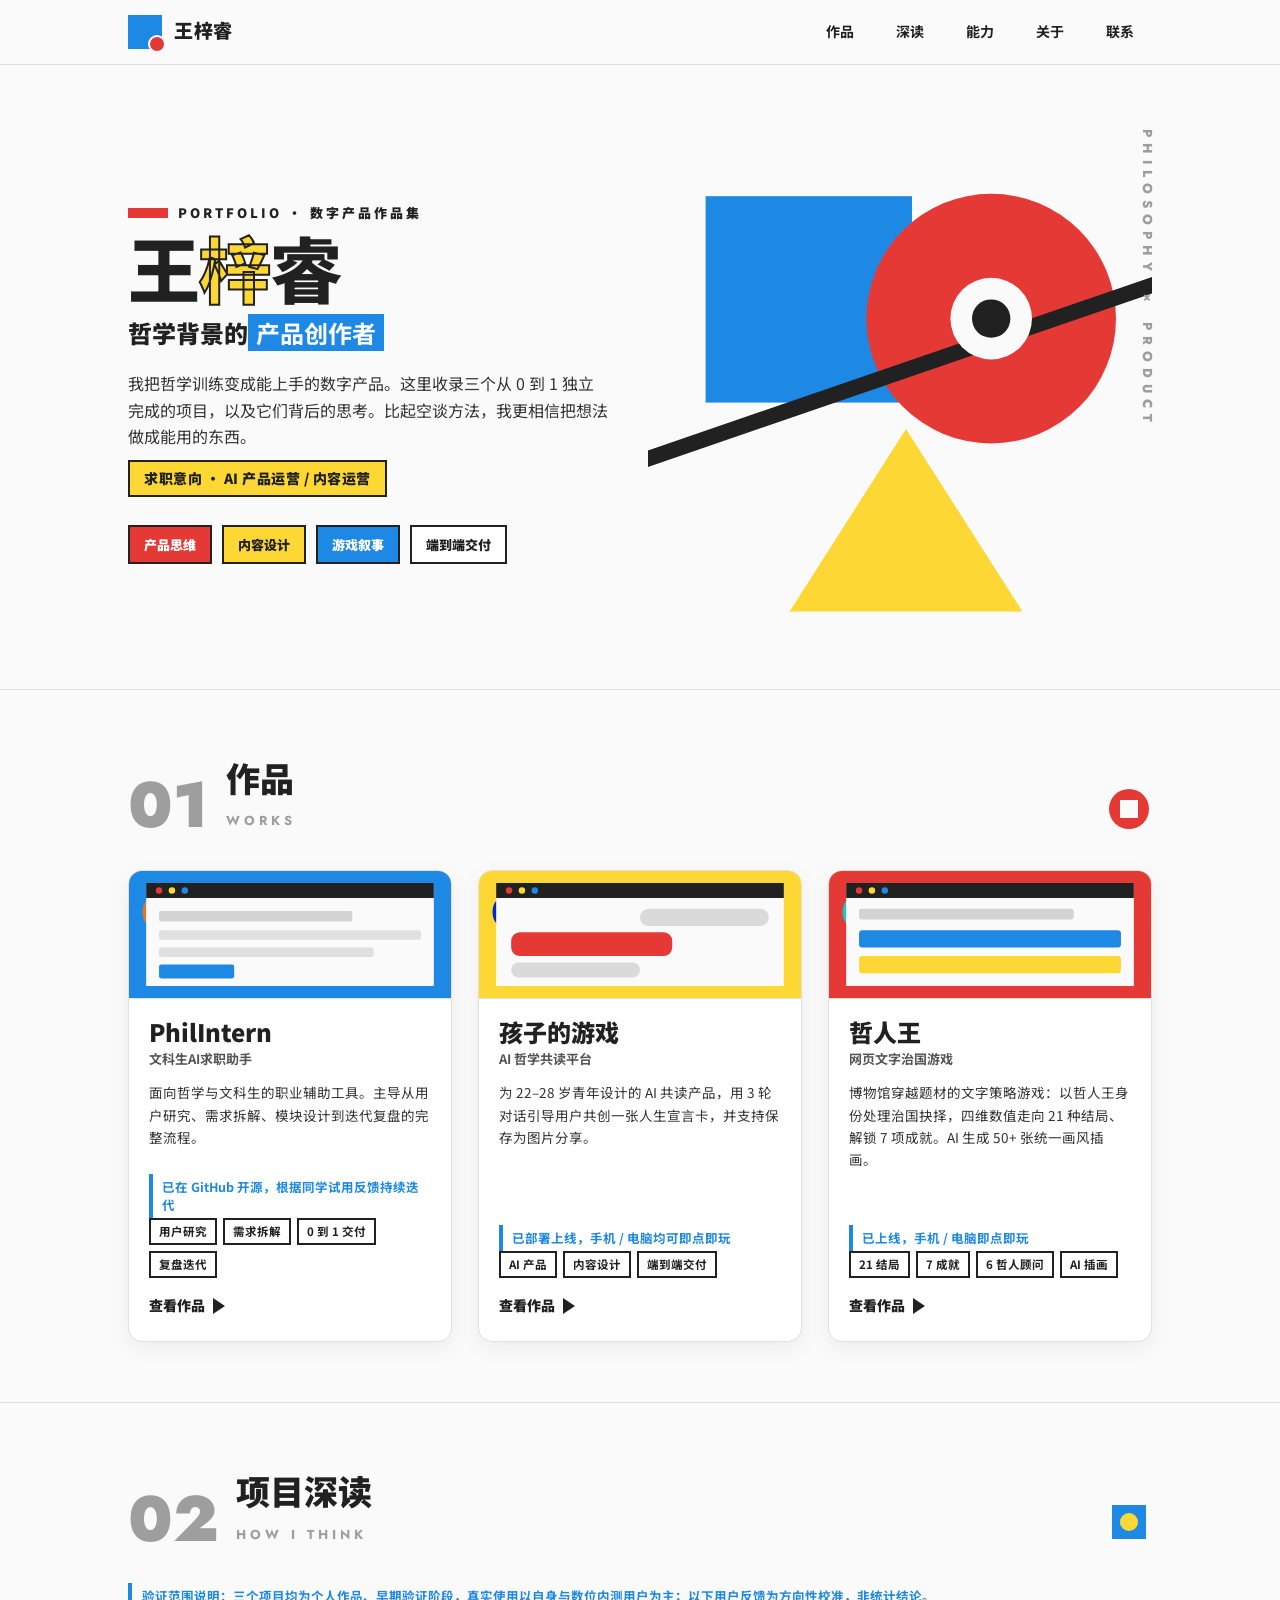
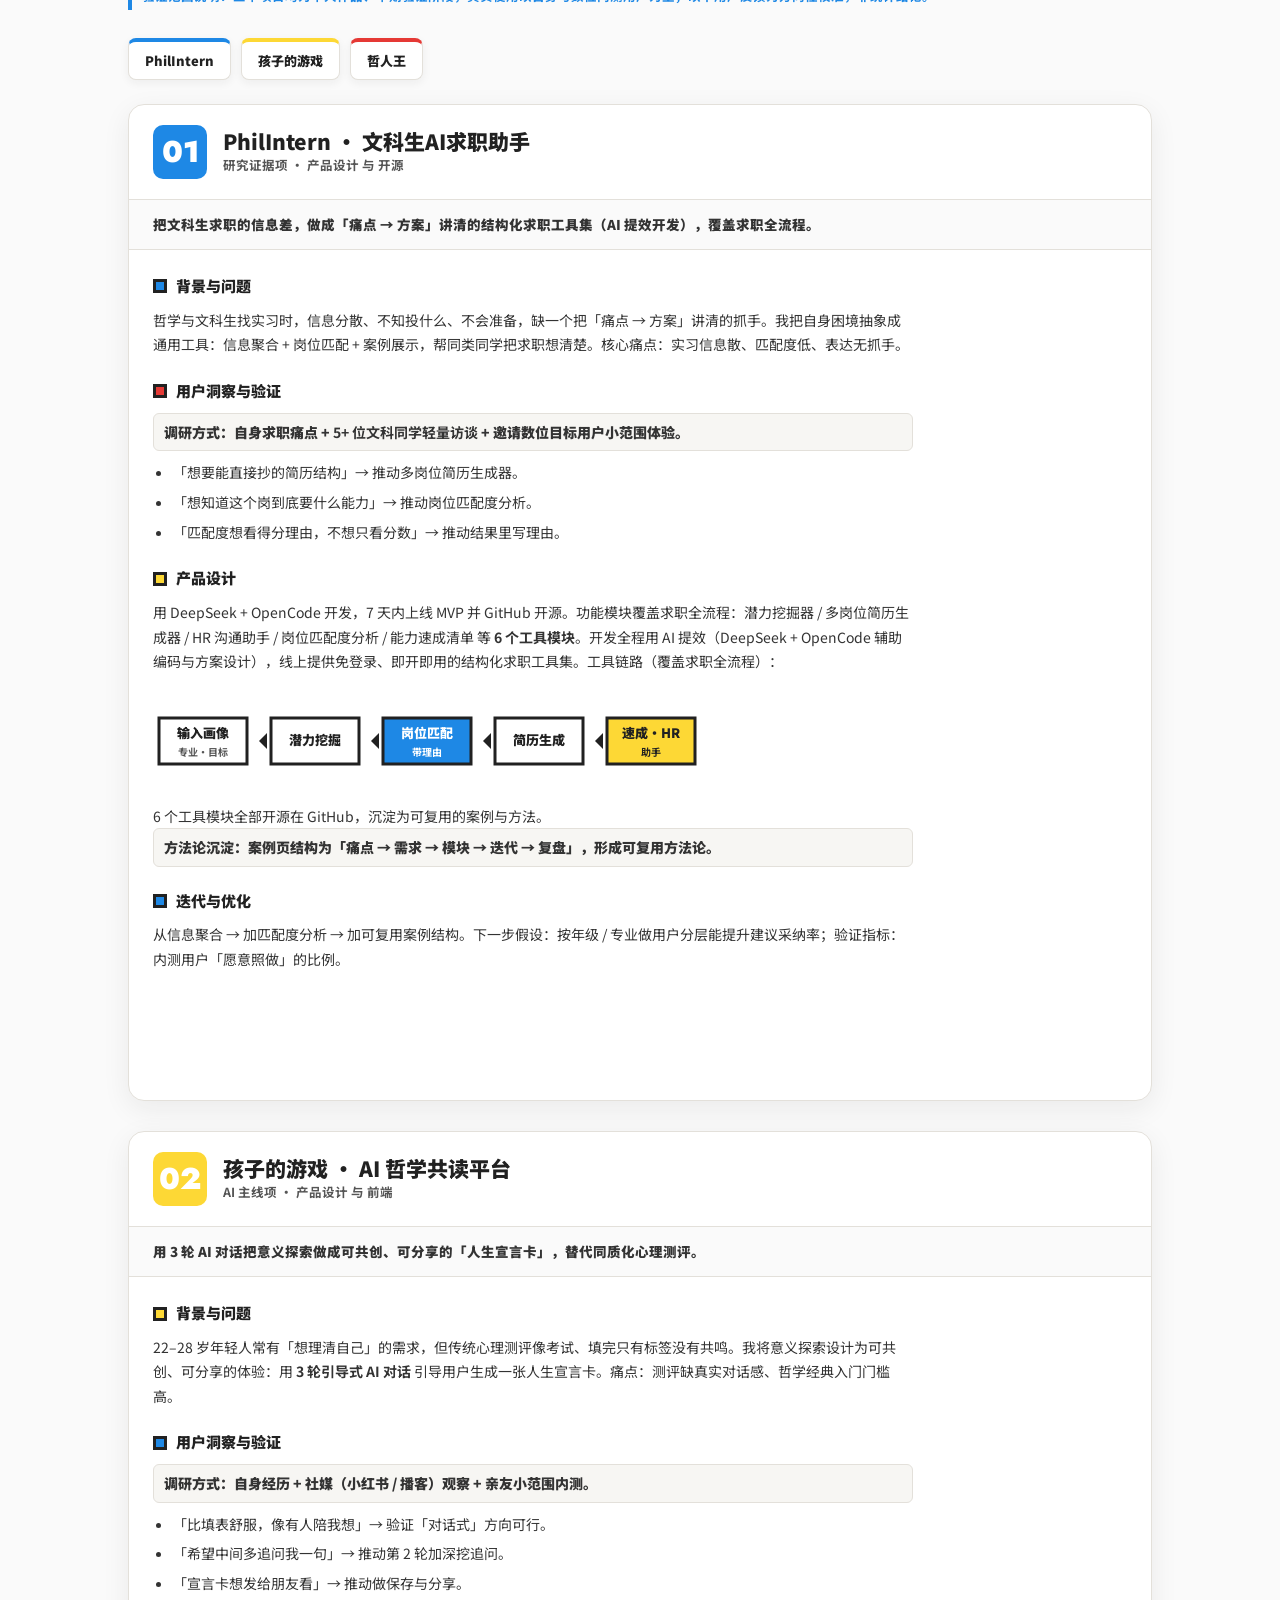
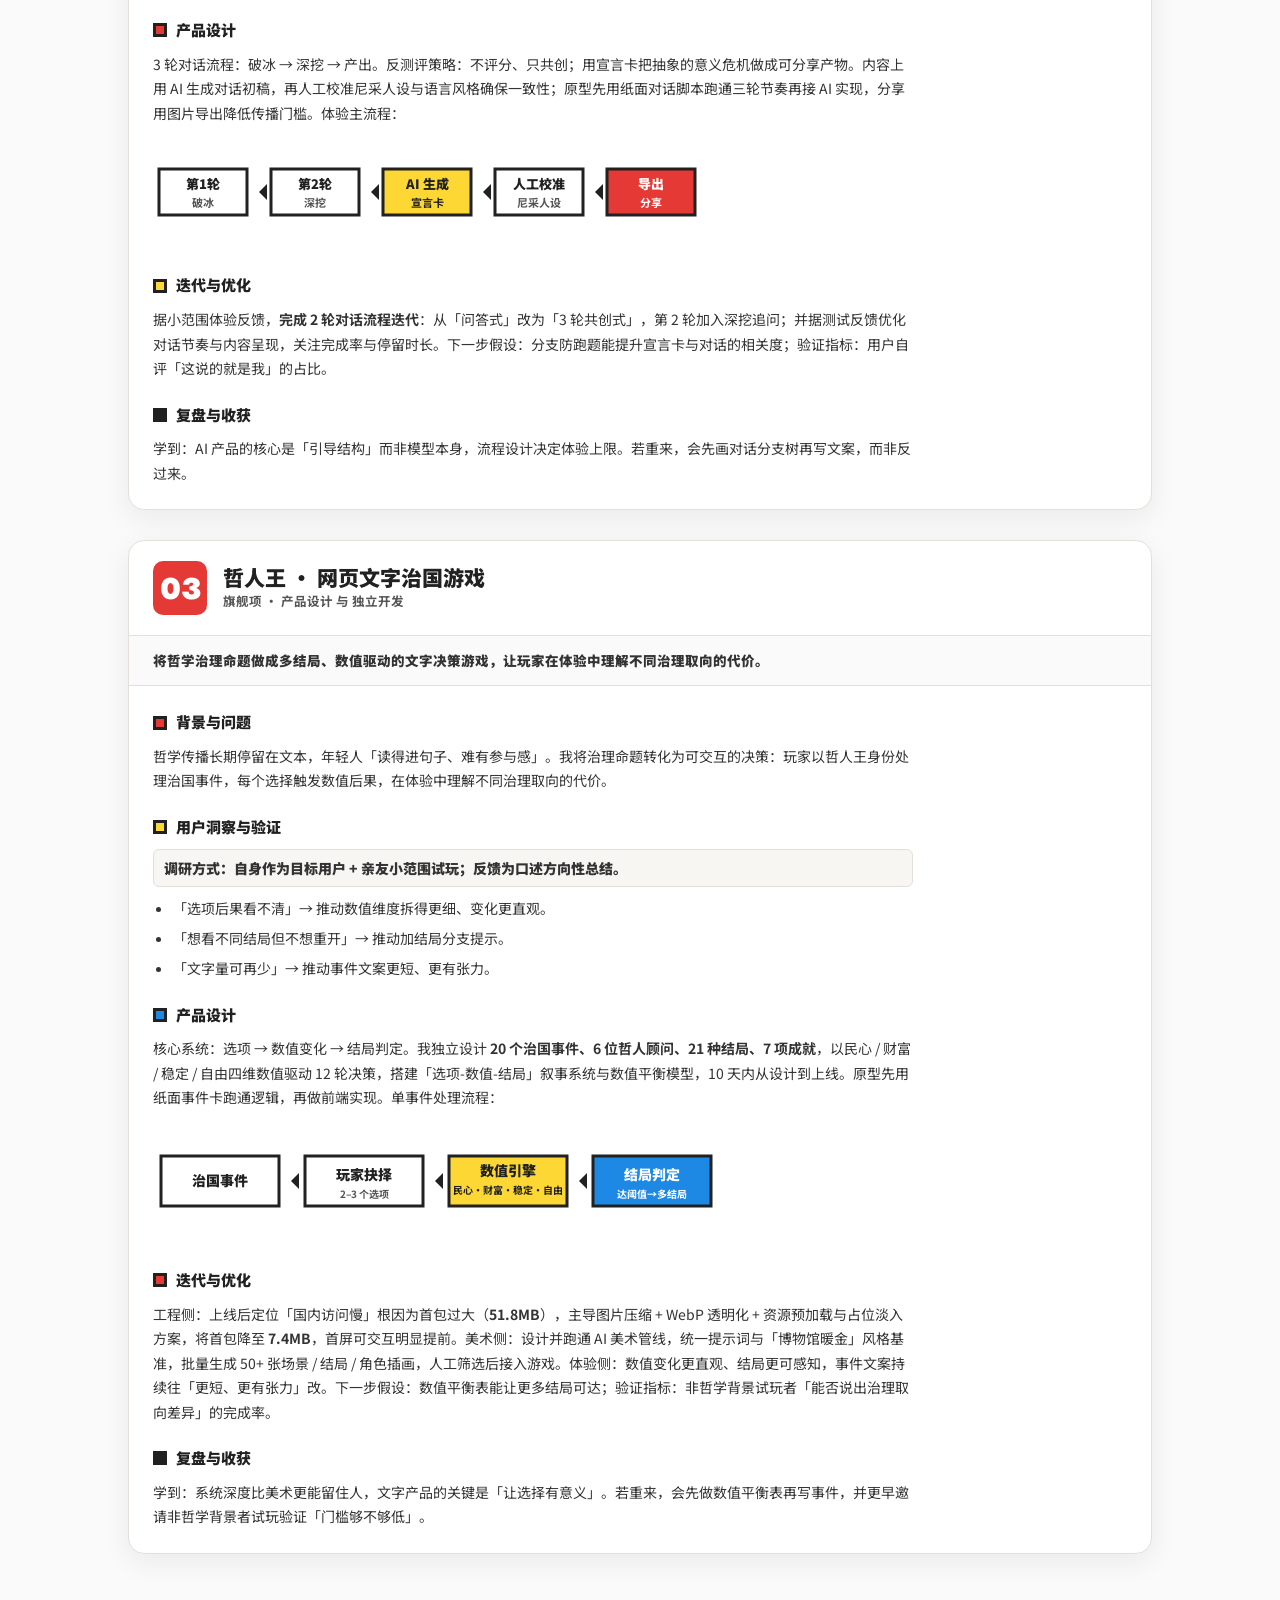
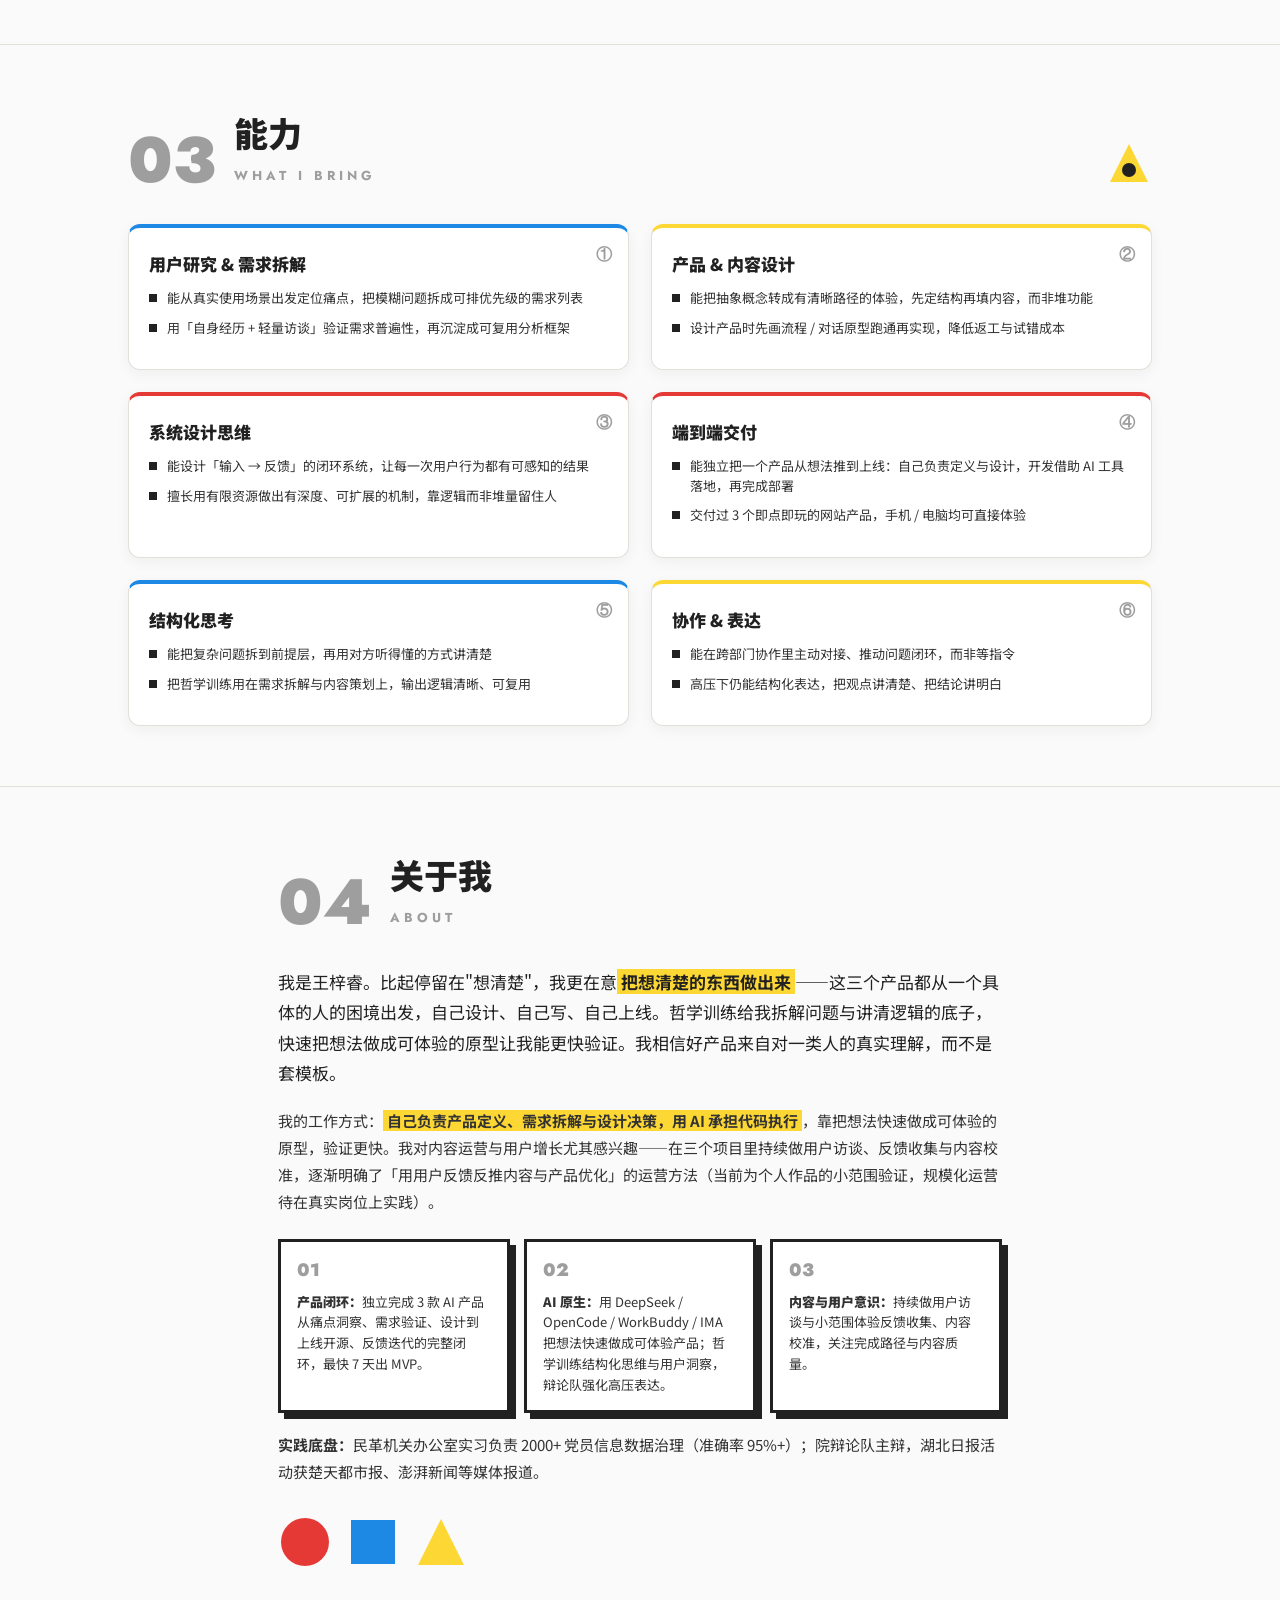
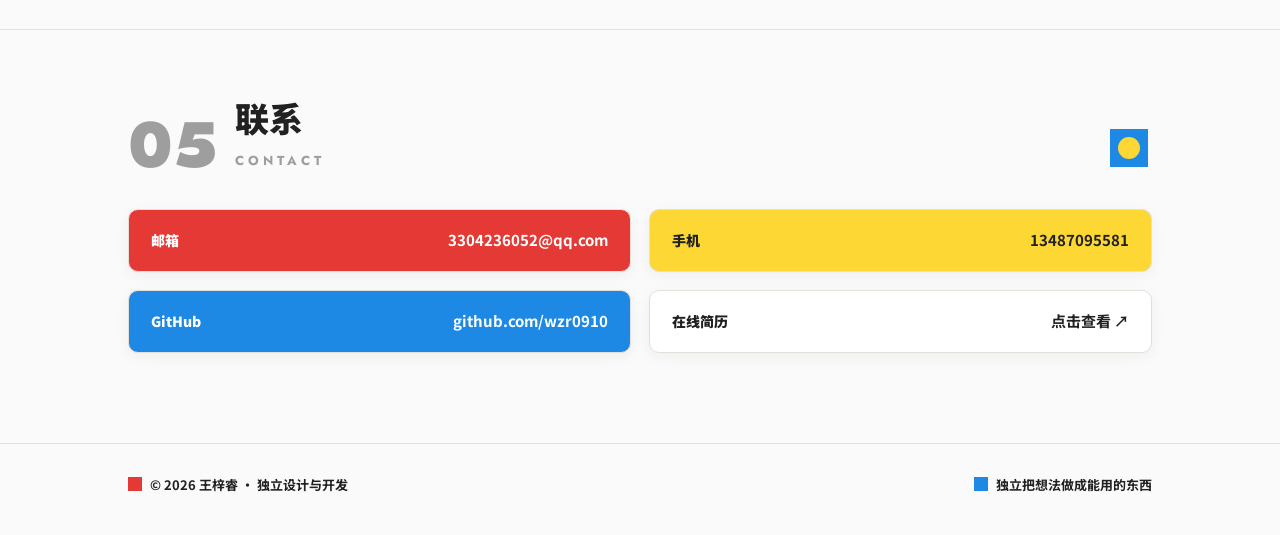
<file: index.html>
<!DOCTYPE html>
<html lang="zh-CN">
<head>
<meta charset="UTF-8" />
<meta name="viewport" content="width=device-width, initial-scale=1.0" />
<meta name="theme-color" content="#FAFAFA" />
<title>王梓睿 · 作品集</title>
<meta name="description" content="哲学背景的产品创作者，独立设计与开发三个从 0 到 1 的数字产品：PhilIntern 文科生AI求职助手、孩子的游戏 AI 共读、哲人王文字策略游戏。收录每个项目的背景、设计过程与复盘。" />
<link rel="icon" href="data:image/svg+xml,<svg xmlns='http://www.w3.org/2000/svg' viewBox='0 0 48 48'><rect width='48' height='48' fill='%23FAFAFA'/><rect x='8' y='8' width='22' height='22' fill='%231E88E5'/><circle cx='34' cy='34' r='10' fill='%23E53935'/></svg>" />
<link rel="stylesheet" href="fonts.css" />
<link rel="canonical" href="https://wzr0910.github.io/" />
<meta property="og:type" content="website" />
<meta property="og:site_name" content="王梓睿 · 作品集" />
<meta property="og:title" content="王梓睿 · 作品集｜哲学背景的产品创作者" />
<meta property="og:description" content="哲学背景的产品创作者，独立设计与开发三个从 0 到 1 的数字产品：PhilIntern 文科生AI求职助手、孩子的游戏 AI 共读、哲人王文字策略游戏。收录每个项目的背景、设计过程与复盘。" />
<meta property="og:url" content="https://wzr0910.github.io/" />
<meta property="og:image" content="https://wzr0910.github.io/og-cover.png" />
<meta property="og:image:width" content="1200" />
<meta property="og:image:height" content="630" />
<meta property="og:locale" content="zh_CN" />
<meta name="twitter:card" content="summary_large_image" />
<meta name="twitter:title" content="王梓睿 · 作品集｜哲学背景的产品创作者" />
<meta name="twitter:description" content="三个从 0 到 1 的 AI 数字产品：PhilIntern 文科生AI求职助手、孩子的游戏 AI 共读、哲人王文字策略游戏。" />
<meta name="twitter:image" content="https://wzr0910.github.io/og-cover.png" />
<script type="application/ld+json">
{"@context":"https://schema.org","@graph":[
{"@type":"Person","name":"王梓睿","url":"https://wzr0910.github.io/","jobTitle":"产品创作者（求职意向：AI 产品运营 / 内容运营）","email":"mailto:3304236052@qq.com","telephone":"+86-134-8709-5581","image":"https://wzr0910.github.io/og-cover.png","sameAs":["https://github.com/wzr0910"],"alumniOf":{"@type":"CollegeOrUniversity","name":"湖北大学"},"knowsAbout":["AI 产品设计","内容运营","用户研究","游戏叙事","端到端交付"],"description":"哲学背景的产品创作者，独立设计与开发三个从 0 到 1 的数字产品：PhilIntern 文科生AI求职助手、孩子的游戏 AI 共读、哲人王文字策略游戏。"},
{"@type":"VideoGame","name":"哲人王","url":"https://wzr0910.github.io/philosopher-king","description":"博物馆穿越题材的文字策略游戏：以哲人王身份处理治国抉择，四维数值走向 21 种结局、解锁 7 项成就。","author":{"@type":"Person","name":"王梓睿"},"applicationCategory":"Game","operatingSystem":"Web"},
{"@type":"WebApplication","name":"孩子的游戏","url":"https://wzr0910.github.io/child-game","description":"AI 哲学共读平台：用 3 轮引导式 AI 对话共创一张人生宣言卡，支持保存为图片分享。","author":{"@type":"Person","name":"王梓睿"},"operatingSystem":"Web"},
{"@type":"WebApplication","name":"PhilIntern","url":"https://wzr0910.github.io/hub","description":"文科生 AI 求职助手：岗位匹配度分析、多岗位简历生成器、HR 沟通助手等 6 个工具模块，已 GitHub 开源。","author":{"@type":"Person","name":"王梓睿"},"operatingSystem":"Web"}
]}
</script>
<script>document.documentElement.classList.add('js');</script>
<style>
  :root{
    --red:#E53935; --yellow:#FDD835; --blue:#1E88E5;
    --ink:#212121; --paper:#FAFAFA; --gray:#9E9E9E;
  }
  *{box-sizing:border-box;margin:0;padding:0;}
  html{-webkit-text-size-adjust:100%;scroll-behavior:smooth;}
  body{
    background:var(--paper); color:var(--ink);
    font-family:"Noto Sans SC",-apple-system,BlinkMacSystemFont,"PingFang SC","Microsoft YaHei",sans-serif;
    line-height:1.65; -webkit-font-smoothing:antialiased; overflow-x:hidden;
  }
  .jost{font-family:"Jost","Noto Sans SC",sans-serif;}
  a{color:inherit;text-decoration:none;}
  a:focus-visible,button:focus-visible{outline:3px solid var(--blue);outline-offset:2px;border-radius:2px;}
  .wrap{max-width:1080px;margin:0 auto;padding:0 28px;}

  /* ===== NAV ===== */
  .nav{position:sticky;top:0;z-index:30;background:rgba(250,250,250,.88);backdrop-filter:blur(10px);-webkit-backdrop-filter:blur(10px);border-bottom:1px solid #E3E0DA;}
  .nav-in{display:flex;align-items:center;justify-content:space-between;height:64px;}
  .nav-top{display:flex;align-items:center;justify-content:space-between;gap:12px;}
  .nav-toggle{display:none;}
  .brand{display:flex;align-items:center;gap:12px;font-weight:900;font-size:19px;letter-spacing:.5px;}
  .mark{width:34px;height:34px;position:relative;flex:none;}
  .mark .sq{position:absolute;inset:0;background:var(--blue);}
  .mark .ci{position:absolute;width:18px;height:18px;border-radius:50%;background:var(--red);right:-4px;bottom:-4px;border:2px solid var(--paper);}
  .brand-name{font-family:"Jost","Noto Sans SC",sans-serif;}
  .links{display:flex;gap:6px;}
  .links a{padding:9px 18px;font-weight:700;font-size:14px;position:relative;}
  .links a:hover{background:var(--yellow);}

  /* ===== HERO ===== */
  .hero{padding:64px 0 56px;position:relative;}
  .hero-in{display:grid;grid-template-columns:1fr 1.05fr;gap:40px;align-items:center;}
  .kicker{display:inline-flex;align-items:center;gap:10px;font-weight:800;font-size:13px;letter-spacing:3px;text-transform:uppercase;}
  .kicker .bar{width:40px;height:10px;background:var(--red);}
  .hero h1{font-family:"Jost","Noto Sans SC",sans-serif;font-weight:900;font-size:clamp(42px,6.5vw,72px);line-height:.98;letter-spacing:-1px;margin:14px 0 4px;}
  .hero h1 .yl{color:var(--yellow);-webkit-text-stroke:2px var(--ink);}
  .role-line{font-size:clamp(18px,2.4vw,24px);font-weight:900;margin-bottom:18px;}
  .role-line b{background:var(--blue);color:#fff;padding:1px 8px;}
  .lead{font-size:16px;max-width:480px;color:#333;}
  .tags{display:flex;gap:10px;flex-wrap:wrap;margin-top:26px;}
  .tag{font-weight:800;font-size:13px;padding:7px 14px;border:2px solid var(--ink);}
  .tag.r{background:var(--red);color:#fff;border-color:var(--ink);}
  .tag.y{background:var(--yellow);}
  .tag.b{background:var(--blue);color:#fff;}
  .tag.w{background:#fff;}
  .hero-art{position:relative;aspect-ratio:1/1;}
  .hero-art svg{width:100%;height:100%;display:block;}
  /* 侧边竖排文字 */
  .vtext{position:absolute;right:-6px;top:0;writing-mode:vertical-rl;font-family:"Jost",sans-serif;font-weight:800;letter-spacing:6px;font-size:13px;color:var(--gray);}

  /* ===== SECTION ===== */
  .sec{padding:60px 0;border-top:1px solid #E3E0DA;position:relative;}
  .sec-head{display:flex;align-items:flex-end;gap:18px;margin-bottom:38px;}
  .sec-no{font-family:"Jost",sans-serif;font-weight:900;font-size:clamp(40px,6vw,64px);line-height:.8;color:var(--gray);}
  .sec-tt{font-size:clamp(24px,3.4vw,34px);font-weight:900;margin:0;}
  .sec-tt .en{display:block;font-family:"Jost",sans-serif;font-weight:700;font-size:13px;letter-spacing:4px;color:var(--gray);text-transform:uppercase;margin-top:4px;}
  .sec-shape{margin-left:auto;width:46px;height:46px;flex:none;}

  /* ===== WORKS ===== */
  .grid{display:grid;grid-template-columns:repeat(3,1fr);gap:26px;}
  .card{background:#fff;border:1px solid #E3E0DA;border-radius:14px;overflow:hidden;display:flex;flex-direction:column;
        box-shadow:0 6px 20px rgba(33,33,33,.06);transition:transform .22s cubic-bezier(.22,.61,.36,1),box-shadow .22s ease;}
  .card:hover{transform:translateY(-5px);box-shadow:0 18px 40px rgba(33,33,33,.12);}
  .card-top{height:128px;position:relative;overflow:hidden;border-bottom:1px solid #E3E0DA;}
  .card-top .num{position:absolute;top:8px;left:12px;font-family:"Jost",sans-serif;font-weight:900;font-size:40px;color:#fff;mix-blend-mode:difference;}
  .card-body{padding:20px 20px 24px;display:flex;flex-direction:column;flex:1;}
  .card .ttl{font-size:24px;font-weight:900;line-height:1.1;margin:0;}
  .card .sub{font-size:13px;font-weight:700;color:#555;margin:3px 0 12px;}
  .card .desc{font-size:13.5px;color:#333;flex:1;margin-bottom:14px;}
  .chips{display:flex;flex-wrap:wrap;gap:6px;margin-bottom:16px;}
  .chips span{font-size:11.5px;font-weight:700;border:2px solid var(--ink);padding:2px 8px;}
  .go{font-weight:900;font-size:14px;display:inline-flex;align-items:center;gap:8px;align-self:flex-start;}
  .go .ar{width:0;height:0;border-top:8px solid transparent;border-bottom:8px solid transparent;border-left:12px solid var(--ink);transition:transform .18s ease;}
  .card:hover .go .ar{transform:translateX(4px);}

  /* ===== CAPS ===== */
  .grid-caps{display:grid;grid-template-columns:repeat(2,1fr);gap:22px;}
  .cap{background:#fff;border:1px solid #E3E0DA;border-top:4px solid var(--ink);border-radius:12px;padding:22px 20px;position:relative;box-shadow:0 4px 14px rgba(33,33,33,.05);transition:transform .22s cubic-bezier(.22,.61,.36,1),box-shadow .22s ease;}
  .cap:hover{transform:translateY(-4px);box-shadow:0 12px 28px rgba(33,33,33,.1);}
  .cap:nth-child(1){border-top-color:var(--blue);}
  .cap:nth-child(2){border-top-color:var(--yellow);}
  .cap:nth-child(3){border-top-color:var(--red);}
  .cap:nth-child(4){border-top-color:var(--red);}
  .cap:nth-child(5){border-top-color:var(--blue);}
  .cap:nth-child(6){border-top-color:var(--yellow);}
  .cap h4{font-size:17px;font-weight:900;margin-bottom:10px;}
  .cap ul{list-style:none;margin-top:2px;}
  .cap li{position:relative;padding-left:18px;font-size:13px;color:#333;margin-bottom:10px;line-height:1.5;}
  .cap li::before{content:"";position:absolute;left:0;top:6px;width:8px;height:8px;background:var(--ink);}
  .cap .idx{position:absolute;top:14px;right:16px;font-family:"Jost",sans-serif;font-weight:900;font-size:16px;color:var(--gray);}

  /* ===== ABOUT ===== */
  .about-in{max-width:780px;}
  .about p{font-size:17px;line-height:1.8;}
  .about .hl{background:var(--yellow);padding:0 4px;font-weight:700;}
  .about .acc{display:flex;gap:14px;flex-wrap:wrap;margin-top:30px;}
  .about .acc .b{width:54px;height:54px;flex:none;}

  /* ===== CONTACT ===== */
  .crows{display:grid;grid-template-columns:1fr 1fr;gap:18px;}
  .crow{display:flex;align-items:center;justify-content:space-between;border:1px solid #E3E0DA;border-radius:10px;padding:18px 22px;box-shadow:0 4px 14px rgba(33,33,33,.05);transition:transform .18s ease,box-shadow .18s ease;}
  a.crow:hover{transform:translateY(-3px);box-shadow:0 10px 24px rgba(33,33,33,.12);}
  .crow .k{font-weight:900;font-size:14px;}
  .crow .v{font-weight:700;font-size:15px;text-align:right;}
  .crow:nth-child(1){background:var(--red);color:#fff;}
  .crow:nth-child(2){background:var(--yellow);}
  .crow:nth-child(3){background:var(--blue);color:#fff;}
  .crow:nth-child(4){background:#fff;}

  footer{border-top:1px solid #E3E0DA;margin-top:30px;padding:30px 0 40px;}
  .foot-in{display:flex;justify-content:space-between;flex-wrap:wrap;gap:12px;font-weight:700;font-size:13px;}
  .foot-in .blk{display:flex;gap:8px;align-items:center;}
  .foot-in .d{width:14px;height:14px;}

  /* ===== 新增：求职意向 / 作品结果 / 关于补充 ===== */
  .intent{display:inline-block;font-weight:900;font-size:14px;letter-spacing:.5px;background:var(--yellow);border:2px solid var(--ink);padding:5px 14px;margin:10px 0 2px;}
  .edu{font-size:13px;font-weight:700;color:#555;margin:2px 0 0;}
  .result{font-size:12.5px;font-weight:700;color:var(--blue);border-left:4px solid var(--blue);padding:4px 0 4px 9px;margin:12px 0 0;line-height:1.45;}
  .about .about-2{font-size:15px;line-height:1.8;margin-top:18px;color:#333;}
  .adv-grid{display:grid;grid-template-columns:1fr 1fr 1fr;gap:14px;margin-top:24px;}
  .adv{background:#fff;border:3px solid var(--ink);padding:14px 16px;box-shadow:6px 6px 0 var(--ink);}
  .adv .adv-no{font-family:"Jost",sans-serif;font-weight:900;font-size:18px;color:var(--gray);}
  .adv p{font-size:13px;line-height:1.6;color:#333;margin-top:6px;}
  .adv b{font-weight:900;}

  /* ===== 项目深读 / 设计过程 ===== */
  .deep .case{border:1px solid #E3E0DA;border-radius:16px;background:#fff;box-shadow:0 8px 28px rgba(33,33,33,.07);margin-bottom:30px;overflow:hidden;}
  .deep .case-h{display:flex;align-items:center;gap:16px;padding:20px 24px;border-bottom:1px solid #E3E0DA;}
  .deep .case-h .no{font-family:"Jost",sans-serif;font-weight:900;font-size:30px;color:#fff;width:54px;height:54px;display:flex;align-items:center;justify-content:center;flex:none;border-radius:10px;}
  .deep .case-h .t{font-size:21px;font-weight:900;line-height:1.15;margin:0;}
  .deep .case-h .s{font-size:12.5px;font-weight:700;color:#555;margin-top:2px;}
  .deep .case-b{padding:24px;}
  .deep .blk{margin-bottom:22px;max-width:760px;}
  .deep .blk:last-child{margin-bottom:0;}
  .deep .blk-h{display:flex;align-items:center;gap:9px;font-weight:900;font-size:15px;margin-bottom:9px;}
  .deep .blk-h .dot{width:14px;height:14px;flex:none;border:3px solid var(--ink);}
  .deep .blk p{font-size:14px;line-height:1.75;color:#333;}
  .deep .blk ul{margin:6px 0 0;padding-left:20px;}
  .deep .blk li{font-size:14px;line-height:1.7;color:#333;margin-bottom:6px;}
  .deep .flow{width:100%;max-width:560px;height:auto;margin:6px 0 4px;display:block;}
  .deep .note{font-size:12.5px;font-weight:700;color:var(--blue);border-left:4px solid var(--blue);padding:4px 0 4px 10px;margin:10px 0 0;line-height:1.5;}
  .deep .honest{background:#FFF8E1;border:1px solid #F5E1A4;border-left:5px solid var(--yellow);border-radius:10px;padding:16px 20px;font-size:13.5px;line-height:1.7;margin-bottom:30px;}
  .deep .honest b{font-weight:900;}
  /* 深读区项目快速跳转 */
  .deep-nav{display:flex;gap:10px;flex-wrap:wrap;margin:0 0 24px;}
  .deep-nav a{font-weight:900;font-size:13px;border:1px solid #E3E0DA;border-top:4px solid var(--ink);border-radius:8px;padding:8px 16px;background:#fff;box-shadow:0 3px 10px rgba(33,33,33,.06);transition:transform .18s ease,box-shadow .18s ease;}
  .deep-nav a:hover{transform:translateY(-2px);box-shadow:0 8px 20px rgba(33,33,33,.1);}
  .deep-nav a:nth-child(1){border-top-color:var(--blue);}
  .deep-nav a:nth-child(2){border-top-color:var(--yellow);}
  .deep-nav a:nth-child(3){border-top-color:var(--red);}
  /* 深读项链接条（速览卡精简为：一句定位 + 入口） */
  .deep .deep-link{display:flex;justify-content:space-between;align-items:center;gap:14px;flex-wrap:wrap;border-bottom:1px solid #E3E0DA;background:var(--paper);padding:14px 24px;}
  .deep .deep-link .dl-pos{font-size:13.5px;font-weight:800;color:#333;flex:1;min-width:200px;line-height:1.55;}
  .deep .cta-row{display:flex;gap:12px;flex-wrap:wrap;align-items:center;}
  .deep .cta{display:inline-flex;align-items:center;gap:8px;font-weight:900;font-size:13px;text-decoration:none;border:1px solid #E3E0DA;border-radius:8px;padding:9px 15px;box-shadow:0 3px 10px rgba(33,33,33,.06);transition:transform .18s ease,box-shadow .18s ease;}
  .deep .cta:hover{transform:translateY(-2px);box-shadow:0 8px 20px rgba(33,33,33,.1);}
  .deep .cta.r{background:var(--red);color:#fff;border-color:var(--red);}
  .deep .cta.b{background:var(--blue);color:#fff;border-color:var(--blue);}
  .deep .cta.y{background:var(--yellow);color:var(--ink);border-color:#E9C825;}
  .deep .cta .ar{width:0;height:0;border-top:7px solid transparent;border-bottom:7px solid transparent;border-left:10px solid currentColor;}
  .deep .method{font-size:12.5px;font-weight:800;color:#555;background:#F7F6F3;border:1px solid #E3E0DA;border-radius:6px;padding:6px 10px;margin-bottom:10px;line-height:1.5;}
  @media(max-width:880px){
    .deep .case-h .t{font-size:18px;}
    .hero-in{grid-template-columns:1fr;gap:36px;}
    .hero-art{max-width:360px;}
    .grid,.grid-caps,.adv-grid{grid-template-columns:1fr;}
    .crows{grid-template-columns:1fr;}
    .nav-in{flex-direction:column;height:auto;align-items:stretch;gap:4px;padding:10px 0;}
    .nav-top{display:flex;align-items:center;justify-content:space-between;gap:12px;}
    .js .nav-toggle{display:inline-flex;flex-direction:column;align-items:center;justify-content:center;gap:5px;width:44px;height:44px;padding:0;background:var(--paper);border:2px solid var(--ink);cursor:pointer;flex:none;}
    .nav-toggle .bar{display:block;width:20px;height:3px;background:var(--ink);}
    .js .links{display:none;width:100%;border-top:3px solid var(--ink);padding-top:0;gap:0;}
    .js .links.open{display:flex;flex-direction:column;}
    .js .links a{border-left:none;border-top:2px solid var(--ink);flex:none;white-space:nowrap;padding:14px 10px;font-size:15px;text-align:center;width:100%;}
    .js .links a:first-child{border-top:none;}
    .links{display:flex;flex-wrap:nowrap;overflow-x:auto;width:100%;border-top:3px solid var(--ink);padding-top:8px;}
    .links a{border-left:2px solid var(--ink);flex:none;white-space:nowrap;}
    .vtext{display:none;}
  }
  /* ===== 趣味化动效 ===== */
  #progress{position:fixed;top:0;left:0;height:3px;width:0;background:linear-gradient(90deg,var(--blue) 0%,var(--yellow) 60%,var(--red) 100%);z-index:60;transition:width .12s linear;}
  /* 滚动进入 */
  .js .reveal{opacity:0;transform:translateY(26px);transition:opacity .6s ease,transform .7s cubic-bezier(.22,.61,.36,1);}
  .js .reveal.in{opacity:1;transform:none;}
  /* hero 漂浮 + 视差 */
  .hero-art{cursor:pointer;animation:floaty 7s ease-in-out infinite;}
  .hero-art.nofloat{animation:none;}
  @keyframes floaty{0%,100%{transform:translateY(0)}50%{transform:translateY(-9px)}}
  .hero-art svg{width:100%;height:100%;display:block;}
  .hero-art svg rect,.hero-art svg circle,.hero-art svg polygon{transition:transform .4s cubic-bezier(.22,.61,.36,1);}
  /* 作品卡迷你演示 */
  .card-demo{position:absolute;inset:0;background:rgba(33,33,33,.94);color:#fff;display:flex;flex-direction:column;justify-content:center;gap:10px;padding:20px 22px;opacity:0;pointer-events:none;transition:opacity .25s ease;}
  .card:hover .card-demo{opacity:1;}
  .card-demo .cd-ttl{font-weight:900;font-size:12px;letter-spacing:2px;color:#BDBDBD;margin-bottom:2px;}
  .card-demo .dl{display:flex;align-items:center;gap:10px;font-size:12.5px;font-weight:700;}
  .card-demo .dl .lb{width:64px;flex:none;color:#E0E0E0;}
  .card-demo .dl .tr{flex:1;height:9px;background:rgba(255,255,255,.16);border-radius:5px;overflow:hidden;}
  .card-demo .dl .tr i{display:block;height:100%;width:0;background:linear-gradient(90deg,var(--blue),var(--yellow),var(--red));border-radius:5px;}
  .card-demo .dl .vl{width:34px;text-align:right;color:#fff;font-weight:900;}
  .card-demo .cd-bubble{background:#fff;color:#212121;border-radius:14px 14px 14px 4px;padding:14px 16px;font-size:14px;line-height:1.6;font-weight:700;max-width:260px;min-height:52px;}
  .card-demo .cd-bubble .caret{display:inline-block;width:2px;height:1em;background:var(--red);vertical-align:-2px;margin-left:2px;animation:blink 1s steps(2) infinite;}
  @keyframes blink{50%{opacity:0}}
  .card-demo .cd-cap{margin-top:4px;font-size:12px;font-weight:800;color:#BDBDBD;letter-spacing:1px;}
  /* 哲学引语 toast */
  .quote-toast{position:fixed;right:22px;bottom:22px;max-width:340px;background:#fff;border:1px solid #E3E0DA;border-left:6px solid var(--blue);border-radius:12px;padding:15px 18px;box-shadow:0 14px 40px rgba(33,33,33,.16);z-index:70;opacity:0;transform:translateY(14px);transition:opacity .3s ease,transform .3s ease;font-size:14px;line-height:1.65;}
  .quote-toast.show{opacity:1;transform:none;}
  .quote-toast .src{display:block;margin-top:7px;font-weight:900;font-size:12px;color:var(--blue);letter-spacing:1px;}
  /* 导航章节高亮 */
  .links a.cur{background:var(--yellow);}
  @media(max-width:880px){
    .card-demo{display:none;}
  }
  @media (prefers-reduced-motion:reduce){
    html{scroll-behavior:auto;}
    *,*::before,*::after{animation:none !important;transition:none !important;}
    .js .reveal{opacity:1;transform:none;}
  }
</style>
</head>
<body>

  <header class="nav">
    <div class="wrap nav-in">
      <div class="nav-top">
        <div class="brand"><span class="mark"><span class="sq"></span><span class="ci"></span></span><span class="brand-name">王梓睿</span></div>
        <button class="nav-toggle" type="button" aria-label="打开菜单" aria-expanded="false" aria-controls="nav-links"><span class="bar"></span><span class="bar"></span><span class="bar"></span></button>
      </div>
      <nav class="links" id="nav-links">
        <a href="#works">作品</a>
        <a href="#deep">深读</a>
        <a href="#caps">能力</a>
        <a href="#about">关于</a>
        <a href="#contact">联系</a>
      </nav>
    </div>
  </header>

  <section class="hero">
    <div class="wrap hero-in">
      <div class="hero-text">
        <span class="kicker"><span class="bar"></span>PORTFOLIO · 数字产品作品集</span>
        <h1 class="jost">王<span class="yl">梓</span>睿</h1>
        <p class="role-line">哲学背景的<b>产品创作者</b></p>
        <p class="lead">我把哲学训练变成能上手的数字产品。这里收录三个从 0 到 1 独立完成的项目，以及它们背后的思考。比起空谈方法，我更相信把想法做成能用的东西。</p>
        <p class="intent">求职意向 · AI 产品运营 / 内容运营</p>
        <div class="tags">
          <span class="tag r">产品思维</span>
          <span class="tag y">内容设计</span>
          <span class="tag b">游戏叙事</span>
          <span class="tag w">端到端交付</span>
        </div>
      </div>
      <div class="hero-art">
        <span class="vtext jost">PHILOSOPHY × PRODUCT</span>
        <svg viewBox="0 0 420 420" role="img" aria-label="包豪斯几何构成">
          <!-- 网格底 -->
          <rect x="0" y="0" width="420" height="420" fill="#FAFAFA"/>
          <!-- 蓝色正方形：稳定/秩序 -->
          <rect class="f1" x="48" y="56" width="172" height="172" fill="#1E88E5"/>
          <!-- 红色圆形：无限/运动 -->
          <circle class="f2" cx="286" cy="158" r="104" fill="#E53935"/>
          <!-- 黄色三角形：方向/张力 -->
          <polygon class="f3" points="118,402 312,402 215,250" fill="#FDD835"/>
          <!-- 黑色对角线：动态 -->
          <rect class="f4 f4line" x="-30" y="196" width="500" height="13" fill="#212121" transform="rotate(-19 210 202)"/>
          <!-- 白色小圆：对比细节 -->
          <circle class="f4" cx="286" cy="158" r="34" fill="#FAFAFA"/>
          <circle class="f4" cx="286" cy="158" r="16" fill="#212121"/>
        </svg>
      </div>
    </div>
  </section>

  <section class="sec" id="works">
    <div class="wrap">
      <div class="sec-head">
        <span class="sec-no jost">01</span>
        <h2 class="sec-tt">作品<span class="en">Works</span></h2>
        <svg class="sec-shape" viewBox="0 0 46 46"><circle cx="23" cy="23" r="20" fill="#E53935"/><rect x="14" y="14" width="18" height="18" fill="#FAFAFA"/></svg>
      </div>
      <div class="grid">

        <a class="card" href="https://wzr0910.github.io/hub" target="_blank" rel="noopener">
          <div class="card-top" style="background:var(--blue);">
            <span class="num jost">01</span>
            <svg viewBox="0 0 300 128" preserveAspectRatio="xMidYMid slice" style="position:absolute;inset:0;width:100%;height:100%;">
              <rect x="16" y="16" width="268" height="96" fill="#FAFAFA"/>
              <rect x="16" y="16" width="268" height="14" fill="#212121"/>
              <circle cx="28" cy="23" r="3" fill="#E53935"/><circle cx="40" cy="23" r="3" fill="#FDD835"/><circle cx="52" cy="23" r="3" fill="#1E88E5"/>
              <rect x="28" y="42" width="180" height="10" rx="2" fill="#212121" opacity=".18"/>
              <rect x="28" y="60" width="244" height="9" rx="2" fill="#212121" opacity=".12"/>
              <rect x="28" y="76" width="200" height="9" rx="2" fill="#212121" opacity=".12"/>
              <rect x="28" y="92" width="70" height="13" rx="2" fill="#1E88E5"/>
            </svg>
          </div>
          <div class="card-body">
            <h3 class="ttl">PhilIntern</h3>
            <div class="sub">文科生AI求职助手</div>
            <p class="desc">面向哲学与文科生的职业辅助工具。主导从用户研究、需求拆解、模块设计到迭代复盘的完整流程。</p>
            <p class="result">已在 GitHub 开源，根据同学试用反馈持续迭代</p>
            <div class="chips"><span>用户研究</span><span>需求拆解</span><span>0 到 1 交付</span><span>复盘迭代</span></div>
            <span class="go">查看作品 <span class="ar"></span></span>
          </div>
        </a>

        <a class="card" href="https://wzr0910.github.io/child-game" target="_blank" rel="noopener">
          <div class="card-top" style="background:var(--yellow);">
            <span class="num jost">02</span>
            <svg viewBox="0 0 300 128" preserveAspectRatio="xMidYMid slice" style="position:absolute;inset:0;width:100%;height:100%;">
              <rect x="16" y="16" width="268" height="96" fill="#FAFAFA"/>
              <rect x="16" y="16" width="268" height="14" fill="#212121"/>
              <circle cx="28" cy="23" r="3" fill="#E53935"/><circle cx="40" cy="23" r="3" fill="#FDD835"/><circle cx="52" cy="23" r="3" fill="#1E88E5"/>
              <rect x="150" y="40" width="120" height="16" rx="8" fill="#212121" opacity=".15"/>
              <rect x="30" y="62" width="150" height="22" rx="8" fill="#E53935"/>
              <rect x="30" y="90" width="120" height="14" rx="7" fill="#212121" opacity=".15"/>
            </svg>
          </div>
          <div class="card-body">
            <h3 class="ttl">孩子的游戏</h3>
            <div class="sub">AI 哲学共读平台</div>
            <p class="desc">为 22–28 岁青年设计的 AI 共读产品，用 3 轮对话引导用户共创一张人生宣言卡，并支持保存为图片分享。</p>
            <p class="result">已部署上线，手机 / 电脑均可即点即玩</p>
            <div class="chips"><span>AI 产品</span><span>内容设计</span><span>端到端交付</span></div>
            <span class="go">查看作品 <span class="ar"></span></span>
          </div>
        </a>

        <a class="card" href="https://wzr0910.github.io/philosopher-king" target="_blank" rel="noopener">
          <div class="card-top" style="background:var(--red);">
            <span class="num jost">03</span>
            <svg viewBox="0 0 300 128" preserveAspectRatio="xMidYMid slice" style="position:absolute;inset:0;width:100%;height:100%;">
              <rect x="16" y="16" width="268" height="96" fill="#FAFAFA"/>
              <rect x="16" y="16" width="268" height="14" fill="#212121"/>
              <circle cx="28" cy="23" r="3" fill="#E53935"/><circle cx="40" cy="23" r="3" fill="#FDD835"/><circle cx="52" cy="23" r="3" fill="#1E88E5"/>
              <rect x="28" y="40" width="200" height="10" rx="2" fill="#212121" opacity=".18"/>
              <rect x="28" y="60" width="244" height="16" rx="3" fill="#1E88E5"/>
              <rect x="28" y="84" width="244" height="16" rx="3" fill="#FDD835"/>
            </svg>
          </div>
          <div class="card-body">
            <h3 class="ttl">哲人王</h3>
            <div class="sub">网页文字治国游戏</div>
            <p class="desc">博物馆穿越题材的文字策略游戏：以哲人王身份处理治国抉择，四维数值走向 21 种结局、解锁 7 项成就。AI 生成 50+ 张统一画风插画。</p>
            <p class="result">已上线，手机 / 电脑即点即玩</p>
            <div class="chips"><span>21 结局</span><span>7 成就</span><span>6 哲人顾问</span><span>AI 插画</span></div>
            <span class="go">查看作品 <span class="ar"></span></span>
          </div>
        </a>

      </div>
    </div>
  </section>

  <section class="sec deep" id="deep">
    <div class="wrap">
      <div class="sec-head">
        <span class="sec-no jost">02</span>
        <h2 class="sec-tt">项目深读<span class="en">How I think</span></h2>
        <svg class="sec-shape" viewBox="0 0 46 46"><rect x="6" y="6" width="34" height="34" fill="#1E88E5"/><circle cx="23" cy="23" r="9" fill="#FDD835"/></svg>
      </div>

      <div class="note" style="margin-bottom:28px;">验证范围说明：三个项目均为个人作品、早期验证阶段，真实使用以自身与数位内测用户为主；以下用户反馈为方向性校准，非统计结论。</div>

      <div class="deep-nav">
        <a href="#case-phil">PhilIntern</a>
        <a href="#case-child">孩子的游戏</a>
        <a href="#case-king">哲人王</a>
      </div>

      <div class="case" id="case-phil">
        <div class="case-h">
          <span class="no" style="background:var(--blue);">01</span>
          <div><h3 class="t">PhilIntern · 文科生AI求职助手</h3><div class="s">研究证据项 · 产品设计 与 开源</div></div>
        </div>
        <div class="deep-link">
          <span class="dl-pos">把文科生求职的信息差，做成「痛点 → 方案」讲清的结构化求职工具集（AI 提效开发），覆盖求职全流程。</span>
        </div>
        <div class="case-b">
          <div class="blk">
            <div class="blk-h"><span class="dot" style="background:var(--blue);"></span>背景与问题</div>
            <p>哲学与文科生找实习时，信息分散、不知投什么、不会准备，缺一个把「痛点 → 方案」讲清的抓手。我把自身困境抽象成通用工具：信息聚合 + 岗位匹配 + 案例展示，帮同类同学把求职想清楚。核心痛点：实习信息散、匹配度低、表达无抓手。</p>
          </div>
          <div class="blk">
            <div class="blk-h"><span class="dot" style="background:var(--red);"></span>用户洞察与验证</div>
            <p class="method">调研方式：自身求职痛点 + <b>5+ 位文科同学轻量访谈</b> + 邀请数位目标用户小范围体验。</p>
            <ul>
              <li>「想要能直接抄的简历结构」→ 推动多岗位简历生成器。</li>
              <li>「想知道这个岗到底要什么能力」→ 推动岗位匹配度分析。</li>
              <li>「匹配度想看得分理由，不想只看分数」→ 推动结果里写理由。</li>
            </ul>
          </div>
          <div class="blk">
            <div class="blk-h"><span class="dot" style="background:var(--yellow);"></span>产品设计</div>
            <p>用 DeepSeek + OpenCode 开发，7 天内上线 MVP 并 GitHub 开源。功能模块覆盖求职全流程：潜力挖掘器 / 多岗位简历生成器 / HR 沟通助手 / 岗位匹配度分析 / 能力速成清单 等 <b>6 个工具模块</b>。开发全程用 AI 提效（DeepSeek + OpenCode 辅助编码与方案设计），线上提供免登录、即开即用的结构化求职工具集。工具链路（覆盖求职全流程）：</p>
            <svg class="flow" viewBox="0 0 560 120" role="img" aria-label="PhilIntern 工具链路">
              <rect x="6" y="38" width="88" height="46" fill="#fff" stroke="#212121" stroke-width="3"/>
              <text x="50" y="58" font-size="13" font-weight="900" text-anchor="middle" fill="#212121">输入画像</text>
              <text x="50" y="76" font-size="10" font-weight="700" text-anchor="middle" fill="#555">专业·目标</text>
              <rect x="118" y="38" width="88" height="46" fill="#fff" stroke="#212121" stroke-width="3"/>
              <text x="162" y="65" font-size="13" font-weight="900" text-anchor="middle" fill="#212121">潜力挖掘</text>
              <rect x="230" y="38" width="88" height="46" fill="#1E88E5" stroke="#212121" stroke-width="3"/>
              <text x="274" y="58" font-size="13" font-weight="900" text-anchor="middle" fill="#fff">岗位匹配</text>
              <text x="274" y="76" font-size="10" font-weight="700" text-anchor="middle" fill="#fff">带理由</text>
              <rect x="342" y="38" width="88" height="46" fill="#fff" stroke="#212121" stroke-width="3"/>
              <text x="386" y="65" font-size="13" font-weight="900" text-anchor="middle" fill="#212121">简历生成</text>
              <rect x="454" y="38" width="88" height="46" fill="#FDD835" stroke="#212121" stroke-width="3"/>
              <text x="498" y="58" font-size="13" font-weight="900" text-anchor="middle" fill="#212121">速成·HR</text>
              <text x="498" y="76" font-size="10" font-weight="700" text-anchor="middle" fill="#212121">助手</text>
              <polygon points="94,61 114,61 114,53 106,61 114,69 114,61" fill="#212121"/>
              <polygon points="206,61 226,61 226,53 218,61 226,69 226,61" fill="#212121"/>
              <polygon points="318,61 338,61 338,53 330,61 338,69 338,61" fill="#212121"/>
              <polygon points="430,61 450,61 450,53 442,61 450,69 450,61" fill="#212121"/>
            </svg>
            <p>6 个工具模块全部开源在 GitHub，沉淀为可复用的案例与方法。</p>
            <p class="method">方法论沉淀：案例页结构为「痛点 → 需求 → 模块 → 迭代 → 复盘」，形成可复用方法论。</p>
          </div>
          <div class="blk">
            <div class="blk-h"><span class="dot" style="background:var(--blue);"></span>迭代与优化</div>
            <p>从信息聚合 → 加匹配度分析 → 加可复用案例结构。下一步假设：按年级 / 专业做用户分层能提升建议采纳率；验证指标：内测用户「愿意照做」的比例。</p>
          </div>
          <div class="blk">
            <div class="blk-h"><span class="dot" style="background:var(--ink);"></span>复盘与收获</div>
            <p>学到：「把个人困境抽象成通用工具」本身就是产品能力，也是我能讲清的方法论。若重来，会先做用户分层再写功能，而非先堆模块。</p>
          </div>
        </div>
      </div>

      <div class="case" id="case-child">
        <div class="case-h">
          <span class="no" style="background:var(--yellow);">02</span>
          <div><h3 class="t">孩子的游戏 · AI 哲学共读平台</h3><div class="s">AI 主线项 · 产品设计 与 前端</div></div>
        </div>
        <div class="deep-link">
          <span class="dl-pos">用 3 轮 AI 对话把意义探索做成可共创、可分享的「人生宣言卡」，替代同质化心理测评。</span>
        </div>
        <div class="case-b">
          <div class="blk">
            <div class="blk-h"><span class="dot" style="background:var(--yellow);"></span>背景与问题</div>
            <p>22–28 岁年轻人常有「想理清自己」的需求，但传统心理测评像考试、填完只有标签没有共鸣。我将意义探索设计为可共创、可分享的体验：用 <b>3 轮引导式 AI 对话</b> 引导用户生成一张人生宣言卡。痛点：测评缺真实对话感、哲学经典入门门槛高。</p>
          </div>
          <div class="blk">
            <div class="blk-h"><span class="dot" style="background:var(--blue);"></span>用户洞察与验证</div>
            <p class="method">调研方式：自身经历 + 社媒（小红书 / 播客）观察 + 亲友小范围内测。</p>
            <ul>
              <li>「比填表舒服，像有人陪我想」→ 验证「对话式」方向可行。</li>
              <li>「希望中间多追问我一句」→ 推动第 2 轮加深挖追问。</li>
              <li>「宣言卡想发给朋友看」→ 推动做保存与分享。</li>
            </ul>
          </div>
          <div class="blk">
            <div class="blk-h"><span class="dot" style="background:var(--red);"></span>产品设计</div>
            <p>3 轮对话流程：破冰 → 深挖 → 产出。反测评策略：不评分、只共创；用宣言卡把抽象的意义危机做成可分享产物。内容上用 AI 生成对话初稿，再人工校准尼采人设与语言风格确保一致性；原型先用纸面对话脚本跑通三轮节奏再接 AI 实现，分享用图片导出降低传播门槛。体验主流程：</p>
            <svg class="flow" viewBox="0 0 560 120" role="img" aria-label="孩子的游戏对话主流程">
              <rect x="6" y="38" width="88" height="46" fill="#fff" stroke="#212121" stroke-width="3"/>
              <text x="50" y="58" font-size="13" font-weight="900" text-anchor="middle" fill="#212121">第1轮</text>
              <text x="50" y="76" font-size="11" font-weight="700" text-anchor="middle" fill="#555">破冰</text>
              <rect x="118" y="38" width="88" height="46" fill="#fff" stroke="#212121" stroke-width="3"/>
              <text x="162" y="58" font-size="13" font-weight="900" text-anchor="middle" fill="#212121">第2轮</text>
              <text x="162" y="76" font-size="11" font-weight="700" text-anchor="middle" fill="#555">深挖</text>
              <rect x="230" y="38" width="88" height="46" fill="#FDD835" stroke="#212121" stroke-width="3"/>
              <text x="274" y="58" font-size="13" font-weight="900" text-anchor="middle" fill="#212121">AI 生成</text>
              <text x="274" y="76" font-size="11" font-weight="700" text-anchor="middle" fill="#212121">宣言卡</text>
              <rect x="342" y="38" width="88" height="46" fill="#fff" stroke="#212121" stroke-width="3"/>
              <text x="386" y="58" font-size="13" font-weight="900" text-anchor="middle" fill="#212121">人工校准</text>
              <text x="386" y="76" font-size="11" font-weight="700" text-anchor="middle" fill="#555">尼采人设</text>
              <rect x="454" y="38" width="88" height="46" fill="#E53935" stroke="#212121" stroke-width="3"/>
              <text x="498" y="58" font-size="13" font-weight="900" text-anchor="middle" fill="#fff">导出</text>
              <text x="498" y="76" font-size="11" font-weight="700" text-anchor="middle" fill="#fff">分享</text>
              <polygon points="94,61 114,61 114,53 106,61 114,69 114,61" fill="#212121"/>
              <polygon points="206,61 226,61 226,53 218,61 226,69 226,61" fill="#212121"/>
              <polygon points="318,61 338,61 338,53 330,61 338,69 338,61" fill="#212121"/>
              <polygon points="430,61 450,61 450,53 442,61 450,69 450,61" fill="#212121"/>
            </svg>
          </div>
          <div class="blk">
            <div class="blk-h"><span class="dot" style="background:var(--yellow);"></span>迭代与优化</div>
            <p>据小范围体验反馈，<b>完成 2 轮对话流程迭代</b>：从「问答式」改为「3 轮共创式」，第 2 轮加入深挖追问；并据测试反馈优化对话节奏与内容呈现，关注完成率与停留时长。下一步假设：分支防跑题能提升宣言卡与对话的相关度；验证指标：用户自评「这说的就是我」的占比。</p>
          </div>
          <div class="blk">
            <div class="blk-h"><span class="dot" style="background:var(--ink);"></span>复盘与收获</div>
            <p>学到：AI 产品的核心是「引导结构」而非模型本身，流程设计决定体验上限。若重来，会先画对话分支树再写文案，而非反过来。</p>
          </div>
        </div>
      </div>

      <div class="case" id="case-king">
        <div class="case-h">
          <span class="no" style="background:var(--red);">03</span>
          <div><h3 class="t">哲人王 · 网页文字治国游戏</h3><div class="s">旗舰项 · 产品设计 与 独立开发</div></div>
        </div>
        <div class="deep-link">
          <span class="dl-pos">将哲学治理命题做成多结局、数值驱动的文字决策游戏，让玩家在体验中理解不同治理取向的代价。</span>
        </div>
        <div class="case-b">
          <div class="blk">
            <div class="blk-h"><span class="dot" style="background:var(--red);"></span>背景与问题</div>
            <p>哲学传播长期停留在文本，年轻人「读得进句子、难有参与感」。我将治理命题转化为可交互的决策：玩家以哲人王身份处理治国事件，每个选择触发数值后果，在体验中理解不同治理取向的代价。</p>
          </div>
          <div class="blk">
            <div class="blk-h"><span class="dot" style="background:var(--yellow);"></span>用户洞察与验证</div>
            <p class="method">调研方式：自身作为目标用户 + 亲友小范围试玩；反馈为口述方向性总结。</p>
            <ul>
              <li>「选项后果看不清」→ 推动数值维度拆得更细、变化更直观。</li>
              <li>「想看不同结局但不想重开」→ 推动加结局分支提示。</li>
              <li>「文字量可再少」→ 推动事件文案更短、更有张力。</li>
            </ul>
          </div>
          <div class="blk">
            <div class="blk-h"><span class="dot" style="background:var(--blue);"></span>产品设计</div>
            <p>核心系统：选项 → 数值变化 → 结局判定。我独立设计 <b>20 个治国事件、6 位哲人顾问、21 种结局、7 项成就</b>，以民心 / 财富 / 稳定 / 自由四维数值驱动 12 轮决策，搭建「选项-数值-结局」叙事系统与数值平衡模型，10 天内从设计到上线。原型先用纸面事件卡跑通逻辑，再做前端实现。单事件处理流程：</p>
            <svg class="flow" viewBox="0 0 560 130" role="img" aria-label="哲人王单事件处理流程">
              <rect x="8" y="40" width="118" height="50" fill="#fff" stroke="#212121" stroke-width="3"/>
              <text x="67" y="70" font-size="14" font-weight="900" text-anchor="middle" fill="#212121">治国事件</text>
              <rect x="152" y="40" width="118" height="50" fill="#fff" stroke="#212121" stroke-width="3"/>
              <text x="211" y="64" font-size="14" font-weight="900" text-anchor="middle" fill="#212121">玩家抉择</text>
              <text x="211" y="82" font-size="10" font-weight="700" text-anchor="middle" fill="#555">2–3 个选项</text>
              <rect x="296" y="40" width="118" height="50" fill="#FDD835" stroke="#212121" stroke-width="3"/>
              <text x="355" y="60" font-size="14" font-weight="900" text-anchor="middle" fill="#212121">数值引擎</text>
              <text x="355" y="78" font-size="10" font-weight="700" text-anchor="middle" fill="#212121">民心·财富·稳定·自由</text>
              <rect x="440" y="40" width="118" height="50" fill="#1E88E5" stroke="#212121" stroke-width="3"/>
              <text x="499" y="64" font-size="14" font-weight="900" text-anchor="middle" fill="#fff">结局判定</text>
              <text x="499" y="82" font-size="10" font-weight="700" text-anchor="middle" fill="#fff">达阈值→多结局</text>
              <polygon points="126,65 146,65 146,57 138,65 146,73 146,65" fill="#212121"/>
              <polygon points="270,65 290,65 290,57 282,65 290,73 290,65" fill="#212121"/>
              <polygon points="414,65 434,65 434,57 426,65 434,73 434,65" fill="#212121"/>
            </svg>
          </div>
          <div class="blk">
            <div class="blk-h"><span class="dot" style="background:var(--red);"></span>迭代与优化</div>
            <p>工程侧：上线后定位「国内访问慢」根因为首包过大（<b>51.8MB</b>），主导图片压缩 + WebP 透明化 + 资源预加载与占位淡入方案，将首包降至 <b>7.4MB</b>，首屏可交互明显提前。美术侧：设计并跑通 AI 美术管线，统一提示词与「博物馆暖金」风格基准，批量生成 50+ 张场景 / 结局 / 角色插画，人工筛选后接入游戏。体验侧：数值变化更直观、结局更可感知，事件文案持续往「更短、更有张力」改。下一步假设：数值平衡表能让更多结局可达；验证指标：非哲学背景试玩者「能否说出治理取向差异」的完成率。</p>
          </div>
          <div class="blk">
            <div class="blk-h"><span class="dot" style="background:var(--ink);"></span>复盘与收获</div>
            <p>学到：系统深度比美术更能留住人，文字产品的关键是「让选择有意义」。若重来，会先做数值平衡表再写事件，并更早邀请非哲学背景者试玩验证「门槛够不够低」。</p>
          </div>
        </div>
      </div>

    </div>
  </section>

  <section class="sec" id="caps">
    <div class="wrap">
      <div class="sec-head">
        <span class="sec-no jost">03</span>
        <h2 class="sec-tt">能力<span class="en">What I bring</span></h2>
        <svg class="sec-shape" viewBox="0 0 46 46"><polygon points="23,4 42,42 4,42" fill="#FDD835"/><circle cx="23" cy="30" r="7" fill="#212121"/></svg>
      </div>
      <div class="grid-caps">
        <div class="cap">
          <span class="idx jost">①</span>
          <h4>用户研究 & 需求拆解</h4>
          <ul>
            <li>能从真实使用场景出发定位痛点，把模糊问题拆成可排优先级的需求列表</li>
            <li>用「自身经历 + 轻量访谈」验证需求普遍性，再沉淀成可复用分析框架</li>
          </ul>
        </div>
        <div class="cap">
          <span class="idx jost">②</span>
          <h4>产品 & 内容设计</h4>
          <ul>
            <li>能把抽象概念转成有清晰路径的体验，先定结构再填内容，而非堆功能</li>
            <li>设计产品时先画流程 / 对话原型跑通再实现，降低返工与试错成本</li>
          </ul>
        </div>
        <div class="cap">
          <span class="idx jost">③</span>
          <h4>系统设计思维</h4>
          <ul>
            <li>能设计「输入 → 反馈」的闭环系统，让每一次用户行为都有可感知的结果</li>
            <li>擅长用有限资源做出有深度、可扩展的机制，靠逻辑而非堆量留住人</li>
          </ul>
        </div>
        <div class="cap">
          <span class="idx jost">④</span>
          <h4>端到端交付</h4>
          <ul>
            <li>能独立把一个产品从想法推到上线：自己负责定义与设计，开发借助 AI 工具落地，再完成部署</li>
            <li>交付过 3 个即点即玩的网站产品，手机 / 电脑均可直接体验</li>
          </ul>
        </div>
        <div class="cap">
          <span class="idx jost">⑤</span>
          <h4>结构化思考</h4>
          <ul>
            <li>能把复杂问题拆到前提层，再用对方听得懂的方式讲清楚</li>
            <li>把哲学训练用在需求拆解与内容策划上，输出逻辑清晰、可复用</li>
          </ul>
        </div>
        <div class="cap">
          <span class="idx jost">⑥</span>
          <h4>协作 & 表达</h4>
          <ul>
            <li>能在跨部门协作里主动对接、推动问题闭环，而非等指令</li>
            <li>高压下仍能结构化表达，把观点讲清楚、把结论讲明白</li>
          </ul>
        </div>
      </div>
    </div>
  </section>

  <section class="sec" id="about">
    <div class="wrap about-in">
      <div class="sec-head">
        <span class="sec-no jost">04</span>
        <h2 class="sec-tt">关于我<span class="en">About</span></h2>
      </div>
      <div class="about-in about">
        <p>我是王梓睿。比起停留在"想清楚"，我更在意<span class="hl">把想清楚的东西做出来</span>——这三个产品都从一个具体的人的困境出发，自己设计、自己写、自己上线。哲学训练给我拆解问题与讲清逻辑的底子，快速把想法做成可体验的原型让我能更快验证。我相信好产品来自对一类人的真实理解，而不是套模板。</p>
        <p class="about-2">我的工作方式：<span class="hl">自己负责产品定义、需求拆解与设计决策，用 AI 承担代码执行</span>，靠把想法快速做成可体验的原型，验证更快。我对内容运营与用户增长尤其感兴趣——在三个项目里持续做用户访谈、反馈收集与内容校准，逐渐明确了「用用户反馈反推内容与产品优化」的运营方法（当前为个人作品的小范围验证，规模化运营待在真实岗位上实践）。</p>
        <div class="adv-grid">
          <div class="adv"><span class="adv-no">01</span><p><b>产品闭环：</b>独立完成 3 款 AI 产品从痛点洞察、需求验证、设计到上线开源、反馈迭代的完整闭环，最快 7 天出 MVP。</p></div>
          <div class="adv"><span class="adv-no">02</span><p><b>AI 原生：</b>用 DeepSeek / OpenCode / WorkBuddy / IMA 把想法快速做成可体验产品；哲学训练结构化思维与用户洞察，辩论队强化高压表达。</p></div>
          <div class="adv"><span class="adv-no">03</span><p><b>内容与用户意识：</b>持续做用户访谈与小范围体验反馈收集、内容校准，关注完成路径与内容质量。</p></div>
        </div>
        <p class="about-2"><b>实践底盘：</b>民革机关办公室实习负责 2000+ 党员信息数据治理（准确率 95%+）；院辩论队主辩，湖北日报活动获楚天都市报、澎湃新闻等媒体报道。</p>
        <div class="acc">
          <svg class="b" viewBox="0 0 54 54"><circle cx="27" cy="27" r="24" fill="#E53935"/></svg>
          <svg class="b" viewBox="0 0 54 54"><rect x="5" y="5" width="44" height="44" fill="#1E88E5"/></svg>
          <svg class="b" viewBox="0 0 54 54"><polygon points="27,4 50,50 4,50" fill="#FDD835"/></svg>
        </div>
      </div>
    </div>
  </section>

  <section class="sec" id="contact">
    <div class="wrap">
      <div class="sec-head">
        <span class="sec-no jost">05</span>
        <h2 class="sec-tt">联系<span class="en">Contact</span></h2>
        <svg class="sec-shape" viewBox="0 0 46 46"><rect x="4" y="4" width="38" height="38" fill="#1E88E5"/><circle cx="23" cy="23" r="11" fill="#FDD835"/></svg>
      </div>
      <div class="crows">
        <a class="crow" href="mailto:3304236052@qq.com"><span class="k">邮箱</span><span class="v">3304236052@qq.com</span></a>
        <a class="crow" href="tel:+8613487095581"><span class="k">手机</span><span class="v">13487095581</span></a>
        <a class="crow" href="https://github.com/wzr0910" target="_blank" rel="noopener"><span class="k">GitHub</span><span class="v">github.com/wzr0910</span></a>
        <div class="crow"><span class="k">在线简历</span><span class="v"><a href="resume.html" target="_blank" rel="noopener">点击查看 ↗</a></span></div>
      </div>
    </div>
  </section>

  <footer>
    <div class="wrap foot-in">
      <span class="blk"><span class="d" style="background:var(--red)"></span>© 2026 王梓睿 · 独立设计与开发</span>
      <span class="blk"><span class="d" style="background:var(--blue)"></span>独立把想法做成能用的东西</span>
    </div>
  </footer>

  <script>
  (function(){
    var toggle = document.querySelector('.nav-toggle');
    var links = document.querySelector('.links');
    if (!toggle || !links) return;
    function setOpen(open){
      links.classList.toggle('open', open);
      toggle.setAttribute('aria-expanded', open ? 'true' : 'false');
      toggle.setAttribute('aria-label', open ? '关闭菜单' : '打开菜单');
    }
    toggle.addEventListener('click', function(){
      setOpen(!links.classList.contains('open'));
    });
    links.addEventListener('click', function(e){
      if (e.target.closest('a')) setOpen(false);
    });
    document.addEventListener('click', function(e){
      if (!e.target.closest('.nav-in')) setOpen(false);
    });
  })();
  </script>

  <script>
  (function(){
    var reduced = window.matchMedia && window.matchMedia('(prefers-reduced-motion: reduce)').matches;
    var doc = document.documentElement;

    /* ---- 滚动进度条 + 章节高亮 + 滚动进入 ---- */
    if (!reduced && 'IntersectionObserver' in window) {
      var bar = document.createElement('div');
      bar.id = 'progress';
      document.body.appendChild(bar);

      var revealSel = '.hero-text, .sec > .wrap > .sec-head, #works .grid > .card, #caps .grid-caps > .cap, .deep .deep-nav, .deep .note, .deep .case, .deep .case .blk, .about > p, .about > .about-2, .about > .adv-grid, .about > .acc, .crows .crow';
      var targets = document.querySelectorAll(revealSel);
      Array.prototype.forEach.call(targets, function(el){
        el.classList.add('reveal');
        var parent = el.parentElement;
        if (parent) {
          var sibs = Array.prototype.filter.call(parent.children, function(c){ return c.classList.contains('reveal'); });
          var idx = sibs.indexOf(el);
          if (idx > 0) el.style.transitionDelay = Math.min(idx * 80, 560) + 'ms';
        }
      });
      var io = new IntersectionObserver(function(entries){
        entries.forEach(function(en){
          if (en.isIntersecting) { en.target.classList.add('in'); io.unobserve(en.target); }
        });
      }, { threshold: .12, rootMargin: '0px 0px -8% 0px' });
      Array.prototype.forEach.call(targets, function(el){ io.observe(el); });

      function onScroll(){
        var h = doc.scrollHeight - window.innerHeight;
        var y = window.scrollY || window.pageYOffset;
        bar.style.width = (h > 0 ? (y / h * 100) : 0) + '%';
        var cur = null;
        var secs = [['works','#works'],['deep','#deep'],['caps','#caps'],['about','#about'],['contact','#contact']];
        for (var i = 0; i < secs.length; i++){
          var s = document.getElementById(secs[i][0]);
          if (s && s.offsetTop - 120 <= y) cur = secs[i][1];
        }
        var links = document.querySelectorAll('.links a');
        Array.prototype.forEach.call(links, function(a){ a.classList.toggle('cur', cur && a.getAttribute('href') === cur); });
      }
      window.addEventListener('scroll', onScroll, { passive: true });
      onScroll();
    }

    /* ---- 3D 跟手 ---- */
    if (!reduced) {
      Array.prototype.forEach.call(document.querySelectorAll('#works .grid .card, #caps .grid-caps .cap'), function(el){
        el.addEventListener('mousemove', function(e){
          var r = el.getBoundingClientRect();
          var x = (e.clientX - r.left) / r.width - .5;
          var y = (e.clientY - r.top) / r.height - .5;
          el.style.transition = 'transform .12s ease-out';
          el.style.transform = 'perspective(760px) rotateY(' + (x * 5).toFixed(2) + 'deg) rotateX(' + (-y * 5).toFixed(2) + 'deg) translateY(-4px)';
        });
        el.addEventListener('mouseleave', function(){
          el.style.transition = '';
          el.style.transform = '';
        });
      });
    }

    /* ---- hero 视差 + 漂浮 + 哲学引语彩蛋 ---- */
    var art = document.querySelector('.hero-art');
    if (art) {
      if (!reduced && !('ontouchstart' in window)) {
        window.addEventListener('mousemove', function(e){
          var cx = e.clientX / window.innerWidth - .5;
          var cy = e.clientY / window.innerHeight - .5;
          var map = { f1: 9, f2: 14, f3: 11, f4: 16 };
          for (var k in map){
            var el = art.querySelector('.' + k);
            if (!el) continue;
            if (el.dataset.base === undefined) el.dataset.base = el.getAttribute('transform') || '';
            var tx = 'translate(' + (cx * map[k]).toFixed(1) + ' ' + (cy * map[k]).toFixed(1) + ')';
            el.setAttribute('transform', tx + (el.dataset.base ? ' ' + el.dataset.base : ''));
          }
          art.classList.add('nofloat');
        }, { passive: true });
      }
      if (!reduced) {
        var quotes = [
          { t: '人要么忍受混沌，要么创造自己的星辰。', s: '尼采' },
          { t: '在隆冬，我终于知道，我身上有一个不可战胜的夏天。', s: '加缪' },
          { t: '语言的边界，就是世界的边界。', s: '维特根斯坦' },
          { t: '独与天地精神往来，而不敖倪于万物。', s: '庄子' },
          { t: '未经省察的人生不值得过。', s: '苏格拉底' },
          { t: '人是会思想的芦苇。', s: '帕斯卡' }
        ];
        var toast = document.createElement('div');
        toast.className = 'quote-toast';
        toast.setAttribute('role', 'status');
        document.body.appendChild(toast);
        var last = -1, timer = null;
        function showQuote(){
          var i;
          do { i = Math.floor(Math.random() * quotes.length); } while (i === last && quotes.length > 1);
          last = i;
          toast.innerHTML = quotes[i].t + '<span class="src">—— ' + quotes[i].s + '</span>';
          toast.classList.add('show');
          clearTimeout(timer);
          timer = setTimeout(function(){ toast.classList.remove('show'); }, 3600);
        }
        art.addEventListener('click', showQuote);
        art.addEventListener('keydown', function(e){
          if (e.key === 'Enter' || e.key === ' ') { e.preventDefault(); showQuote(); }
        });
        art.setAttribute('tabindex', '0');
        art.setAttribute('role', 'button');
        art.setAttribute('aria-label', '点击随机获取一句哲学引语');
        art.setAttribute('title', '点一下：哲学彩蛋');
      }
    }

    /* ---- 作品卡迷你演示 ---- */
    if (!reduced) {
      var demos = [
        { type: 'bars', ttl: '以 PhilIntern 为例', items: [['岗位匹配', 86], ['简历生成', 72], ['HR 沟通', 79]] },
        { type: 'typing', ttl: 'AI 哲学共读 · 3 轮对话', text: '重要的不是答案，而是提问。' },
        { type: 'bars', ttl: '四维数值实时变化', items: [['民心', 82], ['财富', 64], ['稳定', 71], ['自由', 58]] }
      ];
      Array.prototype.forEach.call(document.querySelectorAll('#works .grid .card'), function(card, i){
        var cfg = demos[i];
        if (!cfg) return;
        var demo = document.createElement('div');
        demo.className = 'card-demo';
        if (cfg.type === 'bars'){
          var html = '<div class="cd-ttl">' + cfg.ttl + '</div>';
          cfg.items.forEach(function(it){
            html += '<div class="dl"><span class="lb">' + it[0] + '</span><span class="tr"><i data-w="' + it[1] + '"></i></span><span class="vl">0%</span></div>';
          });
          demo.innerHTML = html;
          card.addEventListener('mouseenter', function(){
            var rows = demo.querySelectorAll('.dl');
            Array.prototype.forEach.call(rows, function(row, j){
              var i2 = row.querySelector('i');
              var vl = row.querySelector('.vl');
              var w = parseInt(i2.getAttribute('data-w'), 10);
              setTimeout(function(){
                i2.style.width = w + '%';
                var n = 0;
                var iv = setInterval(function(){
                  n += 2;
                  vl.textContent = Math.min(n, w) + '%';
                  if (n >= w) clearInterval(iv);
                }, 20);
              }, 150 + j * 140);
            });
          });
          card.addEventListener('mouseleave', function(){
            var rows = demo.querySelectorAll('.dl');
            Array.prototype.forEach.call(rows, function(row){
              row.querySelector('i').style.width = '0';
              row.querySelector('.vl').textContent = '0%';
            });
          });
        } else if (cfg.type === 'typing'){
          demo.innerHTML = '<div class="cd-ttl">' + cfg.ttl + '</div><div class="cd-bubble"><span class="txt"></span><span class="caret"></span></div><div class="cd-cap">孩子的游戏 · 即点即玩</div>';
          var timer2 = null, cidx = 0;
          card.addEventListener('mouseenter', function(){
            var txt = demo.querySelector('.txt');
            txt.textContent = '';
            cidx = 0;
            clearInterval(timer2);
            timer2 = setInterval(function(){
              if (cidx <= cfg.text.length){
                txt.textContent = cfg.text.slice(0, cidx);
                cidx++;
              } else { clearInterval(timer2); }
            }, 45);
          });
          card.addEventListener('mouseleave', function(){
            clearInterval(timer2);
          });
        }
        card.querySelector('.card-top').appendChild(demo);
      });
    }
  })();
  </script>

</body>
</html>
</file>
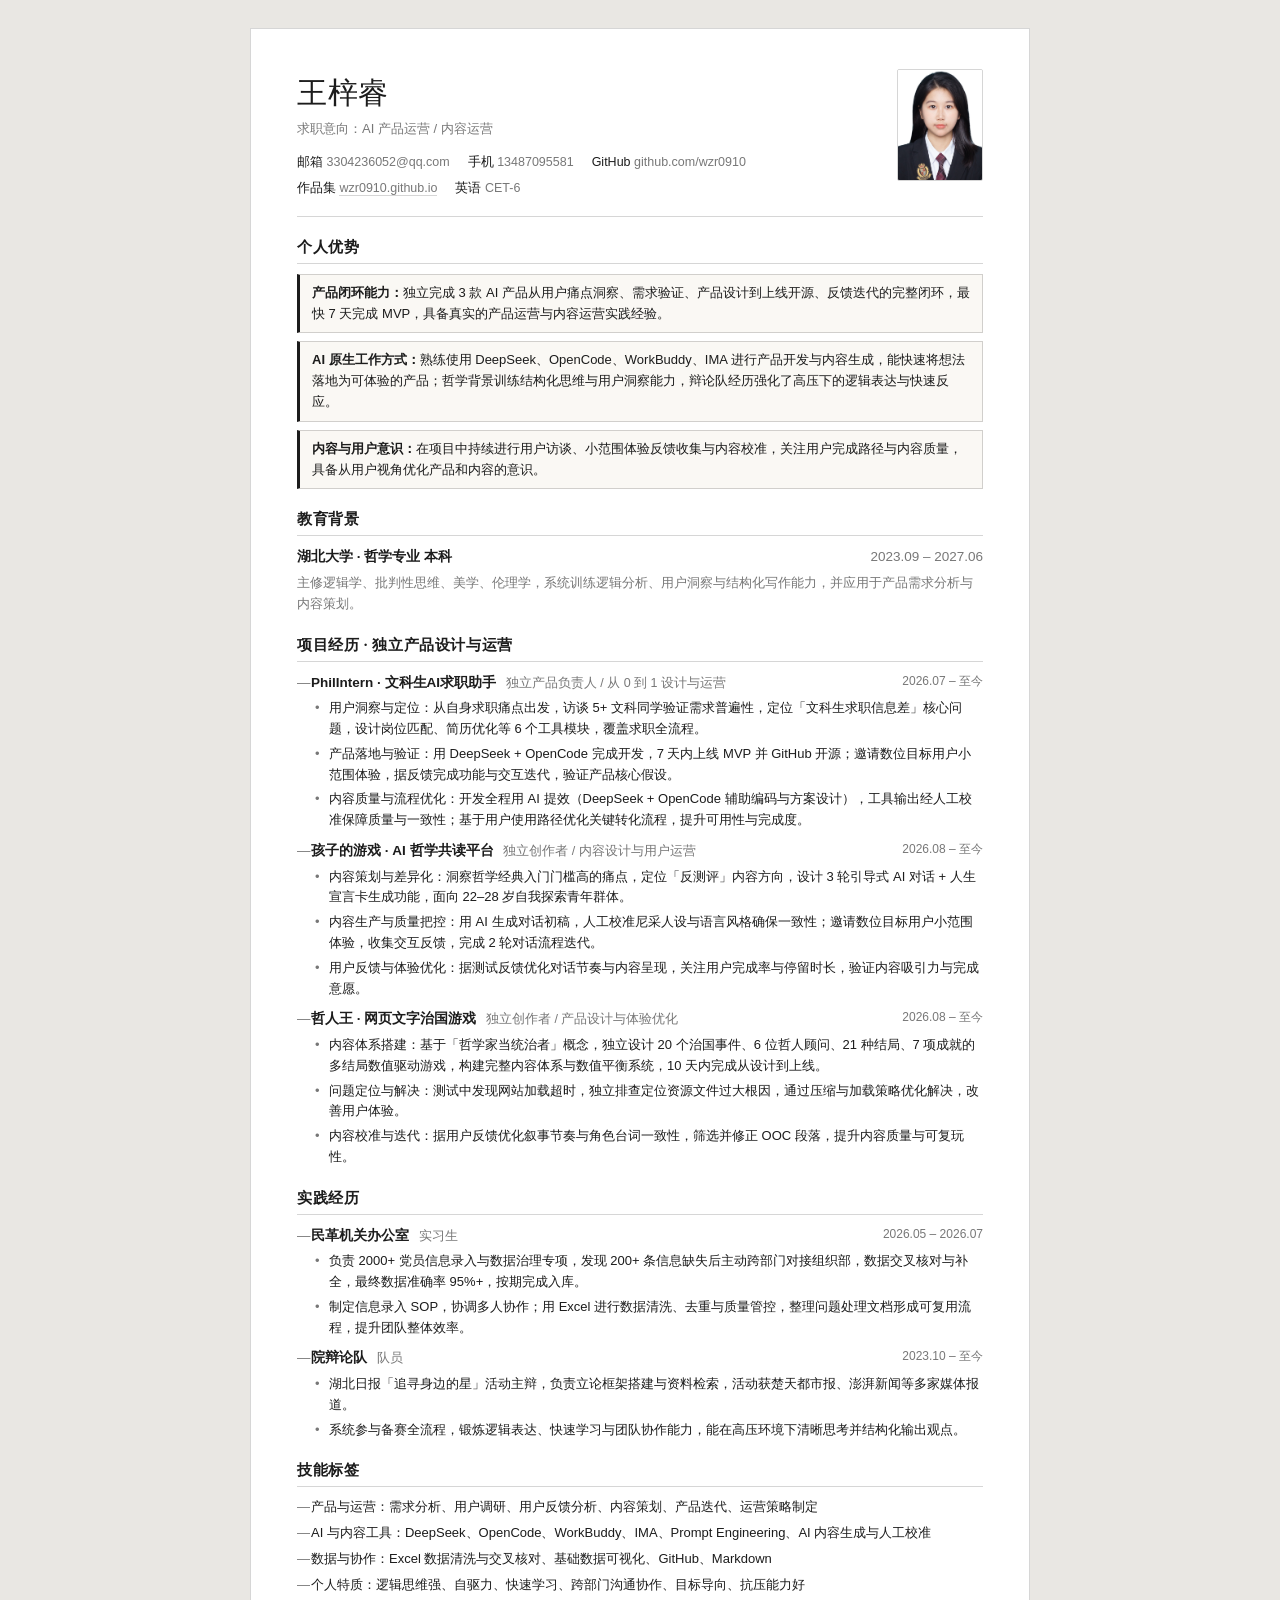
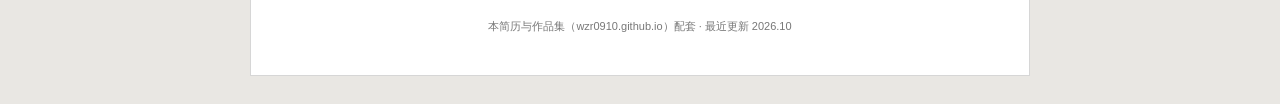
<file: resume.html>
<!DOCTYPE html>
<html lang="zh-CN">
<head>
<meta charset="UTF-8" />
<meta name="viewport" content="width=device-width, initial-scale=1.0" />
<title>王梓睿 · 简历</title>
<style>
  :root{ --ink:#1C1C1C; --paper:#FFFFFF; --hair:rgba(28,28,28,.18); --weak:rgba(28,28,28,.6); }
  *{box-sizing:border-box;margin:0;padding:0;}
  html{-webkit-text-size-adjust:100%;}
  body{
    background:#e9e7e3; color:var(--ink);
    font-family:-apple-system,BlinkMacSystemFont,"Segoe UI","PingFang SC","Hiragino Sans GB","Microsoft YaHei",sans-serif;
    line-height:1.6; font-size:13.5px; padding:28px 0;
  }
  .page{
    max-width:780px; margin:0 auto; background:var(--paper);
    padding:40px 46px; border:1px solid var(--hair);
  }
  /* header */
  .name{font-family:Georgia,"Times New Roman","Songti SC","Noto Serif SC",serif; font-size:30px; font-weight:400; letter-spacing:.02em;}
  .intent{font-size:13px; color:var(--weak); margin-top:2px;}
  .contact{margin-top:12px; display:flex; flex-wrap:wrap; gap:6px 18px; font-size:12.5px; color:var(--weak);}
  .contact b{color:var(--ink); font-weight:500;}
  .contact a{color:inherit; text-decoration:none; border-bottom:1px solid var(--hair);}
  .head{display:flex; justify-content:space-between; align-items:flex-start; gap:18px;}
  .head-left{flex:1; min-width:0;}
  .photo{width:86px; height:112px; object-fit:cover; border:1px solid var(--hair); border-radius:2px; flex:none;}
  hr.rule{border:none; border-top:1px solid var(--hair); margin:18px 0;}
  /* sections */
  .sec{margin-top:18px;}
  .sec-h{font-family:Georgia,"Songti SC","Noto Serif SC",serif; font-size:15px; font-weight:600; letter-spacing:.04em; margin-bottom:10px; padding-bottom:4px; border-bottom:1px solid var(--hair);}
  .edu{display:flex; justify-content:space-between; flex-wrap:wrap; gap:4px;}
  .edu .school{font-weight:600;}
  .edu .meta{color:var(--weak);}
  ul{list-style:none; margin-top:4px;}
  li{position:relative; padding-left:14px; margin-bottom:9px;}
  li::before{content:"—"; position:absolute; left:0; color:var(--weak);}
  .item-h{font-weight:600;}
  .item-h .role{font-weight:400; color:var(--weak); font-size:12.5px; margin-left:6px;}
  .item-h .when{float:right; color:var(--weak); font-weight:400; font-size:12px;}
  .subs{margin:5px 0 2px; padding-left:2px;}
  .subs li{padding-left:16px; margin-bottom:4px; font-size:13px;}
  .subs li::before{content:"•"; color:var(--weak); left:2px;}
  .adv{background:#faf8f4; border:1px solid var(--hair); border-left:3px solid var(--ink); padding:8px 12px; margin-bottom:8px; font-size:13px;}
  .adv b{color:var(--ink);}
  .skills li{font-size:13px; margin-bottom:5px;}
  .tags{margin-top:6px; display:flex; flex-wrap:wrap; gap:6px;}
  .tags span{font-size:12px; border:1px solid var(--hair); padding:2px 9px; border-radius:2px;}
  .foot{margin-top:22px; font-size:11px; color:var(--weak); text-align:center;}
  @media print{
    body{background:#fff; padding:0; font-size:12.5px;}
    .page{border:none; max-width:none; padding:0 6mm;}
    @page{size:A4; margin:14mm 12mm;}
  }
</style>
</head>
<body>
<div class="page">

  <div class="head">
    <div class="head-left">
      <div class="name">王梓睿</div>
      <div class="intent">求职意向：AI 产品运营 / 内容运营</div>
      <div class="contact">
        <span><b>邮箱</b> 3304236052@qq.com</span>
        <span><b>手机</b> 13487095581</span>
        <span><b>GitHub</b> github.com/wzr0910</span>
        <span><b>作品集</b> <a href="https://wzr0910.github.io/" target="_blank" rel="noopener">wzr0910.github.io</a></span>
        <span><b>英语</b> CET-6</span>
      </div>
    </div>
    <img class="photo" src="photo.jpg" alt="证件照" />
  </div>
  <hr class="rule" />

  <div class="sec">
    <div class="sec-h">个人优势</div>
    <div class="adv"><b>产品闭环能力：</b>独立完成 3 款 AI 产品从用户痛点洞察、需求验证、产品设计到上线开源、反馈迭代的完整闭环，最快 7 天完成 MVP，具备真实的产品运营与内容运营实践经验。</div>
    <div class="adv"><b>AI 原生工作方式：</b>熟练使用 DeepSeek、OpenCode、WorkBuddy、IMA 进行产品开发与内容生成，能快速将想法落地为可体验的产品；哲学背景训练结构化思维与用户洞察能力，辩论队经历强化了高压下的逻辑表达与快速反应。</div>
    <div class="adv"><b>内容与用户意识：</b>在项目中持续进行用户访谈、小范围体验反馈收集与内容校准，关注用户完成路径与内容质量，具备从用户视角优化产品和内容的意识。</div>
  </div>

  <div class="sec">
    <div class="sec-h">教育背景</div>
    <div class="edu">
      <span class="school">湖北大学 · 哲学专业 本科</span>
      <span class="meta">2023.09 – 2027.06</span>
    </div>
    <p style="margin-top:5px; font-size:13px; color:var(--weak);">主修逻辑学、批判性思维、美学、伦理学，系统训练逻辑分析、用户洞察与结构化写作能力，并应用于产品需求分析与内容策划。</p>
  </div>

  <div class="sec">
    <div class="sec-h">项目经历 · 独立产品设计与运营</div>
    <ul>
      <li>
        <div class="item-h">PhilIntern · 文科生AI求职助手 <span class="role">独立产品负责人 / 从 0 到 1 设计与运营</span><span class="when">2026.07 – 至今</span></div>
        <ul class="subs">
          <li>用户洞察与定位：从自身求职痛点出发，访谈 5+ 文科同学验证需求普遍性，定位「文科生求职信息差」核心问题，设计岗位匹配、简历优化等 6 个工具模块，覆盖求职全流程。</li>
          <li>产品落地与验证：用 DeepSeek + OpenCode 完成开发，7 天内上线 MVP 并 GitHub 开源；邀请数位目标用户小范围体验，据反馈完成功能与交互迭代，验证产品核心假设。</li>
          <li>内容质量与流程优化：开发全程用 AI 提效（DeepSeek + OpenCode 辅助编码与方案设计），工具输出经人工校准保障质量与一致性；基于用户使用路径优化关键转化流程，提升可用性与完成度。</li>
        </ul>
      </li>
      <li>
        <div class="item-h">孩子的游戏 · AI 哲学共读平台 <span class="role">独立创作者 / 内容设计与用户运营</span><span class="when">2026.08 – 至今</span></div>
        <ul class="subs">
          <li>内容策划与差异化：洞察哲学经典入门门槛高的痛点，定位「反测评」内容方向，设计 3 轮引导式 AI 对话 + 人生宣言卡生成功能，面向 22–28 岁自我探索青年群体。</li>
          <li>内容生产与质量把控：用 AI 生成对话初稿，人工校准尼采人设与语言风格确保一致性；邀请数位目标用户小范围体验，收集交互反馈，完成 2 轮对话流程迭代。</li>
          <li>用户反馈与体验优化：据测试反馈优化对话节奏与内容呈现，关注用户完成率与停留时长，验证内容吸引力与完成意愿。</li>
        </ul>
      </li>
      <li>
        <div class="item-h">哲人王 · 网页文字治国游戏 <span class="role">独立创作者 / 产品设计与体验优化</span><span class="when">2026.08 – 至今</span></div>
        <ul class="subs">
          <li>内容体系搭建：基于「哲学家当统治者」概念，独立设计 20 个治国事件、6 位哲人顾问、21 种结局、7 项成就的多结局数值驱动游戏，构建完整内容体系与数值平衡系统，10 天内完成从设计到上线。</li>
          <li>问题定位与解决：测试中发现网站加载超时，独立排查定位资源文件过大根因，通过压缩与加载策略优化解决，改善用户体验。</li>
          <li>内容校准与迭代：据用户反馈优化叙事节奏与角色台词一致性，筛选并修正 OOC 段落，提升内容质量与可复玩性。</li>
        </ul>
      </li>
    </ul>
  </div>

  <div class="sec">
    <div class="sec-h">实践经历</div>
    <ul>
      <li>
        <div class="item-h">民革机关办公室 <span class="role">实习生</span><span class="when">2026.05 – 2026.07</span></div>
        <ul class="subs">
          <li>负责 2000+ 党员信息录入与数据治理专项，发现 200+ 条信息缺失后主动跨部门对接组织部，数据交叉核对与补全，最终数据准确率 95%+，按期完成入库。</li>
          <li>制定信息录入 SOP，协调多人协作；用 Excel 进行数据清洗、去重与质量管控，整理问题处理文档形成可复用流程，提升团队整体效率。</li>
        </ul>
      </li>
      <li>
        <div class="item-h">院辩论队 <span class="role">队员</span><span class="when">2023.10 – 至今</span></div>
        <ul class="subs">
          <li>湖北日报「追寻身边的星」活动主辩，负责立论框架搭建与资料检索，活动获楚天都市报、澎湃新闻等多家媒体报道。</li>
          <li>系统参与备赛全流程，锻炼逻辑表达、快速学习与团队协作能力，能在高压环境下清晰思考并结构化输出观点。</li>
        </ul>
      </li>
    </ul>
  </div>

  <div class="sec">
    <div class="sec-h">技能标签</div>
    <ul class="skills">
      <li>产品与运营：需求分析、用户调研、用户反馈分析、内容策划、产品迭代、运营策略制定</li>
      <li>AI 与内容工具：DeepSeek、OpenCode、WorkBuddy、IMA、Prompt Engineering、AI 内容生成与人工校准</li>
      <li>数据与协作：Excel 数据清洗与交叉核对、基础数据可视化、GitHub、Markdown</li>
      <li>个人特质：逻辑思维强、自驱力、快速学习、跨部门沟通协作、目标导向、抗压能力好</li>
    </ul>
  </div>

  <div class="foot">本简历与作品集（wzr0910.github.io）配套 · 最近更新 2026.10</div>

</div>
</body>
</html>
</file>
<file: fonts.css>
/* 本地自托管字体：由 build_local_fonts.py 按页面用字生成 */
@font-face {
  font-family: 'Jost';
  font-style: normal;
  font-weight: 400;
  font-display: swap;
  src: url(fonts/jost-400-normal-0.woff2) format('woff2');
  unicode-range: U+0000-00FF, U+0131, U+0152-0153, U+02BB-02BC, U+02C6, U+02DA, U+02DC, U+0304, U+0308, U+0329, U+2000-206F, U+20AC, U+2122, U+2191, U+2193, U+2212, U+2215, U+FEFF, U+FFFD;
}
@font-face {
  font-family: 'Jost';
  font-style: normal;
  font-weight: 500;
  font-display: swap;
  src: url(fonts/jost-500-normal-0.woff2) format('woff2');
  unicode-range: U+0000-00FF, U+0131, U+0152-0153, U+02BB-02BC, U+02C6, U+02DA, U+02DC, U+0304, U+0308, U+0329, U+2000-206F, U+20AC, U+2122, U+2191, U+2193, U+2212, U+2215, U+FEFF, U+FFFD;
}
@font-face {
  font-family: 'Jost';
  font-style: normal;
  font-weight: 600;
  font-display: swap;
  src: url(fonts/jost-600-normal-0.woff2) format('woff2');
  unicode-range: U+0000-00FF, U+0131, U+0152-0153, U+02BB-02BC, U+02C6, U+02DA, U+02DC, U+0304, U+0308, U+0329, U+2000-206F, U+20AC, U+2122, U+2191, U+2193, U+2212, U+2215, U+FEFF, U+FFFD;
}
@font-face {
  font-family: 'Jost';
  font-style: normal;
  font-weight: 700;
  font-display: swap;
  src: url(fonts/jost-700-normal-0.woff2) format('woff2');
  unicode-range: U+0000-00FF, U+0131, U+0152-0153, U+02BB-02BC, U+02C6, U+02DA, U+02DC, U+0304, U+0308, U+0329, U+2000-206F, U+20AC, U+2122, U+2191, U+2193, U+2212, U+2215, U+FEFF, U+FFFD;
}
@font-face {
  font-family: 'Jost';
  font-style: normal;
  font-weight: 800;
  font-display: swap;
  src: url(fonts/jost-800-normal-0.woff2) format('woff2');
  unicode-range: U+0000-00FF, U+0131, U+0152-0153, U+02BB-02BC, U+02C6, U+02DA, U+02DC, U+0304, U+0308, U+0329, U+2000-206F, U+20AC, U+2122, U+2191, U+2193, U+2212, U+2215, U+FEFF, U+FFFD;
}
@font-face {
  font-family: 'Jost';
  font-style: normal;
  font-weight: 900;
  font-display: swap;
  src: url(fonts/jost-900-normal-0.woff2) format('woff2');
  unicode-range: U+0000-00FF, U+0131, U+0152-0153, U+02BB-02BC, U+02C6, U+02DA, U+02DC, U+0304, U+0308, U+0329, U+2000-206F, U+20AC, U+2122, U+2191, U+2193, U+2212, U+2215, U+FEFF, U+FFFD;
}
@font-face {
  font-family: 'Noto Sans SC';
  font-style: normal;
  font-weight: 400;
  font-display: swap;
  src: url(fonts/notosanssc-400-normal-0.woff2) format('woff2');
  unicode-range: U+95c4-95ca, U+95cc-95cd, U+95d4-95d6, U+95d8, U+95e1-95e2, U+95e9, U+95f0-95f1, U+95f3, U+95f6, U+95fc, U+95fe-95ff, U+9602-9604, U+9606-960d, U+960f, U+9611-9613, U+9615-9617, U+9619-961b, U+961d, U+9621, U+9628, U+962f, U+963c-963e, U+9641-9642, U+9649, U+9654, U+965b-965f, U+9661, U+9663, U+9665, U+9667-9668, U+966c, U+9670, U+9672-9674, U+9678, U+967a, U+967d, U+9682, U+9685, U+9688, U+968a, U+968d-968e, U+9695, U+9697-9698, U+969e, U+96a0, U+96a3-96a4, U+96a8, U+96aa, U+96b0-96b1, U+96b3-96b4, U+96b7-96b9, U+96bb-96bd, U+96c9, U+96cb, U+96ce, U+96d1-96d2, U+96d6, U+96d9, U+96db-96dc, U+96de, U+96e0, U+96e3, U+96e9, U+96eb, U+96f0-96f2, U+96f9, U+96ff, U+9701-9702, U+9705, U+9708, U+970a, U+970e-970f, U+9711, U+9719, U+9727, U+972a, U+972d, U+9730, U+973d, U+9742, U+9744, U+9748-9749, U+9750-9751, U+975a;
}
@font-face {
  font-family: 'Noto Sans SC';
  font-style: normal;
  font-weight: 400;
  font-display: swap;
  src: url(fonts/notosanssc-400-normal-1.woff2) format('woff2');
  unicode-range: U+622c, U+622e-6230, U+6232, U+6238, U+623b, U+623d-623e, U+6243, U+6246, U+6248-6249, U+624c, U+6255, U+6259, U+625e, U+6260-6261, U+6265-6266, U+626a, U+6271, U+627a, U+627c-627d, U+6283, U+6286, U+6289, U+628e, U+6294, U+629c, U+629e-629f, U+62a1, U+62a8, U+62ba-62bb, U+62bf, U+62c2, U+62c4, U+62c8, U+62ca-62cb, U+62cf, U+62d1, U+62d7, U+62d9-62da, U+62dd, U+62e0-62e1, U+62e3-62e4, U+62e7, U+62eb, U+62ee, U+62f0, U+62f4-62f6, U+6308, U+630a-630e, U+6310, U+6312-6313, U+6317, U+6319, U+631b, U+631d-631f, U+6322, U+6326, U+6329, U+6331-6332, U+6334-6337, U+6339, U+633b-633c, U+633e-6340, U+6343, U+6347, U+634b-634e, U+6354, U+635c-635d, U+6368-6369, U+636d, U+636f-6372, U+6376, U+637a-637b, U+637d, U+6382-6383, U+6387, U+638a-638b, U+638d-638e, U+6391, U+6393-6397, U+6399, U+639b, U+639e-639f, U+63a1, U+63a3-63a4, U+63ac-63ae, U+63b1-63b5;
}
@font-face {
  font-family: 'Noto Sans SC';
  font-style: normal;
  font-weight: 400;
  font-display: swap;
  src: url(fonts/notosanssc-400-normal-2.woff2) format('woff2');
  unicode-range: U+23f0, U+23f3, U+2445, U+2449, U+2465-2471, U+2474-249b, U+24b8, U+24c2, U+24c7, U+24c9, U+24d0, U+24d2, U+24d4, U+24d8, U+24dd-24de, U+24e3, U+24e6, U+24e8, U+2500-2509, U+250b-2526, U+2528-2534, U+2536-2537, U+253b-2548, U+254a-254b;
}
@font-face {
  font-family: 'Noto Sans SC';
  font-style: normal;
  font-weight: 400;
  font-display: swap;
  src: url(fonts/notosanssc-400-normal-3.woff2) format('woff2');
  unicode-range: U+207c-2083, U+208c-208e, U+2092, U+20a6, U+20a8-20ad, U+20af, U+20b1, U+20b4-20b5, U+20b8-20ba, U+20bd, U+20db, U+20dd, U+20e0, U+20e3, U+2105, U+2109, U+2113, U+2116-2117, U+2120-2121, U+2126, U+212b, U+2133, U+2139, U+2194, U+2196-2199, U+21a0, U+21a9-21aa, U+21af, U+21b3, U+21b5, U+21ba-21bb, U+21c4, U+21ca, U+21cc, U+21d0-21d4, U+21e1, U+21e6-21e9, U+2200, U+2202, U+2205-2208, U+220f, U+2211-2212, U+2215, U+2217-2219, U+221d-2220, U+2223, U+2225, U+2227-222b, U+222e, U+2234-2237, U+223c-223d, U+2248, U+224c, U+2252, U+2256, U+2260-2261, U+2266-2267, U+226a-226b, U+226e-226f, U+2282-2283, U+2295, U+2297, U+2299, U+22a5, U+22b0-22b1, U+22b9, U+22bf, U+22c5-22c6, U+22ef, U+2304, U+2307, U+230b, U+2312-2314, U+2318, U+231a-231b, U+2323, U+239b, U+239d-239e, U+23a0, U+23e9;
}
@font-face {
  font-family: 'Noto Sans SC';
  font-style: normal;
  font-weight: 400;
  font-display: swap;
  src: url(fonts/notosanssc-400-normal-4.woff2) format('woff2');
  unicode-range: U+221a, U+2264, U+2464, U+25a0, U+3008, U+4e10, U+512a, U+5152, U+5201, U+5241, U+5340, U+5352, U+549a, U+54b2, U+54c6, U+54d7, U+54e1, U+5509, U+55c5, U+5618, U+5716, U+576f, U+5784, U+57a2, U+589f, U+5a20, U+5a25, U+5a29, U+5a34, U+5a7f, U+5ad6, U+5b09, U+5b5c, U+5bc7, U+5be6, U+5c27, U+5d2d, U+5dcd, U+5f1b, U+5f37, U+604d, U+6055, U+6073, U+60eb, U+61ff, U+62ce, U+62ed, U+6345, U+6390, U+63b0, U+63b7, U+64ae, U+64c2, U+64d2, U+6556, U+663c, U+667e, U+66d9, U+66f8, U+6756, U+6789, U+689d, U+68f1, U+695e, U+6975, U+6a1f, U+6b0a, U+6b61, U+6b87, U+6c5d, U+6c7e, U+6c92, U+6d31, U+6df9, U+6e0d, U+6e2d, U+6f31, U+6f3e, U+70b3, U+70bd, U+70ca, U+70e8, U+725f, U+733f, U+7396, U+739f, U+7459, U+74a7, U+75a1, U+75f0, U+76cf, U+76d4, U+7729, U+77aa, U+77b0, U+77e3, U+780c, U+78d5, U+7941, U+7977, U+797a, U+79c3, U+7a20, U+7a92, U+7b71, U+7bf1, U+7c9f, U+7eb6, U+7eca, U+7ef7, U+7f07, U+7f09, U+7f15, U+7f81, U+7fb9, U+8038, U+8098, U+80b4, U+8110, U+814b-814c, U+816e, U+818a, U+8205, U+8235, U+828b, U+82a5, U+82b7, U+82d4, U+82db, U+82df, U+8317, U+8338, U+8385-8386, U+83c1, U+83cf, U+8537, U+853b, U+854a, U+8715, U+8783, U+892a, U+8a71, U+8bb3, U+8d2e, U+8d58, U+8dbe, U+8f67, U+8fab, U+8fc4, U+8fe6, U+9023, U+9084, U+9091, U+916a, U+91c9, U+91dc, U+94b3, U+9502, U+9523, U+9551, U+956f, U+960e, U+962a, U+962e, U+9647, U+96f3, U+9739, U+97a0, U+97ed, U+983b, U+985e, U+988a, U+99ac, U+9a6f, U+9a87, U+9a8b, U+9ab7, U+9abc, U+9ac5, U+9e25, U+e608, U+e621, U+ff06, U+ff14-ff16;
}
@font-face {
  font-family: 'Noto Sans SC';
  font-style: normal;
  font-weight: 400;
  font-display: swap;
  src: url(fonts/notosanssc-400-normal-5.woff2) format('woff2');
  unicode-range: U+10c, U+627-629, U+639, U+644, U+64a, U+203b, U+2265, U+2463, U+2573, U+25b2, U+3448-3449, U+4e1e, U+4e5e, U+4f3a, U+4f5f, U+4fea, U+5026, U+508d, U+516e, U+5189, U+5254, U+5288, U+52d8, U+52fa, U+5306, U+5308, U+5364, U+5384, U+53ed, U+543c, U+5450, U+5455, U+5466, U+54c4, U+5578, U+55a7, U+561f, U+5631, U+572d, U+575f, U+57ae, U+57e0, U+5830, U+594e, U+5984, U+5993, U+5bdd, U+5c0d, U+5c7f, U+5c82, U+5e62, U+5ed3, U+5f08, U+607a, U+60bc, U+625b, U+6292, U+62e2, U+6363, U+6467, U+6714, U+675e, U+6771, U+67a2, U+67ff, U+6805, U+68a7, U+68e0, U+6930, U+6986, U+69a8, U+69df, U+6a44, U+6a5f, U+6c13, U+6c1f, U+6c22, U+6c2f, U+6c40, U+6c81, U+6c9b, U+6ca5, U+6da4, U+6df3, U+6e85, U+6eba, U+6ed5, U+6f13, U+6f33, U+6f62, U+715e, U+72c4, U+73d1, U+7405, U+7487, U+7578, U+75a4, U+75eb, U+7693, U+7738, U+7741, U+776b, U+7792, U+77a7, U+77a9, U+77b3, U+788c, U+7984, U+79a7, U+79e4, U+7a1a, U+7a57, U+7aa6, U+7b0b, U+7b5d, U+7c27, U+7c7d, U+7caa, U+7cd9, U+7cef, U+7eda, U+7ede, U+7f24, U+803f, U+8046, U+80fa, U+81fb, U+8207, U+8258, U+8335, U+8339, U+8354, U+840e, U+85b0, U+85fb, U+8695, U+86aa, U+8717, U+8749, U+874c, U+8996, U+89bd, U+89c5, U+8bdb, U+8bf5, U+8c5a, U+8cec, U+8d3f, U+8d9f, U+8e44, U+8fed, U+9005, U+9019, U+9082, U+90af, U+90dd, U+90e1, U+90f8, U+916f, U+9176, U+949e, U+94a7, U+94c2, U+9525, U+9580, U+95dc, U+96e2, U+96fb, U+9704, U+9a7c, U+9a7f, U+9b41, U+9ca8, U+9cc4, U+9cde, U+9e92, U+9ede, U+9f9a, U+e60b, U+e610, U+ff10, U+ff13, U+ff3b, U+ff3d, U+f012b;
}
@font-face {
  font-family: 'Noto Sans SC';
  font-style: normal;
  font-weight: 400;
  font-display: swap;
  src: url(fonts/notosanssc-400-normal-6.woff2) format('woff2');
  unicode-range: U+60, U+631, U+2606, U+3014-3015, U+309c, U+33a1, U+4e52, U+4ec6, U+4f86, U+4f8d, U+4fde, U+4fef, U+500b, U+502a, U+515c, U+518a, U+51a5, U+51f3, U+5243, U+52c9, U+52d5, U+53a2, U+53ee, U+54ce, U+54fa, U+54fc, U+5580, U+5587, U+563f, U+56da, U+5792, U+5815, U+5960, U+59d7, U+5b78, U+5b9b, U+5be1, U+5c4e, U+5c51, U+5c6f, U+5c9a, U+5cfb, U+5d16, U+5ed6, U+5f27, U+5f6a, U+609a, U+60df, U+6168, U+61c8, U+6236, U+62f1, U+62fd, U+631a, U+6328, U+632b, U+6346, U+638f, U+63a0, U+63c9, U+655e, U+6590, U+6615, U+6627, U+66ae, U+66e6, U+66f0, U+67da, U+67ec, U+6813, U+6816, U+6869, U+6893, U+68ad, U+68f5, U+6977, U+6984, U+69db, U+6b72, U+6bb7, U+6ce3, U+6cfb, U+6d47, U+6da1, U+6dc4, U+6e43, U+6eaf, U+6eff, U+6f8e, U+7011, U+7063, U+7076, U+7096, U+70ba, U+70db, U+70ef, U+7119-711a, U+7172, U+718f, U+7194, U+727a, U+72d9, U+72ed, U+7325, U+73ae, U+73ba, U+73c0, U+73fe, U+7410, U+7426, U+7455, U+7554, U+7576, U+75ae, U+75b9, U+762b, U+766b, U+7682, U+7750, U+7779, U+7784, U+77eb, U+77ee, U+78f7, U+79e9, U+7a79, U+7b1b, U+7b28, U+7bf7, U+7db2, U+7ec5, U+7eee, U+7f14, U+7f1a, U+7fe1, U+8087, U+809b, U+81b3, U+8231, U+830e, U+835f, U+83e9, U+849c, U+851a, U+868a, U+8718, U+874e, U+8822, U+8910, U+8944, U+8a3b, U+8bb6, U+8bbc, U+8e72, U+8f9c, U+900d, U+904b, U+904e, U+9063, U+90a2, U+90b9, U+9119, U+94f2, U+952f, U+9576-9577, U+9593, U+95f8, U+961c, U+969b, U+96a7, U+96c1, U+9716, U+9761, U+97ad, U+97e7, U+98a4, U+997a, U+9a73, U+9b44, U+9e3d, U+9ecf, U+9ed4, U+ff11-ff12, U+fffd;
}
@font-face {
  font-family: 'Noto Sans SC';
  font-style: normal;
  font-weight: 400;
  font-display: swap;
  src: url(fonts/notosanssc-400-normal-7.woff2) format('woff2');
  unicode-range: U+2003, U+2193, U+2462, U+4e19, U+4e2b, U+4e36, U+4ea8, U+4ed1, U+4ed7, U+4f51, U+4f63, U+4f83, U+50e7, U+5112, U+5167, U+51a4, U+51b6, U+5239, U+5265, U+532a, U+5351, U+537f, U+5401, U+548f, U+5492, U+54af, U+54b3, U+54bd, U+54d1, U+54df, U+554f, U+5564, U+5598, U+5632, U+56a3, U+56e7, U+574e, U+575d-575e, U+57d4, U+584c, U+58e4, U+5937, U+5955, U+5a05, U+5a1f, U+5a49, U+5ac2, U+5c39, U+5c61, U+5d0e, U+5de9, U+5e9a, U+5eb8, U+5f0a, U+5f13, U+5f6c, U+5f8c, U+603c, U+608d, U+611b, U+6127, U+62a0, U+62d0, U+634f, U+635e, U+63fd, U+6577, U+658b, U+65bc, U+660a, U+6643, U+6656, U+6703, U+6760, U+67af, U+67c4, U+67e0, U+6817, U+68cd, U+690e, U+6960, U+69b4, U+6a71, U+6aac, U+6b67, U+6bb4, U+6c55, U+6c70, U+6c82, U+6ca6, U+6cb8, U+6cbe, U+6ede, U+6ee5, U+6f4d, U+6f84, U+6f9c, U+7115, U+7121, U+722a, U+7261, U+7272, U+7280, U+72f8, U+7504, U+754f, U+75d8, U+767c, U+76ef, U+778e, U+77bb, U+77f6, U+786b, U+78b1, U+7948, U+7985, U+79be, U+7a83, U+7a8d, U+7eac, U+7eef, U+7ef8, U+7efd, U+7f00, U+803d, U+8086, U+810a, U+8165, U+819d, U+81a8, U+8214, U+829c, U+831c, U+832b, U+8367, U+83e0, U+83f1, U+8403, U+846b, U+8475, U+84b2, U+8513, U+8574, U+85af, U+86d9, U+86db, U+8acb, U+8bbd, U+8be0-8be1, U+8c0e, U+8d29, U+8d50, U+8d63, U+8f7f, U+9032, U+9042, U+90b1, U+90b5, U+9165, U+9175, U+94a6, U+94c5, U+950c, U+9610, U+9631, U+9699, U+973e, U+978d, U+97ec, U+97f6, U+984c, U+987d, U+9882, U+9965, U+996a, U+9972, U+9a8f, U+9ad3, U+9ae6, U+9cb8, U+9edb, U+e600, U+e60f, U+e611, U+ff05, U+ff0b;
}
@font-face {
  font-family: 'Noto Sans SC';
  font-style: normal;
  font-weight: 400;
  font-display: swap;
  src: url(fonts/notosanssc-400-normal-8.woff2) format('woff2');
  unicode-range: U+5e, U+2190, U+250a, U+25bc, U+25cf, U+4e56, U+4ea9, U+4f3d, U+4f6c, U+4f88, U+4fa8, U+4fcf, U+5029, U+5188, U+51f9, U+5203, U+524a, U+5256, U+529d, U+5375, U+53db, U+541f, U+5435, U+5457, U+548b, U+54c7, U+54d4, U+54e9, U+556a, U+5589, U+55bb, U+55e8, U+55ef, U+563b, U+566a, U+576a, U+58f9, U+598d, U+599e, U+59a8, U+5a9b, U+5ae3, U+5bb0, U+5bde, U+5c4c, U+5c60, U+5d1b, U+5deb, U+5df7, U+5e18, U+5f26, U+5f64, U+601c, U+6084, U+60e9, U+614c, U+6208, U+621a, U+6233, U+6254, U+62d8, U+62e6, U+62ef, U+6323, U+632a, U+633d, U+6361, U+6405, U+640f, U+6614, U+6642, U+6657, U+67a3, U+6808, U+683d, U+6850, U+6897, U+68b3, U+68b5, U+68d5, U+6a58, U+6b47, U+6b6a, U+6c28, U+6c90, U+6ca7, U+6cf5, U+6d51, U+6da9, U+6dc7, U+6dd1, U+6e0a, U+6e5b, U+6e9c, U+6f47, U+6f6d, U+70ad, U+70f9, U+710a, U+7130, U+71ac, U+745f, U+7476, U+7490, U+7529, U+7538, U+75d2, U+7696, U+76b1, U+76fc, U+777f, U+77dc, U+789f, U+795b, U+79bd, U+79c9, U+7a3b, U+7a46, U+7aa5, U+7ad6, U+7ca5, U+7cb9, U+7cdf, U+7d6e, U+7f06, U+7f38, U+7fa1, U+7fc1, U+8015, U+803b, U+80a2, U+80aa, U+8116, U+813e, U+82bd, U+8305, U+8328, U+8346, U+846c, U+8549, U+859b, U+8611, U+8680, U+87f9, U+884d, U+8877, U+888d, U+88d4, U+898b, U+8a79, U+8a93, U+8c05, U+8c0d, U+8c26, U+8d1e, U+8d31, U+8d81, U+8e22, U+8e81, U+8f90, U+8f96, U+90ca, U+916c, U+917f, U+9187, U+918b, U+9499, U+94a9, U+9524, U+9540, U+958b, U+9600, U+9640, U+96b6, U+96c7, U+96ef, U+98d9, U+9976, U+997f, U+9a74, U+9a84, U+9c8d, U+9e26, U+9e9f, U+ad6d, U+c5b4, U+d55c, U+ff0f;
}
@font-face {
  font-family: 'Noto Sans SC';
  font-style: normal;
  font-weight: 400;
  font-display: swap;
  src: url(fonts/notosanssc-400-normal-9.woff2) format('woff2');
  unicode-range: U+b0, U+2191, U+2460-2461, U+25c6, U+300e-300f, U+4e1b, U+4e7e, U+4ed5, U+4ef2, U+4f10, U+4f1e, U+4f50, U+4fa6, U+4faf, U+5021, U+50f5, U+5179, U+5180, U+51d1, U+522e, U+52a3, U+52c3, U+52cb, U+5300, U+5319, U+5320, U+5349, U+5395, U+53d9, U+541e, U+5428, U+543e, U+54b1, U+54c0, U+54d2, U+570b, U+5858, U+58f6, U+5974, U+59a5, U+59e8, U+59ec, U+5a36, U+5a9a, U+5ab3, U+5b99, U+5baa, U+5ce1, U+5d14, U+5d4c, U+5dc5, U+5de2, U+5e99, U+5e9e, U+5f18, U+5f66, U+5f70, U+6070, U+60d5, U+60e7, U+6101, U+611a, U+61be, U+6241, U+6252, U+626f, U+6296, U+62bc, U+62cc, U+6380, U+63a9, U+644a, U+6454, U+64a9, U+64b8, U+6500, U+6572, U+65a5, U+65a9, U+65ec, U+660f, U+6749, U+6795, U+67ab, U+68da, U+6912, U+6bbf, U+6bef, U+6cab, U+6cca, U+6ccc, U+6cfc, U+6d3d, U+6d78, U+6dee, U+6e17, U+6e34, U+6e83, U+6ea2, U+6eb6, U+6f20, U+6fa1, U+707f, U+70d8, U+70eb, U+714c, U+714e, U+7235, U+7239, U+73ca, U+743c, U+745c, U+7624, U+763e, U+76f2, U+77db, U+77e9, U+780d, U+7838, U+7845, U+78ca, U+796d, U+7a84, U+7aed, U+7b3c, U+7eb2, U+7f05, U+7f20, U+7f34, U+7f62, U+7fc5, U+7fd8, U+7ff0, U+800d, U+8036, U+80ba, U+80be, U+80c0-80c1, U+8155, U+817a, U+8180, U+81e3, U+8206, U+8247, U+8270, U+8299, U+82ad, U+8304, U+8393, U+83b9, U+840d, U+8427, U+8469, U+8471, U+84c4, U+84ec, U+853d, U+8681-8682, U+8721, U+8854, U+88d5, U+88f9, U+8bc0, U+8c0a, U+8c29, U+8c2d, U+8d41, U+8dea, U+8eb2, U+8f9f, U+903b, U+903e, U+9102, U+9493, U+94a5, U+94f8, U+95f7, U+9706, U+9709, U+9774, U+98a0, U+9e64, U+9f9f, U+e603;
}
@font-face {
  font-family: 'Noto Sans SC';
  font-style: normal;
  font-weight: 400;
  font-display: swap;
  src: url(fonts/notosanssc-400-normal-10.woff2) format('woff2');
  unicode-range: U+200b, U+2103, U+4e18, U+4e27-4e28, U+4e38, U+4e59, U+4e8f, U+4ead, U+4ec7, U+4fe9, U+503a, U+5085, U+5146, U+51af, U+51f8, U+52ab, U+5339, U+535c, U+5378, U+538c, U+5398, U+53f9, U+5415, U+5475, U+54aa, U+54ac, U+54b8, U+5582, U+5760, U+5764, U+57cb, U+5835, U+5885, U+5951, U+5983, U+59da, U+5a77, U+5b5d, U+5b5f, U+5bb5, U+5bc2, U+5be8, U+5bfa, U+5c2c, U+5c34, U+5c41, U+5c48, U+5c65, U+5cad, U+5e06, U+5e42, U+5ef7, U+5f17, U+5f25, U+5f6d, U+5f79, U+6028, U+6064, U+6068, U+606d, U+607c, U+6094, U+6109, U+6124, U+6247, U+626d, U+6291, U+629a, U+62ac, U+62b9, U+62fe, U+6324, U+6349, U+6367, U+6398, U+6495, U+64a4, U+64b0, U+64bc, U+64ce, U+658c, U+65ed, U+6602, U+6674, U+6691, U+66a8, U+674f, U+679a, U+67ef, U+67f4, U+680b, U+6876, U+68a8, U+6a59, U+6a61, U+6b20, U+6bc5, U+6d12, U+6d46, U+6d8c, U+6dc0, U+6e14, U+6e23, U+6f06, U+7164, U+716e, U+7199, U+71e5, U+72ac, U+742a, U+755c, U+75ab, U+75b2, U+75f4, U+7897, U+78b3, U+78c5, U+7978, U+79fd, U+7a74, U+7b4b, U+7b5b, U+7ece, U+7ed2, U+7ee3, U+7ef3, U+7f50, U+7f55, U+7f9e, U+7fe0, U+809d, U+8106, U+814a, U+8154, U+817b, U+818f, U+81c2, U+81ed, U+821f, U+82a6, U+82d1, U+8302, U+83c7, U+83ca, U+845b, U+848b, U+84c9, U+85e4, U+86ee, U+8700, U+8774, U+8881, U+8c1c, U+8c79, U+8d2a, U+8d3c, U+8eba, U+8f70, U+8fa9, U+8fb1, U+900a, U+9017, U+901d, U+9022, U+906e, U+946b, U+94dd, U+94ed, U+953b, U+95ef, U+95fa, U+95fd, U+96c0, U+971e, U+9753, U+9756, U+97e6, U+9881, U+9887, U+9b4f, U+9e2d, U+9f0e, U+e601-e602, U+e604-e605, U+ff5c;
}
@font-face {
  font-family: 'Noto Sans SC';
  font-style: normal;
  font-weight: 400;
  font-display: swap;
  src: url(fonts/notosanssc-400-normal-11.woff2) format('woff2');
  unicode-range: U+24, U+4e08, U+4e43, U+4e4f, U+4ef0, U+4f2a, U+507f, U+50ac, U+50bb, U+5151, U+51bb, U+51f6, U+51fd, U+5272, U+52fe, U+5362, U+53c9, U+53d4, U+53e0, U+543b, U+54f2, U+5507, U+5524, U+558a, U+55b5, U+561b, U+56ca, U+5782, U+57c3, U+5893, U+5915, U+5949, U+5962, U+59ae, U+59dc, U+59fb, U+5bd3, U+5c38, U+5cb3, U+5d07, U+5d29, U+5de1, U+5dfe, U+5e15, U+5eca, U+5f2f, U+5f7c, U+5fcc, U+6021, U+609f, U+60f9, U+6108, U+6148, U+6155, U+6170, U+61d2, U+6251, U+629b, U+62ab, U+62e8, U+62f3, U+6321, U+6350, U+6566, U+659c, U+65e8, U+6635, U+6655, U+6670, U+66f9, U+6734, U+679d, U+6851, U+6905, U+6b49, U+6b96, U+6c1b, U+6c41, U+6c6a, U+6c83, U+6cf3, U+6d9b, U+6dcb, U+6e1d, U+6e20-6e21, U+6eaa, U+6ee4, U+6ee9, U+6f58, U+70e4, U+722c, U+7262, U+7267, U+72b9, U+72e0, U+72ee, U+72f1, U+7334, U+73ab, U+7433, U+7470, U+758f, U+75d5, U+764c, U+7686, U+76c6, U+76fe, U+7720, U+77e2, U+7802, U+7816, U+788d, U+7891, U+7a00, U+7a9d, U+7b52, U+7bad, U+7c98, U+7cca, U+7eba, U+7eea, U+7ef5, U+7f1d, U+7f69, U+806a, U+809a, U+80bf, U+80c3, U+81c0, U+820c, U+82ac, U+82af, U+82cd, U+82d7, U+838e, U+839e, U+8404, U+84b8, U+852c, U+8587, U+8650, U+8679, U+86c7, U+8702, U+87ba, U+886b-886c, U+8870, U+8c10, U+8c23, U+8c6b, U+8d3e, U+8d4b-8d4c, U+8d64, U+8d6b, U+8d74, U+8e29, U+8f69, U+8f74, U+8fb0, U+8fdf, U+901b, U+9038, U+9093, U+9171, U+9489, U+94ae, U+94c3, U+9508, U+9510, U+9601, U+9614, U+964c, U+9675, U+971c, U+97f5, U+9888, U+98d8, U+9971, U+9aa4, U+9e3f, U+9e45, U+9e4f, U+9e70, U+9f7f, U+e715;
}
@font-face {
  font-family: 'Noto Sans SC';
  font-style: normal;
  font-weight: 400;
  font-display: swap;
  src: url(fonts/notosanssc-400-normal-12.woff2) format('woff2');
  unicode-range: U+a5, U+2192, U+2605, U+4e11, U+4e22, U+4e32, U+4f0d, U+4f0f, U+4f69, U+4ff1, U+50b2, U+5154, U+51dd, U+51f0, U+5211, U+5269, U+533f, U+5366-5367, U+5389, U+5413, U+5440, U+5446, U+5561, U+574a, U+5751, U+57ab, U+5806, U+5821, U+582a, U+58f3, U+5938, U+5948, U+5978, U+59d1, U+5a03, U+5a07, U+5ac1, U+5acc, U+5ae9, U+5bb4, U+5bc4, U+5c3f, U+5e3d, U+5e7d, U+5f92, U+5faa, U+5fe0, U+5ffd, U+6016, U+60a0, U+60dc, U+60e8, U+614e, U+6212, U+6284, U+62c6, U+62d3-62d4, U+63f4, U+642c, U+6478, U+6491-6492, U+64e6, U+6591, U+65a4, U+664b, U+6735, U+6746, U+67f1, U+67f3, U+6842, U+68af, U+68c9, U+68cb, U+6a31, U+6b3a, U+6bc1, U+6c0f, U+6c27, U+6c57, U+6cc4, U+6ce5, U+6d2a, U+6d66, U+6d69, U+6daf, U+6e58, U+6ecb, U+6ef4, U+707e, U+7092, U+70ab, U+71d5, U+7275, U+7384, U+73b2, U+7434, U+74e6, U+74f7, U+75bc, U+76c8, U+76d0, U+7709, U+77ac, U+7855, U+78a7, U+78c1, U+7a77, U+7b79, U+7c92, U+7cae, U+7cd5, U+7ea4, U+7eb5, U+7ebd, U+7f5a, U+7fd4, U+7ffc, U+8083, U+8096, U+80a0, U+80d6, U+80de, U+8102, U+8109, U+810f, U+8179, U+8292, U+82b3, U+8352, U+8361, U+83cc, U+841d, U+8461, U+8482, U+8521, U+857e, U+85aa, U+866b, U+8776, U+8896, U+889c, U+88f8, U+8a9e, U+8bc8, U+8bf8, U+8c0b, U+8c28, U+8d2b, U+8d2f, U+8d37, U+8d3a, U+8d54, U+8dc3, U+8dcc, U+8df5, U+8e0f, U+8e48, U+8f86, U+8f88, U+8f9e, U+8fc1, U+8fc8, U+8feb, U+9065, U+90a6, U+90aa, U+90bb, U+90c1, U+94dc, U+9521, U+9676, U+96d5, U+970d, U+9897, U+997c, U+9a70, U+9a76, U+9a9a, U+9ad4, U+9e23, U+9e7f, U+9f3b, U+e675, U+e6b9, U+ffe5;
}
@font-face {
  font-family: 'Noto Sans SC';
  font-style: normal;
  font-weight: 400;
  font-display: swap;
  src: url(fonts/notosanssc-400-normal-13.woff2) format('woff2');
  unicode-range: U+300c-300d, U+4e54, U+4e58, U+4e95, U+4ec1, U+4f2f, U+4f38, U+4fa3, U+4fca, U+503e, U+5141, U+5144, U+517c, U+51cc, U+51ed, U+5242, U+52b2, U+52d2, U+52e4, U+540a, U+5439, U+5448, U+5496, U+54ed, U+5565, U+5761, U+5766, U+58ee, U+593a, U+594b, U+594f, U+5954, U+5996, U+59c6, U+59ff, U+5b64, U+5bff, U+5c18, U+5c1d, U+5c97, U+5ca9, U+5cb8, U+5e9f, U+5ec9, U+5f04, U+5f7b, U+5fa1, U+5fcd, U+6012, U+60a6, U+60ac, U+60b2, U+60ef, U+626e, U+6270, U+6276, U+62d6, U+62dc, U+6316, U+632f, U+633a, U+6355, U+63aa, U+6447, U+649e, U+64c5, U+654c, U+65c1, U+65cb, U+65e6, U+6606, U+6731, U+675c, U+67cf, U+67dc, U+6846, U+6b8b, U+6beb, U+6c61, U+6c88, U+6cbf, U+6cdb, U+6cea, U+6d45, U+6d53, U+6d74, U+6d82, U+6da8, U+6db5, U+6deb, U+6eda, U+6ee8, U+6f0f, U+706d, U+708e, U+70ae, U+70bc, U+70c2, U+70e6, U+7237-7238, U+72fc, U+730e, U+731b, U+739b, U+73bb, U+7483, U+74dc, U+74f6, U+7586, U+7626, U+775b, U+77ff, U+788e, U+78b0, U+7956, U+7965, U+79e6, U+7af9, U+7bee, U+7c97, U+7eb1, U+7eb7, U+7ed1, U+7ed5, U+7f6a, U+7f72, U+7fbd, U+8017, U+808c, U+80a9, U+80c6, U+80ce, U+8150, U+8170, U+819c, U+820d, U+8230, U+8239, U+827e, U+8377, U+8389, U+83b2, U+8428, U+8463, U+867e, U+88c2, U+88d9, U+8986, U+8bca, U+8bde, U+8c13, U+8c8c, U+8d21, U+8d24, U+8d56, U+8d60, U+8d8b, U+8db4, U+8e2a, U+8f68, U+8f89, U+8f9b, U+8fa8, U+8fbd, U+9003, U+90ce, U+90ed, U+9189, U+94bb, U+9505, U+95f9, U+963b, U+9655, U+966a, U+9677, U+96fe, U+9896, U+99a8, U+9a71, U+9a82, U+9a91, U+9b45, U+9ece, U+9f20, U+feff, U+ff0d;
}
@font-face {
  font-family: 'Noto Sans SC';
  font-style: normal;
  font-weight: 400;
  font-display: swap;
  src: url(fonts/notosanssc-400-normal-14.woff2) format('woff2');
  unicode-range: U+4e4c, U+4e88, U+4ea1, U+4ea6, U+4ed3-4ed4, U+4eff, U+4f30, U+4fa7, U+4fc4, U+4fd7, U+500d, U+504f, U+5076-5077, U+517d, U+5192, U+51c9, U+51ef, U+5238, U+5251, U+526a, U+52c7, U+52df, U+52ff, U+53a6, U+53a8, U+53ec, U+5410, U+559d, U+55b7, U+5634, U+573e, U+5783, U+585e, U+586b, U+58a8, U+5999, U+59d3, U+5a1c, U+5a46, U+5b54-5b55, U+5b85, U+5b8b, U+5b8f, U+5bbf, U+5bd2, U+5c16, U+5c24, U+5e05, U+5e45, U+5e7c, U+5e84, U+5f03, U+5f1f, U+5f31, U+5f84, U+5f90, U+5fbd, U+5fc6, U+5fd9, U+5fe7, U+6052, U+6062, U+6089, U+60a3, U+60d1, U+6167, U+622a, U+6234, U+624e, U+6269, U+626c, U+62b5, U+62d2, U+6325, U+63e1, U+643a, U+6446, U+6562, U+656c, U+65e2, U+65fa, U+660c, U+6628, U+6652, U+6668, U+6676, U+66fc, U+66ff, U+6717, U+676d, U+67aa, U+67d4, U+6843, U+6881, U+68d2, U+695a, U+69fd, U+6a2a, U+6b8a, U+6c60, U+6c64, U+6c9f, U+6caa, U+6cc9, U+6ce1, U+6cfd, U+6d1b, U+6d1e, U+6d6e, U+6de1, U+6e10, U+6e7f, U+6f5c, U+704c, U+7070, U+7089, U+70b8, U+718a, U+71c3, U+723d, U+732a, U+73cd, U+7518, U+756a, U+75af, U+75be, U+75c7, U+76d2, U+76d7, U+7763, U+78e8, U+795d, U+79df, U+7c4d, U+7d2f, U+7ee9, U+7f13, U+7f8a, U+8000, U+8010, U+80af, U+80f6, U+80f8, U+8212, U+8273, U+82f9, U+83ab, U+83b1, U+83f2, U+8584, U+871c, U+8861, U+888b, U+88c1, U+88e4, U+8bd1, U+8bf1, U+8c31, U+8d5a, U+8d75-8d76, U+8de8, U+8f85, U+8fa3, U+8fc5, U+9006, U+903c, U+904d, U+9075, U+9178, U+9274, U+950b, U+9526, U+95ea, U+9636, U+9686, U+978b, U+987f, U+9a7e, U+9b42, U+9e1f, U+9ea6, U+9f13, U+9f84, U+ff5e;
}
@font-face {
  font-family: 'Noto Sans SC';
  font-style: normal;
  font-weight: 400;
  font-display: swap;
  src: url(fonts/notosanssc-400-normal-15.woff2) format('woff2');
  unicode-range: U+23, U+3d, U+4e01, U+4e39, U+4e73, U+4ecd, U+4ed9, U+4eea, U+4f0a, U+4f1f, U+4f5b, U+4fa0, U+4fc3, U+501f, U+50a8, U+515a, U+5175, U+51a0, U+51c0, U+51e1, U+51e4, U+5200, U+520a, U+5224, U+523a, U+52aa, U+52b1, U+52b3, U+5348, U+5353, U+5360, U+5371, U+5377, U+539a, U+541b, U+5434, U+547c, U+54e6, U+5510, U+5531, U+5609, U+56f0, U+56fa, U+5733, U+574f, U+5851, U+5854, U+5899, U+58c1, U+592e, U+5939, U+5976, U+5986, U+59bb, U+5a18, U+5a74, U+5b59, U+5b87, U+5b97, U+5ba0, U+5bab, U+5bbd-5bbe, U+5bf8, U+5c0a, U+5c3a, U+5c4a, U+5e16, U+5e1d, U+5e2d, U+5e8a, U+6015, U+602a, U+6050, U+6069, U+6162, U+61c2, U+6293, U+6297, U+62b1, U+62bd, U+62df, U+62fc, U+6302, U+635f, U+638c, U+63ed, U+6458, U+6469, U+6563, U+6620, U+6653, U+6696-6697, U+66dd, U+675f, U+676f-6770, U+67d0, U+67d3, U+684c, U+6865, U+6885, U+68b0, U+68ee, U+690d, U+6b23, U+6b32, U+6bd5, U+6c89, U+6d01, U+6d25, U+6d89, U+6da6, U+6db2, U+6df7, U+6ed1, U+6f02, U+70c8, U+70df, U+70e7, U+7126, U+7236, U+7259, U+731c, U+745e, U+74e3, U+751a, U+751c, U+7532, U+7545, U+75db, U+7761, U+7a0d, U+7b51, U+7ca4, U+7cd6, U+7d2b, U+7ea0, U+7eb9, U+7ed8, U+7f18, U+7f29, U+8033, U+804a, U+80a4-80a5, U+80e1, U+817f, U+829d, U+82e6, U+8336, U+840c, U+8499, U+864e, U+8651, U+865a, U+88ad, U+89e6, U+8bd7, U+8bfa, U+8c37, U+8d25, U+8d38, U+8ddd, U+8fea, U+9010, U+9012, U+906d, U+907f-9080, U+90d1, U+9177, U+91ca, U+94fa, U+9501, U+9634-9635, U+9694, U+9707, U+9738, U+9769, U+9a7b, U+9a97, U+9aa8, U+9b3c, U+9c81, U+9ed8;
}
@font-face {
  font-family: 'Noto Sans SC';
  font-style: normal;
  font-weight: 400;
  font-display: swap;
  src: url(fonts/notosanssc-400-normal-16.woff2) format('woff2');
  unicode-range: U+26, U+3c, U+d7, U+4e4e, U+4e61, U+4e71, U+4ebf, U+4f26, U+5012, U+51ac, U+51b0, U+51b2, U+51b7, U+5218, U+521a, U+5220, U+5237, U+523b, U+526f, U+5385, U+53bf, U+53e5, U+53eb, U+53f3, U+53f6, U+5409, U+5438, U+54c8, U+54e5, U+552f, U+5584, U+5706, U+5723, U+5750, U+575a, U+5987-5988, U+59b9, U+59d0, U+59d4, U+5b88, U+5b9c, U+5bdf, U+5bfb, U+5c01, U+5c04, U+5c3e, U+5c4b, U+5c4f, U+5c9b, U+5cf0, U+5ddd, U+5de6, U+5de8, U+5e01, U+5e78, U+5e7b, U+5e9c, U+5ead, U+5ef6, U+5f39, U+5fd8, U+6000, U+6025, U+604b, U+6076, U+613f, U+6258, U+6263, U+6267, U+6298, U+62a2, U+62e5, U+62ec, U+6311, U+6377, U+6388-6389, U+63a2, U+63d2, U+641e, U+642d, U+654f, U+6551, U+6597, U+65cf, U+65d7, U+65e7, U+6682, U+66f2, U+671d, U+672b, U+6740, U+6751, U+6768, U+6811, U+6863, U+6982, U+6bd2, U+6cf0, U+6d0b, U+6d17, U+6d59, U+6dd8, U+6dfb, U+6e7e, U+6f6e, U+6fb3, U+706f, U+719f, U+72af, U+72d0, U+72d7, U+732b, U+732e, U+7389, U+73e0, U+7530, U+7687, U+76d6, U+76db, U+7840, U+786c, U+79cb, U+79d2, U+7a0e, U+7a33, U+7a3f, U+7a97, U+7ade-7adf, U+7b26, U+7e41, U+7ec3, U+7f3a, U+8089, U+80dc, U+811a, U+8131, U+8138, U+821e, U+8349, U+83dc, U+8457, U+867d, U+86cb, U+8a89, U+8ba8, U+8bad, U+8bef, U+8bfe, U+8c6a, U+8d1d, U+8d4f, U+8d62, U+8dd1, U+8df3, U+8f6e, U+8ff9, U+900f, U+9014, U+9057, U+9192, U+91ce, U+9488, U+94a2, U+9547, U+955c, U+95f2, U+9644, U+964d, U+96c4-96c5, U+96e8, U+96f6-96f7, U+9732, U+9759, U+9760, U+987a, U+989c, U+9910, U+996d-996e, U+9b54, U+9e21, U+9ebb, U+9f50;
}
@font-face {
  font-family: 'Noto Sans SC';
  font-style: normal;
  font-weight: 400;
  font-display: swap;
  src: url(fonts/notosanssc-400-normal-17.woff2) format('woff2');
  unicode-range: U+7e, U+2026, U+4e03, U+4e25, U+4e30, U+4e34, U+4e45, U+4e5d, U+4e89, U+4eae, U+4ed8, U+4f11, U+4f19, U+4f24, U+4f34, U+4f59, U+4f73, U+4f9d, U+4fb5, U+5047, U+505c, U+5170, U+519c, U+51cf, U+5267, U+5356, U+5374, U+5382, U+538b, U+53e6, U+5426, U+542b, U+542f, U+5462, U+5473, U+554a, U+5566, U+5708, U+571f, U+5757, U+57df, U+57f9, U+5802, U+590f, U+591c, U+591f, U+592b, U+5965, U+5979, U+5a01, U+5a5a, U+5b63, U+5b69, U+5b81, U+5ba1, U+5ba3, U+5c3c, U+5c42, U+5c81, U+5de7, U+5dee, U+5e0c, U+5e10, U+5e55, U+5e86, U+5e8f, U+5ea7, U+5f02, U+5f52, U+5f81, U+5ff5, U+60ca, U+60e0, U+6279, U+62c5, U+62ff, U+63cf, U+6444, U+64cd, U+653b, U+65bd, U+65e9, U+665a, U+66b4, U+66fe, U+6728, U+6742, U+677e, U+67b6, U+680f, U+68a6, U+68c0, U+699c, U+6b4c, U+6b66, U+6b7b, U+6bcd, U+6bdb, U+6c38, U+6c47, U+6c49, U+6cb3, U+6cb9, U+6ce2, U+6d32, U+6d3e, U+6d4f, U+6e56, U+6fc0, U+7075, U+7206, U+725b, U+72c2, U+73ed, U+7565, U+7591, U+7597, U+75c5, U+76ae, U+76d1, U+76df, U+7834, U+7968, U+7981, U+79c0, U+7a7f, U+7a81, U+7ae5, U+7b14, U+7c89, U+7d27, U+7eaf, U+7eb3, U+7eb8, U+7ec7, U+7ee7, U+7eff, U+7f57, U+7ffb, U+805a, U+80a1, U+822c, U+82cf, U+82e5, U+8363, U+836f, U+84dd, U+878d, U+8840, U+8857, U+8863, U+8865, U+8b66, U+8bb2, U+8bda, U+8c01, U+8c08, U+8c46, U+8d1f, U+8d35, U+8d5b, U+8d5e, U+8da3, U+8ddf, U+8f93, U+8fdd, U+8ff0, U+8ff7, U+8ffd, U+9000, U+9047, U+9152, U+949f, U+94c1, U+94f6, U+9646, U+9648, U+9669, U+969c, U+96ea, U+97e9, U+987b, U+987e, U+989d, U+9970, U+9986, U+9c7c, U+9c9c;
}
@font-face {
  font-family: 'Noto Sans SC';
  font-style: normal;
  font-weight: 400;
  font-display: swap;
  src: url(fonts/notosanssc-400-normal-18.woff2) format('woff2');
  unicode-range: U+25, U+4e14, U+4e1d, U+4e3d, U+4e49, U+4e60, U+4e9a, U+4eb2, U+4ec5, U+4efd, U+4f3c, U+4f4f, U+4f8b, U+4fbf, U+5019, U+5145, U+514b, U+516b, U+516d, U+5174, U+5178, U+517b, U+5199, U+519b, U+51b3, U+51b5, U+5207, U+5212, U+5219, U+521d, U+52bf, U+533b, U+5343, U+5347, U+534a, U+536b, U+5370, U+53e4, U+53f2, U+5403, U+542c, U+547d, U+54a8, U+54cd, U+54ea, U+552e, U+56f4, U+5747, U+575b, U+5883, U+589e, U+5931, U+5947, U+5956-5957, U+5a92, U+5b83, U+5ba4, U+5bb3, U+5bcc, U+5c14, U+5c1a, U+5c3d, U+5c40, U+5c45, U+5c5e, U+5df4, U+5e72, U+5e95, U+5f80, U+5f85, U+5fb7, U+5fd7, U+601d, U+626b, U+627f, U+62c9, U+62cd, U+6309, U+63a7, U+6545, U+65ad, U+65af, U+65c5, U+666e, U+667a, U+670b, U+671b, U+674e, U+677f, U+6781, U+6790, U+6797, U+6821, U+6838-6839, U+697c, U+6b27, U+6b62, U+6bb5, U+6c7d, U+6c99, U+6d4b, U+6d4e, U+6d6a, U+6e29, U+6e2f, U+6ee1, U+6f14, U+6f2b, U+72b6, U+72ec, U+7387, U+7533, U+753b, U+76ca, U+76d8, U+7701, U+773c, U+77ed, U+77f3, U+7814, U+793c, U+79bb, U+79c1, U+79d8, U+79ef, U+79fb, U+7a76, U+7b11, U+7b54, U+7b56, U+7b97, U+7bc7, U+7c73, U+7d20, U+7eaa, U+7ec8, U+7edd, U+7eed, U+7efc, U+7fa4, U+804c, U+8058, U+80cc, U+8111, U+817e, U+826f, U+8303, U+843d, U+89c9, U+89d2, U+8ba2, U+8bbf, U+8bc9, U+8bcd, U+8be6, U+8c22, U+8c61, U+8d22, U+8d26-8d27, U+8d8a, U+8f6f, U+8f7b, U+8f83, U+8f91, U+8fb9, U+8fd4, U+8fdc, U+9002, U+94b1, U+9519, U+95ed, U+961f, U+9632-9633, U+963f, U+968f-9690, U+96be, U+9876, U+9884, U+98de, U+9988, U+9999, U+9ec4, U+ff1b;
}
@font-face {
  font-family: 'Noto Sans SC';
  font-style: normal;
  font-weight: 400;
  font-display: swap;
  src: url(fonts/notosanssc-400-normal-19.woff2) format('woff2');
  unicode-range: U+2b, U+40, U+3000, U+300a-300b, U+4e16, U+4e66, U+4e70, U+4e91-4e92, U+4e94, U+4e9b, U+4ec0, U+4eca, U+4f01, U+4f17-4f18, U+4f46, U+4f4e, U+4f9b, U+4fee, U+503c, U+5065, U+50cf, U+513f, U+5148, U+518d, U+51c6, U+51e0, U+5217, U+529e-529f, U+5341, U+534f, U+5361, U+5386, U+53c2, U+53c8, U+53cc, U+53d7-53d8, U+53ea, U+5404, U+5411, U+5417, U+5427, U+5468, U+559c, U+5668, U+56e0, U+56e2, U+56ed, U+5740, U+57fa, U+58eb, U+5904, U+592a, U+59cb, U+5a31, U+5b58, U+5b9d, U+5bc6, U+5c71, U+5dde, U+5df1, U+5e08, U+5e26, U+5e2e, U+5e93, U+5e97, U+5eb7, U+5f15, U+5f20, U+5f3a, U+5f62, U+5f69, U+5f88, U+5f8b, U+5fc5, U+600e, U+620f, U+6218, U+623f, U+627e, U+628a, U+62a4, U+62db, U+62e9, U+6307, U+6362, U+636e, U+64ad, U+6539, U+653f, U+6548, U+6574, U+6613, U+6625, U+663e, U+666f, U+672a, U+6750, U+6784, U+6a21, U+6b3e, U+6b65, U+6bcf, U+6c11, U+6c5f, U+6df1, U+706b, U+7167, U+724c, U+738b, U+73a9, U+73af, U+7403, U+7537, U+754c, U+7559, U+767d, U+7740, U+786e, U+795e, U+798f, U+79f0, U+7aef, U+7b7e, U+7bb1, U+7ea2, U+7ea6, U+7ec4, U+7ec6, U+7ecd, U+7edc, U+7ef4, U+8003, U+80b2, U+81f3-81f4, U+822a, U+827a, U+82f1, U+83b7, U+8425, U+89c2, U+89c8, U+8ba9, U+8bb8, U+8bc6, U+8bd5, U+8be2, U+8be5, U+8bed, U+8c03, U+8d23, U+8d2d, U+8d34, U+8d70, U+8db3, U+8fbe, U+8fce, U+8fd1, U+8fde, U+9001, U+901f-9020, U+90a3, U+914d, U+91c7, U+94fe, U+9500, U+952e, U+9605, U+9645, U+9662, U+9664, U+9700, U+9752, U+975e, U+97f3, U+9879, U+9886, U+98df, U+9a6c, U+9a8c, U+9ed1, U+9f99;
}
@font-face {
  font-family: 'Noto Sans SC';
  font-style: normal;
  font-weight: 400;
  font-display: swap;
  src: url(fonts/notosanssc-400-normal-20.woff2) format('woff2');
  unicode-range: U+4e, U+201c-201d, U+3010-3011, U+4e07, U+4e1c, U+4e24, U+4e3e, U+4e48, U+4e50, U+4e5f, U+4e8b-4e8c, U+4ea4, U+4eab-4eac, U+4ecb, U+4ece, U+4ed6, U+4ee3, U+4ef6-4ef7, U+4efb, U+4f20, U+4f55, U+4f7f, U+4fdd, U+505a, U+5143, U+5149, U+514d, U+5171, U+5177, U+518c, U+51fb, U+521b, U+5229, U+522b, U+52a9, U+5305, U+5317, U+534e, U+5355, U+5357, U+535a, U+5373, U+539f, U+53bb, U+53ca, U+53cd, U+53d6, U+53e3, U+53f0, U+5458, U+5546, U+56db, U+573a, U+578b, U+57ce, U+58f0, U+590d, U+5934, U+5973, U+5b57, U+5b8c, U+5b98, U+5bb9, U+5bfc, U+5c06, U+5c11, U+5c31, U+5c55, U+5df2, U+5e03, U+5e38, U+5e76, U+5e94, U+5efa, U+5f71, U+5f97, U+5feb, U+6001, U+603b, U+60f3, U+611f, U+6216, U+624d, U+6253, U+6295, U+6301, U+6392, U+641c, U+652f, U+653e, U+6559, U+6599, U+661f, U+671f, U+672f, U+6761, U+67e5, U+6807, U+6837, U+683c, U+6848, U+6b22, U+6b64, U+6bd4, U+6c14, U+6c34, U+6c42, U+6ca1, U+6d41, U+6d77, U+6d88, U+6e05, U+6e38, U+6e90, U+7136, U+7231, U+7531, U+767e, U+76ee, U+76f4, U+771f, U+7801, U+793a, U+79cd, U+7a0b, U+7a7a, U+7acb, U+7ae0, U+7b2c, U+7b80, U+7ba1, U+7cbe, U+7d22, U+7ea7, U+7ed3, U+7ed9, U+7edf, U+7f16, U+7f6e, U+8001, U+800c, U+8272, U+8282, U+82b1, U+8350, U+88ab, U+88c5, U+897f, U+89c1, U+89c4, U+89e3, U+8a00, U+8ba1, U+8ba4, U+8bae-8bb0, U+8bbe, U+8bc1, U+8bc4, U+8bfb, U+8d28, U+8d39, U+8d77, U+8d85, U+8def, U+8eab, U+8f66, U+8f6c, U+8f7d, U+8fd0, U+9009, U+90ae, U+90fd, U+91cc-91cd, U+91cf, U+95fb, U+9650, U+96c6, U+9891, U+98ce, U+ff1f;
}
@font-face {
  font-family: 'Noto Sans SC';
  font-style: normal;
  font-weight: 400;
  font-display: swap;
  src: url(fonts/notosanssc-400-normal-21.woff2) format('woff2');
  unicode-range: U+d, U+3e, U+5f, U+7c, U+a0, U+a9, U+4e09-4e0b, U+4e0d-4e0e, U+4e13, U+4e1a, U+4e2a, U+4e3a-4e3b, U+4e4b, U+4e86, U+4e8e, U+4ea7, U+4eba, U+4ee4-4ee5, U+4eec, U+4f1a, U+4f4d, U+4f53, U+4f5c, U+4f60, U+4fe1, U+5165, U+5168, U+516c, U+5173, U+5176, U+5185, U+51fa, U+5206, U+5230, U+5236, U+524d, U+529b, U+52a0-52a1, U+52a8, U+5316, U+533a, U+53cb, U+53d1, U+53ef, U+53f7-53f8, U+5408, U+540c-540e, U+544a, U+548c, U+54c1, U+56de, U+56fd-56fe, U+5728, U+5730, U+5907, U+5916, U+591a, U+5927, U+5929, U+597d, U+5982, U+5b50, U+5b66, U+5b89, U+5b9a, U+5b9e, U+5ba2, U+5bb6, U+5bf9, U+5c0f, U+5de5, U+5e02, U+5e73-5e74, U+5e7f, U+5ea6, U+5f00, U+5f0f, U+5f53, U+5f55, U+5fae, U+5fc3, U+6027, U+606f, U+60a8, U+60c5, U+610f, U+6210-6211, U+6237, U+6240, U+624b, U+6280, U+62a5, U+63a5, U+63a8, U+63d0, U+6536, U+6570, U+6587, U+65b9, U+65e0, U+65f6, U+660e, U+662d, U+662f, U+66f4, U+6700, U+670d, U+672c, U+673a, U+6743, U+6765, U+679c, U+682a, U+6b21, U+6b63, U+6cbb, U+6cd5, U+6ce8, U+6d3b, U+70ed, U+7247-7248, U+7269, U+7279, U+73b0, U+7406, U+751f, U+7528, U+7535, U+767b, U+76f8, U+770b, U+77e5, U+793e, U+79d1, U+7ad9, U+7b49, U+7c7b, U+7cfb, U+7ebf, U+7ecf, U+7f8e, U+8005, U+8054, U+80fd, U+81ea, U+85cf, U+884c, U+8868, U+8981, U+89c6, U+8bba, U+8bdd, U+8bf4, U+8bf7, U+8d44, U+8fc7, U+8fd8-8fd9, U+8fdb, U+901a, U+9053, U+90e8, U+91d1, U+957f, U+95e8, U+95ee, U+95f4, U+9762, U+9875, U+9898, U+9996, U+9ad8, U+ff01, U+ff08-ff09;
}
@font-face {
  font-family: 'Noto Sans SC';
  font-style: normal;
  font-weight: 400;
  font-display: swap;
  src: url(fonts/notosanssc-400-normal-22.woff2) format('woff2');
  unicode-range: U+20-22, U+27-2a, U+2c-3b, U+3f, U+41-4d, U+4f-5d, U+61-7b, U+7d, U+ab, U+ae, U+b2, U+b7, U+bb, U+df-e5, U+e7-ea, U+ec-ed, U+f1-f4, U+f6, U+f9-fa, U+fc, U+101, U+103, U+113, U+12b, U+148, U+14d, U+16b, U+1ce, U+1d0, U+300-301, U+1ebf, U+1ec7, U+2013-2014, U+2022, U+2027, U+2039-203a, U+2122, U+3001-3002, U+3042, U+3044, U+3046, U+3048, U+304a-3055, U+3057, U+3059-305b, U+305d, U+305f-3061, U+3063-306b, U+306d-3073, U+3075-3076, U+3078-3079, U+307b, U+307e-307f, U+3081-308d, U+308f, U+3092-3093, U+30a1-30a4, U+30a6-30bb, U+30bd, U+30bf-30c1, U+30c3-30c4, U+30c6-30cb, U+30cd-30d7, U+30d9-30e1, U+30e3-30e7, U+30e9-30ed, U+30ef, U+30f3, U+30fb-30fc, U+3127, U+4e00, U+4e2d, U+65b0, U+65e5, U+6708-6709, U+70b9, U+7684, U+7f51, U+ff0c, U+ff0e, U+ff1a;
}
@font-face {
  font-family: 'Noto Sans SC';
  font-style: normal;
  font-weight: 400;
  font-display: swap;
  src: url(fonts/notosanssc-400-normal-23.woff2) format('woff2');
  unicode-range: U+0000-00FF, U+0131, U+0152-0153, U+02BB-02BC, U+02C6, U+02DA, U+02DC, U+0304, U+0308, U+0329, U+2000-206F, U+20AC, U+2122, U+2191, U+2193, U+2212, U+2215, U+FEFF, U+FFFD;
}
@font-face {
  font-family: 'Noto Sans SC';
  font-style: normal;
  font-weight: 500;
  font-display: swap;
  src: url(fonts/notosanssc-500-normal-0.woff2) format('woff2');
  unicode-range: U+95c4-95ca, U+95cc-95cd, U+95d4-95d6, U+95d8, U+95e1-95e2, U+95e9, U+95f0-95f1, U+95f3, U+95f6, U+95fc, U+95fe-95ff, U+9602-9604, U+9606-960d, U+960f, U+9611-9613, U+9615-9617, U+9619-961b, U+961d, U+9621, U+9628, U+962f, U+963c-963e, U+9641-9642, U+9649, U+9654, U+965b-965f, U+9661, U+9663, U+9665, U+9667-9668, U+966c, U+9670, U+9672-9674, U+9678, U+967a, U+967d, U+9682, U+9685, U+9688, U+968a, U+968d-968e, U+9695, U+9697-9698, U+969e, U+96a0, U+96a3-96a4, U+96a8, U+96aa, U+96b0-96b1, U+96b3-96b4, U+96b7-96b9, U+96bb-96bd, U+96c9, U+96cb, U+96ce, U+96d1-96d2, U+96d6, U+96d9, U+96db-96dc, U+96de, U+96e0, U+96e3, U+96e9, U+96eb, U+96f0-96f2, U+96f9, U+96ff, U+9701-9702, U+9705, U+9708, U+970a, U+970e-970f, U+9711, U+9719, U+9727, U+972a, U+972d, U+9730, U+973d, U+9742, U+9744, U+9748-9749, U+9750-9751, U+975a;
}
@font-face {
  font-family: 'Noto Sans SC';
  font-style: normal;
  font-weight: 500;
  font-display: swap;
  src: url(fonts/notosanssc-500-normal-1.woff2) format('woff2');
  unicode-range: U+622c, U+622e-6230, U+6232, U+6238, U+623b, U+623d-623e, U+6243, U+6246, U+6248-6249, U+624c, U+6255, U+6259, U+625e, U+6260-6261, U+6265-6266, U+626a, U+6271, U+627a, U+627c-627d, U+6283, U+6286, U+6289, U+628e, U+6294, U+629c, U+629e-629f, U+62a1, U+62a8, U+62ba-62bb, U+62bf, U+62c2, U+62c4, U+62c8, U+62ca-62cb, U+62cf, U+62d1, U+62d7, U+62d9-62da, U+62dd, U+62e0-62e1, U+62e3-62e4, U+62e7, U+62eb, U+62ee, U+62f0, U+62f4-62f6, U+6308, U+630a-630e, U+6310, U+6312-6313, U+6317, U+6319, U+631b, U+631d-631f, U+6322, U+6326, U+6329, U+6331-6332, U+6334-6337, U+6339, U+633b-633c, U+633e-6340, U+6343, U+6347, U+634b-634e, U+6354, U+635c-635d, U+6368-6369, U+636d, U+636f-6372, U+6376, U+637a-637b, U+637d, U+6382-6383, U+6387, U+638a-638b, U+638d-638e, U+6391, U+6393-6397, U+6399, U+639b, U+639e-639f, U+63a1, U+63a3-63a4, U+63ac-63ae, U+63b1-63b5;
}
@font-face {
  font-family: 'Noto Sans SC';
  font-style: normal;
  font-weight: 500;
  font-display: swap;
  src: url(fonts/notosanssc-500-normal-2.woff2) format('woff2');
  unicode-range: U+23f0, U+23f3, U+2445, U+2449, U+2465-2471, U+2474-249b, U+24b8, U+24c2, U+24c7, U+24c9, U+24d0, U+24d2, U+24d4, U+24d8, U+24dd-24de, U+24e3, U+24e6, U+24e8, U+2500-2509, U+250b-2526, U+2528-2534, U+2536-2537, U+253b-2548, U+254a-254b;
}
@font-face {
  font-family: 'Noto Sans SC';
  font-style: normal;
  font-weight: 500;
  font-display: swap;
  src: url(fonts/notosanssc-500-normal-3.woff2) format('woff2');
  unicode-range: U+207c-2083, U+208c-208e, U+2092, U+20a6, U+20a8-20ad, U+20af, U+20b1, U+20b4-20b5, U+20b8-20ba, U+20bd, U+20db, U+20dd, U+20e0, U+20e3, U+2105, U+2109, U+2113, U+2116-2117, U+2120-2121, U+2126, U+212b, U+2133, U+2139, U+2194, U+2196-2199, U+21a0, U+21a9-21aa, U+21af, U+21b3, U+21b5, U+21ba-21bb, U+21c4, U+21ca, U+21cc, U+21d0-21d4, U+21e1, U+21e6-21e9, U+2200, U+2202, U+2205-2208, U+220f, U+2211-2212, U+2215, U+2217-2219, U+221d-2220, U+2223, U+2225, U+2227-222b, U+222e, U+2234-2237, U+223c-223d, U+2248, U+224c, U+2252, U+2256, U+2260-2261, U+2266-2267, U+226a-226b, U+226e-226f, U+2282-2283, U+2295, U+2297, U+2299, U+22a5, U+22b0-22b1, U+22b9, U+22bf, U+22c5-22c6, U+22ef, U+2304, U+2307, U+230b, U+2312-2314, U+2318, U+231a-231b, U+2323, U+239b, U+239d-239e, U+23a0, U+23e9;
}
@font-face {
  font-family: 'Noto Sans SC';
  font-style: normal;
  font-weight: 500;
  font-display: swap;
  src: url(fonts/notosanssc-500-normal-4.woff2) format('woff2');
  unicode-range: U+221a, U+2264, U+2464, U+25a0, U+3008, U+4e10, U+512a, U+5152, U+5201, U+5241, U+5340, U+5352, U+549a, U+54b2, U+54c6, U+54d7, U+54e1, U+5509, U+55c5, U+5618, U+5716, U+576f, U+5784, U+57a2, U+589f, U+5a20, U+5a25, U+5a29, U+5a34, U+5a7f, U+5ad6, U+5b09, U+5b5c, U+5bc7, U+5be6, U+5c27, U+5d2d, U+5dcd, U+5f1b, U+5f37, U+604d, U+6055, U+6073, U+60eb, U+61ff, U+62ce, U+62ed, U+6345, U+6390, U+63b0, U+63b7, U+64ae, U+64c2, U+64d2, U+6556, U+663c, U+667e, U+66d9, U+66f8, U+6756, U+6789, U+689d, U+68f1, U+695e, U+6975, U+6a1f, U+6b0a, U+6b61, U+6b87, U+6c5d, U+6c7e, U+6c92, U+6d31, U+6df9, U+6e0d, U+6e2d, U+6f31, U+6f3e, U+70b3, U+70bd, U+70ca, U+70e8, U+725f, U+733f, U+7396, U+739f, U+7459, U+74a7, U+75a1, U+75f0, U+76cf, U+76d4, U+7729, U+77aa, U+77b0, U+77e3, U+780c, U+78d5, U+7941, U+7977, U+797a, U+79c3, U+7a20, U+7a92, U+7b71, U+7bf1, U+7c9f, U+7eb6, U+7eca, U+7ef7, U+7f07, U+7f09, U+7f15, U+7f81, U+7fb9, U+8038, U+8098, U+80b4, U+8110, U+814b-814c, U+816e, U+818a, U+8205, U+8235, U+828b, U+82a5, U+82b7, U+82d4, U+82db, U+82df, U+8317, U+8338, U+8385-8386, U+83c1, U+83cf, U+8537, U+853b, U+854a, U+8715, U+8783, U+892a, U+8a71, U+8bb3, U+8d2e, U+8d58, U+8dbe, U+8f67, U+8fab, U+8fc4, U+8fe6, U+9023, U+9084, U+9091, U+916a, U+91c9, U+91dc, U+94b3, U+9502, U+9523, U+9551, U+956f, U+960e, U+962a, U+962e, U+9647, U+96f3, U+9739, U+97a0, U+97ed, U+983b, U+985e, U+988a, U+99ac, U+9a6f, U+9a87, U+9a8b, U+9ab7, U+9abc, U+9ac5, U+9e25, U+e608, U+e621, U+ff06, U+ff14-ff16;
}
@font-face {
  font-family: 'Noto Sans SC';
  font-style: normal;
  font-weight: 500;
  font-display: swap;
  src: url(fonts/notosanssc-500-normal-5.woff2) format('woff2');
  unicode-range: U+10c, U+627-629, U+639, U+644, U+64a, U+203b, U+2265, U+2463, U+2573, U+25b2, U+3448-3449, U+4e1e, U+4e5e, U+4f3a, U+4f5f, U+4fea, U+5026, U+508d, U+516e, U+5189, U+5254, U+5288, U+52d8, U+52fa, U+5306, U+5308, U+5364, U+5384, U+53ed, U+543c, U+5450, U+5455, U+5466, U+54c4, U+5578, U+55a7, U+561f, U+5631, U+572d, U+575f, U+57ae, U+57e0, U+5830, U+594e, U+5984, U+5993, U+5bdd, U+5c0d, U+5c7f, U+5c82, U+5e62, U+5ed3, U+5f08, U+607a, U+60bc, U+625b, U+6292, U+62e2, U+6363, U+6467, U+6714, U+675e, U+6771, U+67a2, U+67ff, U+6805, U+68a7, U+68e0, U+6930, U+6986, U+69a8, U+69df, U+6a44, U+6a5f, U+6c13, U+6c1f, U+6c22, U+6c2f, U+6c40, U+6c81, U+6c9b, U+6ca5, U+6da4, U+6df3, U+6e85, U+6eba, U+6ed5, U+6f13, U+6f33, U+6f62, U+715e, U+72c4, U+73d1, U+7405, U+7487, U+7578, U+75a4, U+75eb, U+7693, U+7738, U+7741, U+776b, U+7792, U+77a7, U+77a9, U+77b3, U+788c, U+7984, U+79a7, U+79e4, U+7a1a, U+7a57, U+7aa6, U+7b0b, U+7b5d, U+7c27, U+7c7d, U+7caa, U+7cd9, U+7cef, U+7eda, U+7ede, U+7f24, U+803f, U+8046, U+80fa, U+81fb, U+8207, U+8258, U+8335, U+8339, U+8354, U+840e, U+85b0, U+85fb, U+8695, U+86aa, U+8717, U+8749, U+874c, U+8996, U+89bd, U+89c5, U+8bdb, U+8bf5, U+8c5a, U+8cec, U+8d3f, U+8d9f, U+8e44, U+8fed, U+9005, U+9019, U+9082, U+90af, U+90dd, U+90e1, U+90f8, U+916f, U+9176, U+949e, U+94a7, U+94c2, U+9525, U+9580, U+95dc, U+96e2, U+96fb, U+9704, U+9a7c, U+9a7f, U+9b41, U+9ca8, U+9cc4, U+9cde, U+9e92, U+9ede, U+9f9a, U+e60b, U+e610, U+ff10, U+ff13, U+ff3b, U+ff3d, U+f012b;
}
@font-face {
  font-family: 'Noto Sans SC';
  font-style: normal;
  font-weight: 500;
  font-display: swap;
  src: url(fonts/notosanssc-500-normal-6.woff2) format('woff2');
  unicode-range: U+60, U+631, U+2606, U+3014-3015, U+309c, U+33a1, U+4e52, U+4ec6, U+4f86, U+4f8d, U+4fde, U+4fef, U+500b, U+502a, U+515c, U+518a, U+51a5, U+51f3, U+5243, U+52c9, U+52d5, U+53a2, U+53ee, U+54ce, U+54fa, U+54fc, U+5580, U+5587, U+563f, U+56da, U+5792, U+5815, U+5960, U+59d7, U+5b78, U+5b9b, U+5be1, U+5c4e, U+5c51, U+5c6f, U+5c9a, U+5cfb, U+5d16, U+5ed6, U+5f27, U+5f6a, U+609a, U+60df, U+6168, U+61c8, U+6236, U+62f1, U+62fd, U+631a, U+6328, U+632b, U+6346, U+638f, U+63a0, U+63c9, U+655e, U+6590, U+6615, U+6627, U+66ae, U+66e6, U+66f0, U+67da, U+67ec, U+6813, U+6816, U+6869, U+6893, U+68ad, U+68f5, U+6977, U+6984, U+69db, U+6b72, U+6bb7, U+6ce3, U+6cfb, U+6d47, U+6da1, U+6dc4, U+6e43, U+6eaf, U+6eff, U+6f8e, U+7011, U+7063, U+7076, U+7096, U+70ba, U+70db, U+70ef, U+7119-711a, U+7172, U+718f, U+7194, U+727a, U+72d9, U+72ed, U+7325, U+73ae, U+73ba, U+73c0, U+73fe, U+7410, U+7426, U+7455, U+7554, U+7576, U+75ae, U+75b9, U+762b, U+766b, U+7682, U+7750, U+7779, U+7784, U+77eb, U+77ee, U+78f7, U+79e9, U+7a79, U+7b1b, U+7b28, U+7bf7, U+7db2, U+7ec5, U+7eee, U+7f14, U+7f1a, U+7fe1, U+8087, U+809b, U+81b3, U+8231, U+830e, U+835f, U+83e9, U+849c, U+851a, U+868a, U+8718, U+874e, U+8822, U+8910, U+8944, U+8a3b, U+8bb6, U+8bbc, U+8e72, U+8f9c, U+900d, U+904b, U+904e, U+9063, U+90a2, U+90b9, U+9119, U+94f2, U+952f, U+9576-9577, U+9593, U+95f8, U+961c, U+969b, U+96a7, U+96c1, U+9716, U+9761, U+97ad, U+97e7, U+98a4, U+997a, U+9a73, U+9b44, U+9e3d, U+9ecf, U+9ed4, U+ff11-ff12, U+fffd;
}
@font-face {
  font-family: 'Noto Sans SC';
  font-style: normal;
  font-weight: 500;
  font-display: swap;
  src: url(fonts/notosanssc-500-normal-7.woff2) format('woff2');
  unicode-range: U+2003, U+2193, U+2462, U+4e19, U+4e2b, U+4e36, U+4ea8, U+4ed1, U+4ed7, U+4f51, U+4f63, U+4f83, U+50e7, U+5112, U+5167, U+51a4, U+51b6, U+5239, U+5265, U+532a, U+5351, U+537f, U+5401, U+548f, U+5492, U+54af, U+54b3, U+54bd, U+54d1, U+54df, U+554f, U+5564, U+5598, U+5632, U+56a3, U+56e7, U+574e, U+575d-575e, U+57d4, U+584c, U+58e4, U+5937, U+5955, U+5a05, U+5a1f, U+5a49, U+5ac2, U+5c39, U+5c61, U+5d0e, U+5de9, U+5e9a, U+5eb8, U+5f0a, U+5f13, U+5f6c, U+5f8c, U+603c, U+608d, U+611b, U+6127, U+62a0, U+62d0, U+634f, U+635e, U+63fd, U+6577, U+658b, U+65bc, U+660a, U+6643, U+6656, U+6703, U+6760, U+67af, U+67c4, U+67e0, U+6817, U+68cd, U+690e, U+6960, U+69b4, U+6a71, U+6aac, U+6b67, U+6bb4, U+6c55, U+6c70, U+6c82, U+6ca6, U+6cb8, U+6cbe, U+6ede, U+6ee5, U+6f4d, U+6f84, U+6f9c, U+7115, U+7121, U+722a, U+7261, U+7272, U+7280, U+72f8, U+7504, U+754f, U+75d8, U+767c, U+76ef, U+778e, U+77bb, U+77f6, U+786b, U+78b1, U+7948, U+7985, U+79be, U+7a83, U+7a8d, U+7eac, U+7eef, U+7ef8, U+7efd, U+7f00, U+803d, U+8086, U+810a, U+8165, U+819d, U+81a8, U+8214, U+829c, U+831c, U+832b, U+8367, U+83e0, U+83f1, U+8403, U+846b, U+8475, U+84b2, U+8513, U+8574, U+85af, U+86d9, U+86db, U+8acb, U+8bbd, U+8be0-8be1, U+8c0e, U+8d29, U+8d50, U+8d63, U+8f7f, U+9032, U+9042, U+90b1, U+90b5, U+9165, U+9175, U+94a6, U+94c5, U+950c, U+9610, U+9631, U+9699, U+973e, U+978d, U+97ec, U+97f6, U+984c, U+987d, U+9882, U+9965, U+996a, U+9972, U+9a8f, U+9ad3, U+9ae6, U+9cb8, U+9edb, U+e600, U+e60f, U+e611, U+ff05, U+ff0b;
}
@font-face {
  font-family: 'Noto Sans SC';
  font-style: normal;
  font-weight: 500;
  font-display: swap;
  src: url(fonts/notosanssc-500-normal-8.woff2) format('woff2');
  unicode-range: U+5e, U+2190, U+250a, U+25bc, U+25cf, U+4e56, U+4ea9, U+4f3d, U+4f6c, U+4f88, U+4fa8, U+4fcf, U+5029, U+5188, U+51f9, U+5203, U+524a, U+5256, U+529d, U+5375, U+53db, U+541f, U+5435, U+5457, U+548b, U+54c7, U+54d4, U+54e9, U+556a, U+5589, U+55bb, U+55e8, U+55ef, U+563b, U+566a, U+576a, U+58f9, U+598d, U+599e, U+59a8, U+5a9b, U+5ae3, U+5bb0, U+5bde, U+5c4c, U+5c60, U+5d1b, U+5deb, U+5df7, U+5e18, U+5f26, U+5f64, U+601c, U+6084, U+60e9, U+614c, U+6208, U+621a, U+6233, U+6254, U+62d8, U+62e6, U+62ef, U+6323, U+632a, U+633d, U+6361, U+6405, U+640f, U+6614, U+6642, U+6657, U+67a3, U+6808, U+683d, U+6850, U+6897, U+68b3, U+68b5, U+68d5, U+6a58, U+6b47, U+6b6a, U+6c28, U+6c90, U+6ca7, U+6cf5, U+6d51, U+6da9, U+6dc7, U+6dd1, U+6e0a, U+6e5b, U+6e9c, U+6f47, U+6f6d, U+70ad, U+70f9, U+710a, U+7130, U+71ac, U+745f, U+7476, U+7490, U+7529, U+7538, U+75d2, U+7696, U+76b1, U+76fc, U+777f, U+77dc, U+789f, U+795b, U+79bd, U+79c9, U+7a3b, U+7a46, U+7aa5, U+7ad6, U+7ca5, U+7cb9, U+7cdf, U+7d6e, U+7f06, U+7f38, U+7fa1, U+7fc1, U+8015, U+803b, U+80a2, U+80aa, U+8116, U+813e, U+82bd, U+8305, U+8328, U+8346, U+846c, U+8549, U+859b, U+8611, U+8680, U+87f9, U+884d, U+8877, U+888d, U+88d4, U+898b, U+8a79, U+8a93, U+8c05, U+8c0d, U+8c26, U+8d1e, U+8d31, U+8d81, U+8e22, U+8e81, U+8f90, U+8f96, U+90ca, U+916c, U+917f, U+9187, U+918b, U+9499, U+94a9, U+9524, U+9540, U+958b, U+9600, U+9640, U+96b6, U+96c7, U+96ef, U+98d9, U+9976, U+997f, U+9a74, U+9a84, U+9c8d, U+9e26, U+9e9f, U+ad6d, U+c5b4, U+d55c, U+ff0f;
}
@font-face {
  font-family: 'Noto Sans SC';
  font-style: normal;
  font-weight: 500;
  font-display: swap;
  src: url(fonts/notosanssc-500-normal-9.woff2) format('woff2');
  unicode-range: U+b0, U+2191, U+2460-2461, U+25c6, U+300e-300f, U+4e1b, U+4e7e, U+4ed5, U+4ef2, U+4f10, U+4f1e, U+4f50, U+4fa6, U+4faf, U+5021, U+50f5, U+5179, U+5180, U+51d1, U+522e, U+52a3, U+52c3, U+52cb, U+5300, U+5319, U+5320, U+5349, U+5395, U+53d9, U+541e, U+5428, U+543e, U+54b1, U+54c0, U+54d2, U+570b, U+5858, U+58f6, U+5974, U+59a5, U+59e8, U+59ec, U+5a36, U+5a9a, U+5ab3, U+5b99, U+5baa, U+5ce1, U+5d14, U+5d4c, U+5dc5, U+5de2, U+5e99, U+5e9e, U+5f18, U+5f66, U+5f70, U+6070, U+60d5, U+60e7, U+6101, U+611a, U+61be, U+6241, U+6252, U+626f, U+6296, U+62bc, U+62cc, U+6380, U+63a9, U+644a, U+6454, U+64a9, U+64b8, U+6500, U+6572, U+65a5, U+65a9, U+65ec, U+660f, U+6749, U+6795, U+67ab, U+68da, U+6912, U+6bbf, U+6bef, U+6cab, U+6cca, U+6ccc, U+6cfc, U+6d3d, U+6d78, U+6dee, U+6e17, U+6e34, U+6e83, U+6ea2, U+6eb6, U+6f20, U+6fa1, U+707f, U+70d8, U+70eb, U+714c, U+714e, U+7235, U+7239, U+73ca, U+743c, U+745c, U+7624, U+763e, U+76f2, U+77db, U+77e9, U+780d, U+7838, U+7845, U+78ca, U+796d, U+7a84, U+7aed, U+7b3c, U+7eb2, U+7f05, U+7f20, U+7f34, U+7f62, U+7fc5, U+7fd8, U+7ff0, U+800d, U+8036, U+80ba, U+80be, U+80c0-80c1, U+8155, U+817a, U+8180, U+81e3, U+8206, U+8247, U+8270, U+8299, U+82ad, U+8304, U+8393, U+83b9, U+840d, U+8427, U+8469, U+8471, U+84c4, U+84ec, U+853d, U+8681-8682, U+8721, U+8854, U+88d5, U+88f9, U+8bc0, U+8c0a, U+8c29, U+8c2d, U+8d41, U+8dea, U+8eb2, U+8f9f, U+903b, U+903e, U+9102, U+9493, U+94a5, U+94f8, U+95f7, U+9706, U+9709, U+9774, U+98a0, U+9e64, U+9f9f, U+e603;
}
@font-face {
  font-family: 'Noto Sans SC';
  font-style: normal;
  font-weight: 500;
  font-display: swap;
  src: url(fonts/notosanssc-500-normal-10.woff2) format('woff2');
  unicode-range: U+200b, U+2103, U+4e18, U+4e27-4e28, U+4e38, U+4e59, U+4e8f, U+4ead, U+4ec7, U+4fe9, U+503a, U+5085, U+5146, U+51af, U+51f8, U+52ab, U+5339, U+535c, U+5378, U+538c, U+5398, U+53f9, U+5415, U+5475, U+54aa, U+54ac, U+54b8, U+5582, U+5760, U+5764, U+57cb, U+5835, U+5885, U+5951, U+5983, U+59da, U+5a77, U+5b5d, U+5b5f, U+5bb5, U+5bc2, U+5be8, U+5bfa, U+5c2c, U+5c34, U+5c41, U+5c48, U+5c65, U+5cad, U+5e06, U+5e42, U+5ef7, U+5f17, U+5f25, U+5f6d, U+5f79, U+6028, U+6064, U+6068, U+606d, U+607c, U+6094, U+6109, U+6124, U+6247, U+626d, U+6291, U+629a, U+62ac, U+62b9, U+62fe, U+6324, U+6349, U+6367, U+6398, U+6495, U+64a4, U+64b0, U+64bc, U+64ce, U+658c, U+65ed, U+6602, U+6674, U+6691, U+66a8, U+674f, U+679a, U+67ef, U+67f4, U+680b, U+6876, U+68a8, U+6a59, U+6a61, U+6b20, U+6bc5, U+6d12, U+6d46, U+6d8c, U+6dc0, U+6e14, U+6e23, U+6f06, U+7164, U+716e, U+7199, U+71e5, U+72ac, U+742a, U+755c, U+75ab, U+75b2, U+75f4, U+7897, U+78b3, U+78c5, U+7978, U+79fd, U+7a74, U+7b4b, U+7b5b, U+7ece, U+7ed2, U+7ee3, U+7ef3, U+7f50, U+7f55, U+7f9e, U+7fe0, U+809d, U+8106, U+814a, U+8154, U+817b, U+818f, U+81c2, U+81ed, U+821f, U+82a6, U+82d1, U+8302, U+83c7, U+83ca, U+845b, U+848b, U+84c9, U+85e4, U+86ee, U+8700, U+8774, U+8881, U+8c1c, U+8c79, U+8d2a, U+8d3c, U+8eba, U+8f70, U+8fa9, U+8fb1, U+900a, U+9017, U+901d, U+9022, U+906e, U+946b, U+94dd, U+94ed, U+953b, U+95ef, U+95fa, U+95fd, U+96c0, U+971e, U+9753, U+9756, U+97e6, U+9881, U+9887, U+9b4f, U+9e2d, U+9f0e, U+e601-e602, U+e604-e605, U+ff5c;
}
@font-face {
  font-family: 'Noto Sans SC';
  font-style: normal;
  font-weight: 500;
  font-display: swap;
  src: url(fonts/notosanssc-500-normal-11.woff2) format('woff2');
  unicode-range: U+24, U+4e08, U+4e43, U+4e4f, U+4ef0, U+4f2a, U+507f, U+50ac, U+50bb, U+5151, U+51bb, U+51f6, U+51fd, U+5272, U+52fe, U+5362, U+53c9, U+53d4, U+53e0, U+543b, U+54f2, U+5507, U+5524, U+558a, U+55b5, U+561b, U+56ca, U+5782, U+57c3, U+5893, U+5915, U+5949, U+5962, U+59ae, U+59dc, U+59fb, U+5bd3, U+5c38, U+5cb3, U+5d07, U+5d29, U+5de1, U+5dfe, U+5e15, U+5eca, U+5f2f, U+5f7c, U+5fcc, U+6021, U+609f, U+60f9, U+6108, U+6148, U+6155, U+6170, U+61d2, U+6251, U+629b, U+62ab, U+62e8, U+62f3, U+6321, U+6350, U+6566, U+659c, U+65e8, U+6635, U+6655, U+6670, U+66f9, U+6734, U+679d, U+6851, U+6905, U+6b49, U+6b96, U+6c1b, U+6c41, U+6c6a, U+6c83, U+6cf3, U+6d9b, U+6dcb, U+6e1d, U+6e20-6e21, U+6eaa, U+6ee4, U+6ee9, U+6f58, U+70e4, U+722c, U+7262, U+7267, U+72b9, U+72e0, U+72ee, U+72f1, U+7334, U+73ab, U+7433, U+7470, U+758f, U+75d5, U+764c, U+7686, U+76c6, U+76fe, U+7720, U+77e2, U+7802, U+7816, U+788d, U+7891, U+7a00, U+7a9d, U+7b52, U+7bad, U+7c98, U+7cca, U+7eba, U+7eea, U+7ef5, U+7f1d, U+7f69, U+806a, U+809a, U+80bf, U+80c3, U+81c0, U+820c, U+82ac, U+82af, U+82cd, U+82d7, U+838e, U+839e, U+8404, U+84b8, U+852c, U+8587, U+8650, U+8679, U+86c7, U+8702, U+87ba, U+886b-886c, U+8870, U+8c10, U+8c23, U+8c6b, U+8d3e, U+8d4b-8d4c, U+8d64, U+8d6b, U+8d74, U+8e29, U+8f69, U+8f74, U+8fb0, U+8fdf, U+901b, U+9038, U+9093, U+9171, U+9489, U+94ae, U+94c3, U+9508, U+9510, U+9601, U+9614, U+964c, U+9675, U+971c, U+97f5, U+9888, U+98d8, U+9971, U+9aa4, U+9e3f, U+9e45, U+9e4f, U+9e70, U+9f7f, U+e715;
}
@font-face {
  font-family: 'Noto Sans SC';
  font-style: normal;
  font-weight: 500;
  font-display: swap;
  src: url(fonts/notosanssc-500-normal-12.woff2) format('woff2');
  unicode-range: U+a5, U+2192, U+2605, U+4e11, U+4e22, U+4e32, U+4f0d, U+4f0f, U+4f69, U+4ff1, U+50b2, U+5154, U+51dd, U+51f0, U+5211, U+5269, U+533f, U+5366-5367, U+5389, U+5413, U+5440, U+5446, U+5561, U+574a, U+5751, U+57ab, U+5806, U+5821, U+582a, U+58f3, U+5938, U+5948, U+5978, U+59d1, U+5a03, U+5a07, U+5ac1, U+5acc, U+5ae9, U+5bb4, U+5bc4, U+5c3f, U+5e3d, U+5e7d, U+5f92, U+5faa, U+5fe0, U+5ffd, U+6016, U+60a0, U+60dc, U+60e8, U+614e, U+6212, U+6284, U+62c6, U+62d3-62d4, U+63f4, U+642c, U+6478, U+6491-6492, U+64e6, U+6591, U+65a4, U+664b, U+6735, U+6746, U+67f1, U+67f3, U+6842, U+68af, U+68c9, U+68cb, U+6a31, U+6b3a, U+6bc1, U+6c0f, U+6c27, U+6c57, U+6cc4, U+6ce5, U+6d2a, U+6d66, U+6d69, U+6daf, U+6e58, U+6ecb, U+6ef4, U+707e, U+7092, U+70ab, U+71d5, U+7275, U+7384, U+73b2, U+7434, U+74e6, U+74f7, U+75bc, U+76c8, U+76d0, U+7709, U+77ac, U+7855, U+78a7, U+78c1, U+7a77, U+7b79, U+7c92, U+7cae, U+7cd5, U+7ea4, U+7eb5, U+7ebd, U+7f5a, U+7fd4, U+7ffc, U+8083, U+8096, U+80a0, U+80d6, U+80de, U+8102, U+8109, U+810f, U+8179, U+8292, U+82b3, U+8352, U+8361, U+83cc, U+841d, U+8461, U+8482, U+8521, U+857e, U+85aa, U+866b, U+8776, U+8896, U+889c, U+88f8, U+8a9e, U+8bc8, U+8bf8, U+8c0b, U+8c28, U+8d2b, U+8d2f, U+8d37, U+8d3a, U+8d54, U+8dc3, U+8dcc, U+8df5, U+8e0f, U+8e48, U+8f86, U+8f88, U+8f9e, U+8fc1, U+8fc8, U+8feb, U+9065, U+90a6, U+90aa, U+90bb, U+90c1, U+94dc, U+9521, U+9676, U+96d5, U+970d, U+9897, U+997c, U+9a70, U+9a76, U+9a9a, U+9ad4, U+9e23, U+9e7f, U+9f3b, U+e675, U+e6b9, U+ffe5;
}
@font-face {
  font-family: 'Noto Sans SC';
  font-style: normal;
  font-weight: 500;
  font-display: swap;
  src: url(fonts/notosanssc-500-normal-13.woff2) format('woff2');
  unicode-range: U+300c-300d, U+4e54, U+4e58, U+4e95, U+4ec1, U+4f2f, U+4f38, U+4fa3, U+4fca, U+503e, U+5141, U+5144, U+517c, U+51cc, U+51ed, U+5242, U+52b2, U+52d2, U+52e4, U+540a, U+5439, U+5448, U+5496, U+54ed, U+5565, U+5761, U+5766, U+58ee, U+593a, U+594b, U+594f, U+5954, U+5996, U+59c6, U+59ff, U+5b64, U+5bff, U+5c18, U+5c1d, U+5c97, U+5ca9, U+5cb8, U+5e9f, U+5ec9, U+5f04, U+5f7b, U+5fa1, U+5fcd, U+6012, U+60a6, U+60ac, U+60b2, U+60ef, U+626e, U+6270, U+6276, U+62d6, U+62dc, U+6316, U+632f, U+633a, U+6355, U+63aa, U+6447, U+649e, U+64c5, U+654c, U+65c1, U+65cb, U+65e6, U+6606, U+6731, U+675c, U+67cf, U+67dc, U+6846, U+6b8b, U+6beb, U+6c61, U+6c88, U+6cbf, U+6cdb, U+6cea, U+6d45, U+6d53, U+6d74, U+6d82, U+6da8, U+6db5, U+6deb, U+6eda, U+6ee8, U+6f0f, U+706d, U+708e, U+70ae, U+70bc, U+70c2, U+70e6, U+7237-7238, U+72fc, U+730e, U+731b, U+739b, U+73bb, U+7483, U+74dc, U+74f6, U+7586, U+7626, U+775b, U+77ff, U+788e, U+78b0, U+7956, U+7965, U+79e6, U+7af9, U+7bee, U+7c97, U+7eb1, U+7eb7, U+7ed1, U+7ed5, U+7f6a, U+7f72, U+7fbd, U+8017, U+808c, U+80a9, U+80c6, U+80ce, U+8150, U+8170, U+819c, U+820d, U+8230, U+8239, U+827e, U+8377, U+8389, U+83b2, U+8428, U+8463, U+867e, U+88c2, U+88d9, U+8986, U+8bca, U+8bde, U+8c13, U+8c8c, U+8d21, U+8d24, U+8d56, U+8d60, U+8d8b, U+8db4, U+8e2a, U+8f68, U+8f89, U+8f9b, U+8fa8, U+8fbd, U+9003, U+90ce, U+90ed, U+9189, U+94bb, U+9505, U+95f9, U+963b, U+9655, U+966a, U+9677, U+96fe, U+9896, U+99a8, U+9a71, U+9a82, U+9a91, U+9b45, U+9ece, U+9f20, U+feff, U+ff0d;
}
@font-face {
  font-family: 'Noto Sans SC';
  font-style: normal;
  font-weight: 500;
  font-display: swap;
  src: url(fonts/notosanssc-500-normal-14.woff2) format('woff2');
  unicode-range: U+4e4c, U+4e88, U+4ea1, U+4ea6, U+4ed3-4ed4, U+4eff, U+4f30, U+4fa7, U+4fc4, U+4fd7, U+500d, U+504f, U+5076-5077, U+517d, U+5192, U+51c9, U+51ef, U+5238, U+5251, U+526a, U+52c7, U+52df, U+52ff, U+53a6, U+53a8, U+53ec, U+5410, U+559d, U+55b7, U+5634, U+573e, U+5783, U+585e, U+586b, U+58a8, U+5999, U+59d3, U+5a1c, U+5a46, U+5b54-5b55, U+5b85, U+5b8b, U+5b8f, U+5bbf, U+5bd2, U+5c16, U+5c24, U+5e05, U+5e45, U+5e7c, U+5e84, U+5f03, U+5f1f, U+5f31, U+5f84, U+5f90, U+5fbd, U+5fc6, U+5fd9, U+5fe7, U+6052, U+6062, U+6089, U+60a3, U+60d1, U+6167, U+622a, U+6234, U+624e, U+6269, U+626c, U+62b5, U+62d2, U+6325, U+63e1, U+643a, U+6446, U+6562, U+656c, U+65e2, U+65fa, U+660c, U+6628, U+6652, U+6668, U+6676, U+66fc, U+66ff, U+6717, U+676d, U+67aa, U+67d4, U+6843, U+6881, U+68d2, U+695a, U+69fd, U+6a2a, U+6b8a, U+6c60, U+6c64, U+6c9f, U+6caa, U+6cc9, U+6ce1, U+6cfd, U+6d1b, U+6d1e, U+6d6e, U+6de1, U+6e10, U+6e7f, U+6f5c, U+704c, U+7070, U+7089, U+70b8, U+718a, U+71c3, U+723d, U+732a, U+73cd, U+7518, U+756a, U+75af, U+75be, U+75c7, U+76d2, U+76d7, U+7763, U+78e8, U+795d, U+79df, U+7c4d, U+7d2f, U+7ee9, U+7f13, U+7f8a, U+8000, U+8010, U+80af, U+80f6, U+80f8, U+8212, U+8273, U+82f9, U+83ab, U+83b1, U+83f2, U+8584, U+871c, U+8861, U+888b, U+88c1, U+88e4, U+8bd1, U+8bf1, U+8c31, U+8d5a, U+8d75-8d76, U+8de8, U+8f85, U+8fa3, U+8fc5, U+9006, U+903c, U+904d, U+9075, U+9178, U+9274, U+950b, U+9526, U+95ea, U+9636, U+9686, U+978b, U+987f, U+9a7e, U+9b42, U+9e1f, U+9ea6, U+9f13, U+9f84, U+ff5e;
}
@font-face {
  font-family: 'Noto Sans SC';
  font-style: normal;
  font-weight: 500;
  font-display: swap;
  src: url(fonts/notosanssc-500-normal-15.woff2) format('woff2');
  unicode-range: U+23, U+3d, U+4e01, U+4e39, U+4e73, U+4ecd, U+4ed9, U+4eea, U+4f0a, U+4f1f, U+4f5b, U+4fa0, U+4fc3, U+501f, U+50a8, U+515a, U+5175, U+51a0, U+51c0, U+51e1, U+51e4, U+5200, U+520a, U+5224, U+523a, U+52aa, U+52b1, U+52b3, U+5348, U+5353, U+5360, U+5371, U+5377, U+539a, U+541b, U+5434, U+547c, U+54e6, U+5510, U+5531, U+5609, U+56f0, U+56fa, U+5733, U+574f, U+5851, U+5854, U+5899, U+58c1, U+592e, U+5939, U+5976, U+5986, U+59bb, U+5a18, U+5a74, U+5b59, U+5b87, U+5b97, U+5ba0, U+5bab, U+5bbd-5bbe, U+5bf8, U+5c0a, U+5c3a, U+5c4a, U+5e16, U+5e1d, U+5e2d, U+5e8a, U+6015, U+602a, U+6050, U+6069, U+6162, U+61c2, U+6293, U+6297, U+62b1, U+62bd, U+62df, U+62fc, U+6302, U+635f, U+638c, U+63ed, U+6458, U+6469, U+6563, U+6620, U+6653, U+6696-6697, U+66dd, U+675f, U+676f-6770, U+67d0, U+67d3, U+684c, U+6865, U+6885, U+68b0, U+68ee, U+690d, U+6b23, U+6b32, U+6bd5, U+6c89, U+6d01, U+6d25, U+6d89, U+6da6, U+6db2, U+6df7, U+6ed1, U+6f02, U+70c8, U+70df, U+70e7, U+7126, U+7236, U+7259, U+731c, U+745e, U+74e3, U+751a, U+751c, U+7532, U+7545, U+75db, U+7761, U+7a0d, U+7b51, U+7ca4, U+7cd6, U+7d2b, U+7ea0, U+7eb9, U+7ed8, U+7f18, U+7f29, U+8033, U+804a, U+80a4-80a5, U+80e1, U+817f, U+829d, U+82e6, U+8336, U+840c, U+8499, U+864e, U+8651, U+865a, U+88ad, U+89e6, U+8bd7, U+8bfa, U+8c37, U+8d25, U+8d38, U+8ddd, U+8fea, U+9010, U+9012, U+906d, U+907f-9080, U+90d1, U+9177, U+91ca, U+94fa, U+9501, U+9634-9635, U+9694, U+9707, U+9738, U+9769, U+9a7b, U+9a97, U+9aa8, U+9b3c, U+9c81, U+9ed8;
}
@font-face {
  font-family: 'Noto Sans SC';
  font-style: normal;
  font-weight: 500;
  font-display: swap;
  src: url(fonts/notosanssc-500-normal-16.woff2) format('woff2');
  unicode-range: U+26, U+3c, U+d7, U+4e4e, U+4e61, U+4e71, U+4ebf, U+4f26, U+5012, U+51ac, U+51b0, U+51b2, U+51b7, U+5218, U+521a, U+5220, U+5237, U+523b, U+526f, U+5385, U+53bf, U+53e5, U+53eb, U+53f3, U+53f6, U+5409, U+5438, U+54c8, U+54e5, U+552f, U+5584, U+5706, U+5723, U+5750, U+575a, U+5987-5988, U+59b9, U+59d0, U+59d4, U+5b88, U+5b9c, U+5bdf, U+5bfb, U+5c01, U+5c04, U+5c3e, U+5c4b, U+5c4f, U+5c9b, U+5cf0, U+5ddd, U+5de6, U+5de8, U+5e01, U+5e78, U+5e7b, U+5e9c, U+5ead, U+5ef6, U+5f39, U+5fd8, U+6000, U+6025, U+604b, U+6076, U+613f, U+6258, U+6263, U+6267, U+6298, U+62a2, U+62e5, U+62ec, U+6311, U+6377, U+6388-6389, U+63a2, U+63d2, U+641e, U+642d, U+654f, U+6551, U+6597, U+65cf, U+65d7, U+65e7, U+6682, U+66f2, U+671d, U+672b, U+6740, U+6751, U+6768, U+6811, U+6863, U+6982, U+6bd2, U+6cf0, U+6d0b, U+6d17, U+6d59, U+6dd8, U+6dfb, U+6e7e, U+6f6e, U+6fb3, U+706f, U+719f, U+72af, U+72d0, U+72d7, U+732b, U+732e, U+7389, U+73e0, U+7530, U+7687, U+76d6, U+76db, U+7840, U+786c, U+79cb, U+79d2, U+7a0e, U+7a33, U+7a3f, U+7a97, U+7ade-7adf, U+7b26, U+7e41, U+7ec3, U+7f3a, U+8089, U+80dc, U+811a, U+8131, U+8138, U+821e, U+8349, U+83dc, U+8457, U+867d, U+86cb, U+8a89, U+8ba8, U+8bad, U+8bef, U+8bfe, U+8c6a, U+8d1d, U+8d4f, U+8d62, U+8dd1, U+8df3, U+8f6e, U+8ff9, U+900f, U+9014, U+9057, U+9192, U+91ce, U+9488, U+94a2, U+9547, U+955c, U+95f2, U+9644, U+964d, U+96c4-96c5, U+96e8, U+96f6-96f7, U+9732, U+9759, U+9760, U+987a, U+989c, U+9910, U+996d-996e, U+9b54, U+9e21, U+9ebb, U+9f50;
}
@font-face {
  font-family: 'Noto Sans SC';
  font-style: normal;
  font-weight: 500;
  font-display: swap;
  src: url(fonts/notosanssc-500-normal-17.woff2) format('woff2');
  unicode-range: U+7e, U+2026, U+4e03, U+4e25, U+4e30, U+4e34, U+4e45, U+4e5d, U+4e89, U+4eae, U+4ed8, U+4f11, U+4f19, U+4f24, U+4f34, U+4f59, U+4f73, U+4f9d, U+4fb5, U+5047, U+505c, U+5170, U+519c, U+51cf, U+5267, U+5356, U+5374, U+5382, U+538b, U+53e6, U+5426, U+542b, U+542f, U+5462, U+5473, U+554a, U+5566, U+5708, U+571f, U+5757, U+57df, U+57f9, U+5802, U+590f, U+591c, U+591f, U+592b, U+5965, U+5979, U+5a01, U+5a5a, U+5b63, U+5b69, U+5b81, U+5ba1, U+5ba3, U+5c3c, U+5c42, U+5c81, U+5de7, U+5dee, U+5e0c, U+5e10, U+5e55, U+5e86, U+5e8f, U+5ea7, U+5f02, U+5f52, U+5f81, U+5ff5, U+60ca, U+60e0, U+6279, U+62c5, U+62ff, U+63cf, U+6444, U+64cd, U+653b, U+65bd, U+65e9, U+665a, U+66b4, U+66fe, U+6728, U+6742, U+677e, U+67b6, U+680f, U+68a6, U+68c0, U+699c, U+6b4c, U+6b66, U+6b7b, U+6bcd, U+6bdb, U+6c38, U+6c47, U+6c49, U+6cb3, U+6cb9, U+6ce2, U+6d32, U+6d3e, U+6d4f, U+6e56, U+6fc0, U+7075, U+7206, U+725b, U+72c2, U+73ed, U+7565, U+7591, U+7597, U+75c5, U+76ae, U+76d1, U+76df, U+7834, U+7968, U+7981, U+79c0, U+7a7f, U+7a81, U+7ae5, U+7b14, U+7c89, U+7d27, U+7eaf, U+7eb3, U+7eb8, U+7ec7, U+7ee7, U+7eff, U+7f57, U+7ffb, U+805a, U+80a1, U+822c, U+82cf, U+82e5, U+8363, U+836f, U+84dd, U+878d, U+8840, U+8857, U+8863, U+8865, U+8b66, U+8bb2, U+8bda, U+8c01, U+8c08, U+8c46, U+8d1f, U+8d35, U+8d5b, U+8d5e, U+8da3, U+8ddf, U+8f93, U+8fdd, U+8ff0, U+8ff7, U+8ffd, U+9000, U+9047, U+9152, U+949f, U+94c1, U+94f6, U+9646, U+9648, U+9669, U+969c, U+96ea, U+97e9, U+987b, U+987e, U+989d, U+9970, U+9986, U+9c7c, U+9c9c;
}
@font-face {
  font-family: 'Noto Sans SC';
  font-style: normal;
  font-weight: 500;
  font-display: swap;
  src: url(fonts/notosanssc-500-normal-18.woff2) format('woff2');
  unicode-range: U+25, U+4e14, U+4e1d, U+4e3d, U+4e49, U+4e60, U+4e9a, U+4eb2, U+4ec5, U+4efd, U+4f3c, U+4f4f, U+4f8b, U+4fbf, U+5019, U+5145, U+514b, U+516b, U+516d, U+5174, U+5178, U+517b, U+5199, U+519b, U+51b3, U+51b5, U+5207, U+5212, U+5219, U+521d, U+52bf, U+533b, U+5343, U+5347, U+534a, U+536b, U+5370, U+53e4, U+53f2, U+5403, U+542c, U+547d, U+54a8, U+54cd, U+54ea, U+552e, U+56f4, U+5747, U+575b, U+5883, U+589e, U+5931, U+5947, U+5956-5957, U+5a92, U+5b83, U+5ba4, U+5bb3, U+5bcc, U+5c14, U+5c1a, U+5c3d, U+5c40, U+5c45, U+5c5e, U+5df4, U+5e72, U+5e95, U+5f80, U+5f85, U+5fb7, U+5fd7, U+601d, U+626b, U+627f, U+62c9, U+62cd, U+6309, U+63a7, U+6545, U+65ad, U+65af, U+65c5, U+666e, U+667a, U+670b, U+671b, U+674e, U+677f, U+6781, U+6790, U+6797, U+6821, U+6838-6839, U+697c, U+6b27, U+6b62, U+6bb5, U+6c7d, U+6c99, U+6d4b, U+6d4e, U+6d6a, U+6e29, U+6e2f, U+6ee1, U+6f14, U+6f2b, U+72b6, U+72ec, U+7387, U+7533, U+753b, U+76ca, U+76d8, U+7701, U+773c, U+77ed, U+77f3, U+7814, U+793c, U+79bb, U+79c1, U+79d8, U+79ef, U+79fb, U+7a76, U+7b11, U+7b54, U+7b56, U+7b97, U+7bc7, U+7c73, U+7d20, U+7eaa, U+7ec8, U+7edd, U+7eed, U+7efc, U+7fa4, U+804c, U+8058, U+80cc, U+8111, U+817e, U+826f, U+8303, U+843d, U+89c9, U+89d2, U+8ba2, U+8bbf, U+8bc9, U+8bcd, U+8be6, U+8c22, U+8c61, U+8d22, U+8d26-8d27, U+8d8a, U+8f6f, U+8f7b, U+8f83, U+8f91, U+8fb9, U+8fd4, U+8fdc, U+9002, U+94b1, U+9519, U+95ed, U+961f, U+9632-9633, U+963f, U+968f-9690, U+96be, U+9876, U+9884, U+98de, U+9988, U+9999, U+9ec4, U+ff1b;
}
@font-face {
  font-family: 'Noto Sans SC';
  font-style: normal;
  font-weight: 500;
  font-display: swap;
  src: url(fonts/notosanssc-500-normal-19.woff2) format('woff2');
  unicode-range: U+2b, U+40, U+3000, U+300a-300b, U+4e16, U+4e66, U+4e70, U+4e91-4e92, U+4e94, U+4e9b, U+4ec0, U+4eca, U+4f01, U+4f17-4f18, U+4f46, U+4f4e, U+4f9b, U+4fee, U+503c, U+5065, U+50cf, U+513f, U+5148, U+518d, U+51c6, U+51e0, U+5217, U+529e-529f, U+5341, U+534f, U+5361, U+5386, U+53c2, U+53c8, U+53cc, U+53d7-53d8, U+53ea, U+5404, U+5411, U+5417, U+5427, U+5468, U+559c, U+5668, U+56e0, U+56e2, U+56ed, U+5740, U+57fa, U+58eb, U+5904, U+592a, U+59cb, U+5a31, U+5b58, U+5b9d, U+5bc6, U+5c71, U+5dde, U+5df1, U+5e08, U+5e26, U+5e2e, U+5e93, U+5e97, U+5eb7, U+5f15, U+5f20, U+5f3a, U+5f62, U+5f69, U+5f88, U+5f8b, U+5fc5, U+600e, U+620f, U+6218, U+623f, U+627e, U+628a, U+62a4, U+62db, U+62e9, U+6307, U+6362, U+636e, U+64ad, U+6539, U+653f, U+6548, U+6574, U+6613, U+6625, U+663e, U+666f, U+672a, U+6750, U+6784, U+6a21, U+6b3e, U+6b65, U+6bcf, U+6c11, U+6c5f, U+6df1, U+706b, U+7167, U+724c, U+738b, U+73a9, U+73af, U+7403, U+7537, U+754c, U+7559, U+767d, U+7740, U+786e, U+795e, U+798f, U+79f0, U+7aef, U+7b7e, U+7bb1, U+7ea2, U+7ea6, U+7ec4, U+7ec6, U+7ecd, U+7edc, U+7ef4, U+8003, U+80b2, U+81f3-81f4, U+822a, U+827a, U+82f1, U+83b7, U+8425, U+89c2, U+89c8, U+8ba9, U+8bb8, U+8bc6, U+8bd5, U+8be2, U+8be5, U+8bed, U+8c03, U+8d23, U+8d2d, U+8d34, U+8d70, U+8db3, U+8fbe, U+8fce, U+8fd1, U+8fde, U+9001, U+901f-9020, U+90a3, U+914d, U+91c7, U+94fe, U+9500, U+952e, U+9605, U+9645, U+9662, U+9664, U+9700, U+9752, U+975e, U+97f3, U+9879, U+9886, U+98df, U+9a6c, U+9a8c, U+9ed1, U+9f99;
}
@font-face {
  font-family: 'Noto Sans SC';
  font-style: normal;
  font-weight: 500;
  font-display: swap;
  src: url(fonts/notosanssc-500-normal-20.woff2) format('woff2');
  unicode-range: U+4e, U+201c-201d, U+3010-3011, U+4e07, U+4e1c, U+4e24, U+4e3e, U+4e48, U+4e50, U+4e5f, U+4e8b-4e8c, U+4ea4, U+4eab-4eac, U+4ecb, U+4ece, U+4ed6, U+4ee3, U+4ef6-4ef7, U+4efb, U+4f20, U+4f55, U+4f7f, U+4fdd, U+505a, U+5143, U+5149, U+514d, U+5171, U+5177, U+518c, U+51fb, U+521b, U+5229, U+522b, U+52a9, U+5305, U+5317, U+534e, U+5355, U+5357, U+535a, U+5373, U+539f, U+53bb, U+53ca, U+53cd, U+53d6, U+53e3, U+53f0, U+5458, U+5546, U+56db, U+573a, U+578b, U+57ce, U+58f0, U+590d, U+5934, U+5973, U+5b57, U+5b8c, U+5b98, U+5bb9, U+5bfc, U+5c06, U+5c11, U+5c31, U+5c55, U+5df2, U+5e03, U+5e38, U+5e76, U+5e94, U+5efa, U+5f71, U+5f97, U+5feb, U+6001, U+603b, U+60f3, U+611f, U+6216, U+624d, U+6253, U+6295, U+6301, U+6392, U+641c, U+652f, U+653e, U+6559, U+6599, U+661f, U+671f, U+672f, U+6761, U+67e5, U+6807, U+6837, U+683c, U+6848, U+6b22, U+6b64, U+6bd4, U+6c14, U+6c34, U+6c42, U+6ca1, U+6d41, U+6d77, U+6d88, U+6e05, U+6e38, U+6e90, U+7136, U+7231, U+7531, U+767e, U+76ee, U+76f4, U+771f, U+7801, U+793a, U+79cd, U+7a0b, U+7a7a, U+7acb, U+7ae0, U+7b2c, U+7b80, U+7ba1, U+7cbe, U+7d22, U+7ea7, U+7ed3, U+7ed9, U+7edf, U+7f16, U+7f6e, U+8001, U+800c, U+8272, U+8282, U+82b1, U+8350, U+88ab, U+88c5, U+897f, U+89c1, U+89c4, U+89e3, U+8a00, U+8ba1, U+8ba4, U+8bae-8bb0, U+8bbe, U+8bc1, U+8bc4, U+8bfb, U+8d28, U+8d39, U+8d77, U+8d85, U+8def, U+8eab, U+8f66, U+8f6c, U+8f7d, U+8fd0, U+9009, U+90ae, U+90fd, U+91cc-91cd, U+91cf, U+95fb, U+9650, U+96c6, U+9891, U+98ce, U+ff1f;
}
@font-face {
  font-family: 'Noto Sans SC';
  font-style: normal;
  font-weight: 500;
  font-display: swap;
  src: url(fonts/notosanssc-500-normal-21.woff2) format('woff2');
  unicode-range: U+d, U+3e, U+5f, U+7c, U+a0, U+a9, U+4e09-4e0b, U+4e0d-4e0e, U+4e13, U+4e1a, U+4e2a, U+4e3a-4e3b, U+4e4b, U+4e86, U+4e8e, U+4ea7, U+4eba, U+4ee4-4ee5, U+4eec, U+4f1a, U+4f4d, U+4f53, U+4f5c, U+4f60, U+4fe1, U+5165, U+5168, U+516c, U+5173, U+5176, U+5185, U+51fa, U+5206, U+5230, U+5236, U+524d, U+529b, U+52a0-52a1, U+52a8, U+5316, U+533a, U+53cb, U+53d1, U+53ef, U+53f7-53f8, U+5408, U+540c-540e, U+544a, U+548c, U+54c1, U+56de, U+56fd-56fe, U+5728, U+5730, U+5907, U+5916, U+591a, U+5927, U+5929, U+597d, U+5982, U+5b50, U+5b66, U+5b89, U+5b9a, U+5b9e, U+5ba2, U+5bb6, U+5bf9, U+5c0f, U+5de5, U+5e02, U+5e73-5e74, U+5e7f, U+5ea6, U+5f00, U+5f0f, U+5f53, U+5f55, U+5fae, U+5fc3, U+6027, U+606f, U+60a8, U+60c5, U+610f, U+6210-6211, U+6237, U+6240, U+624b, U+6280, U+62a5, U+63a5, U+63a8, U+63d0, U+6536, U+6570, U+6587, U+65b9, U+65e0, U+65f6, U+660e, U+662d, U+662f, U+66f4, U+6700, U+670d, U+672c, U+673a, U+6743, U+6765, U+679c, U+682a, U+6b21, U+6b63, U+6cbb, U+6cd5, U+6ce8, U+6d3b, U+70ed, U+7247-7248, U+7269, U+7279, U+73b0, U+7406, U+751f, U+7528, U+7535, U+767b, U+76f8, U+770b, U+77e5, U+793e, U+79d1, U+7ad9, U+7b49, U+7c7b, U+7cfb, U+7ebf, U+7ecf, U+7f8e, U+8005, U+8054, U+80fd, U+81ea, U+85cf, U+884c, U+8868, U+8981, U+89c6, U+8bba, U+8bdd, U+8bf4, U+8bf7, U+8d44, U+8fc7, U+8fd8-8fd9, U+8fdb, U+901a, U+9053, U+90e8, U+91d1, U+957f, U+95e8, U+95ee, U+95f4, U+9762, U+9875, U+9898, U+9996, U+9ad8, U+ff01, U+ff08-ff09;
}
@font-face {
  font-family: 'Noto Sans SC';
  font-style: normal;
  font-weight: 500;
  font-display: swap;
  src: url(fonts/notosanssc-500-normal-22.woff2) format('woff2');
  unicode-range: U+20-22, U+27-2a, U+2c-3b, U+3f, U+41-4d, U+4f-5d, U+61-7b, U+7d, U+ab, U+ae, U+b2, U+b7, U+bb, U+df-e5, U+e7-ea, U+ec-ed, U+f1-f4, U+f6, U+f9-fa, U+fc, U+101, U+103, U+113, U+12b, U+148, U+14d, U+16b, U+1ce, U+1d0, U+300-301, U+1ebf, U+1ec7, U+2013-2014, U+2022, U+2027, U+2039-203a, U+2122, U+3001-3002, U+3042, U+3044, U+3046, U+3048, U+304a-3055, U+3057, U+3059-305b, U+305d, U+305f-3061, U+3063-306b, U+306d-3073, U+3075-3076, U+3078-3079, U+307b, U+307e-307f, U+3081-308d, U+308f, U+3092-3093, U+30a1-30a4, U+30a6-30bb, U+30bd, U+30bf-30c1, U+30c3-30c4, U+30c6-30cb, U+30cd-30d7, U+30d9-30e1, U+30e3-30e7, U+30e9-30ed, U+30ef, U+30f3, U+30fb-30fc, U+3127, U+4e00, U+4e2d, U+65b0, U+65e5, U+6708-6709, U+70b9, U+7684, U+7f51, U+ff0c, U+ff0e, U+ff1a;
}
@font-face {
  font-family: 'Noto Sans SC';
  font-style: normal;
  font-weight: 500;
  font-display: swap;
  src: url(fonts/notosanssc-500-normal-23.woff2) format('woff2');
  unicode-range: U+0000-00FF, U+0131, U+0152-0153, U+02BB-02BC, U+02C6, U+02DA, U+02DC, U+0304, U+0308, U+0329, U+2000-206F, U+20AC, U+2122, U+2191, U+2193, U+2212, U+2215, U+FEFF, U+FFFD;
}
@font-face {
  font-family: 'Noto Sans SC';
  font-style: normal;
  font-weight: 700;
  font-display: swap;
  src: url(fonts/notosanssc-700-normal-0.woff2) format('woff2');
  unicode-range: U+95c4-95ca, U+95cc-95cd, U+95d4-95d6, U+95d8, U+95e1-95e2, U+95e9, U+95f0-95f1, U+95f3, U+95f6, U+95fc, U+95fe-95ff, U+9602-9604, U+9606-960d, U+960f, U+9611-9613, U+9615-9617, U+9619-961b, U+961d, U+9621, U+9628, U+962f, U+963c-963e, U+9641-9642, U+9649, U+9654, U+965b-965f, U+9661, U+9663, U+9665, U+9667-9668, U+966c, U+9670, U+9672-9674, U+9678, U+967a, U+967d, U+9682, U+9685, U+9688, U+968a, U+968d-968e, U+9695, U+9697-9698, U+969e, U+96a0, U+96a3-96a4, U+96a8, U+96aa, U+96b0-96b1, U+96b3-96b4, U+96b7-96b9, U+96bb-96bd, U+96c9, U+96cb, U+96ce, U+96d1-96d2, U+96d6, U+96d9, U+96db-96dc, U+96de, U+96e0, U+96e3, U+96e9, U+96eb, U+96f0-96f2, U+96f9, U+96ff, U+9701-9702, U+9705, U+9708, U+970a, U+970e-970f, U+9711, U+9719, U+9727, U+972a, U+972d, U+9730, U+973d, U+9742, U+9744, U+9748-9749, U+9750-9751, U+975a;
}
@font-face {
  font-family: 'Noto Sans SC';
  font-style: normal;
  font-weight: 700;
  font-display: swap;
  src: url(fonts/notosanssc-700-normal-1.woff2) format('woff2');
  unicode-range: U+622c, U+622e-6230, U+6232, U+6238, U+623b, U+623d-623e, U+6243, U+6246, U+6248-6249, U+624c, U+6255, U+6259, U+625e, U+6260-6261, U+6265-6266, U+626a, U+6271, U+627a, U+627c-627d, U+6283, U+6286, U+6289, U+628e, U+6294, U+629c, U+629e-629f, U+62a1, U+62a8, U+62ba-62bb, U+62bf, U+62c2, U+62c4, U+62c8, U+62ca-62cb, U+62cf, U+62d1, U+62d7, U+62d9-62da, U+62dd, U+62e0-62e1, U+62e3-62e4, U+62e7, U+62eb, U+62ee, U+62f0, U+62f4-62f6, U+6308, U+630a-630e, U+6310, U+6312-6313, U+6317, U+6319, U+631b, U+631d-631f, U+6322, U+6326, U+6329, U+6331-6332, U+6334-6337, U+6339, U+633b-633c, U+633e-6340, U+6343, U+6347, U+634b-634e, U+6354, U+635c-635d, U+6368-6369, U+636d, U+636f-6372, U+6376, U+637a-637b, U+637d, U+6382-6383, U+6387, U+638a-638b, U+638d-638e, U+6391, U+6393-6397, U+6399, U+639b, U+639e-639f, U+63a1, U+63a3-63a4, U+63ac-63ae, U+63b1-63b5;
}
@font-face {
  font-family: 'Noto Sans SC';
  font-style: normal;
  font-weight: 700;
  font-display: swap;
  src: url(fonts/notosanssc-700-normal-2.woff2) format('woff2');
  unicode-range: U+23f0, U+23f3, U+2445, U+2449, U+2465-2471, U+2474-249b, U+24b8, U+24c2, U+24c7, U+24c9, U+24d0, U+24d2, U+24d4, U+24d8, U+24dd-24de, U+24e3, U+24e6, U+24e8, U+2500-2509, U+250b-2526, U+2528-2534, U+2536-2537, U+253b-2548, U+254a-254b;
}
@font-face {
  font-family: 'Noto Sans SC';
  font-style: normal;
  font-weight: 700;
  font-display: swap;
  src: url(fonts/notosanssc-700-normal-3.woff2) format('woff2');
  unicode-range: U+207c-2083, U+208c-208e, U+2092, U+20a6, U+20a8-20ad, U+20af, U+20b1, U+20b4-20b5, U+20b8-20ba, U+20bd, U+20db, U+20dd, U+20e0, U+20e3, U+2105, U+2109, U+2113, U+2116-2117, U+2120-2121, U+2126, U+212b, U+2133, U+2139, U+2194, U+2196-2199, U+21a0, U+21a9-21aa, U+21af, U+21b3, U+21b5, U+21ba-21bb, U+21c4, U+21ca, U+21cc, U+21d0-21d4, U+21e1, U+21e6-21e9, U+2200, U+2202, U+2205-2208, U+220f, U+2211-2212, U+2215, U+2217-2219, U+221d-2220, U+2223, U+2225, U+2227-222b, U+222e, U+2234-2237, U+223c-223d, U+2248, U+224c, U+2252, U+2256, U+2260-2261, U+2266-2267, U+226a-226b, U+226e-226f, U+2282-2283, U+2295, U+2297, U+2299, U+22a5, U+22b0-22b1, U+22b9, U+22bf, U+22c5-22c6, U+22ef, U+2304, U+2307, U+230b, U+2312-2314, U+2318, U+231a-231b, U+2323, U+239b, U+239d-239e, U+23a0, U+23e9;
}
@font-face {
  font-family: 'Noto Sans SC';
  font-style: normal;
  font-weight: 700;
  font-display: swap;
  src: url(fonts/notosanssc-700-normal-4.woff2) format('woff2');
  unicode-range: U+221a, U+2264, U+2464, U+25a0, U+3008, U+4e10, U+512a, U+5152, U+5201, U+5241, U+5340, U+5352, U+549a, U+54b2, U+54c6, U+54d7, U+54e1, U+5509, U+55c5, U+5618, U+5716, U+576f, U+5784, U+57a2, U+589f, U+5a20, U+5a25, U+5a29, U+5a34, U+5a7f, U+5ad6, U+5b09, U+5b5c, U+5bc7, U+5be6, U+5c27, U+5d2d, U+5dcd, U+5f1b, U+5f37, U+604d, U+6055, U+6073, U+60eb, U+61ff, U+62ce, U+62ed, U+6345, U+6390, U+63b0, U+63b7, U+64ae, U+64c2, U+64d2, U+6556, U+663c, U+667e, U+66d9, U+66f8, U+6756, U+6789, U+689d, U+68f1, U+695e, U+6975, U+6a1f, U+6b0a, U+6b61, U+6b87, U+6c5d, U+6c7e, U+6c92, U+6d31, U+6df9, U+6e0d, U+6e2d, U+6f31, U+6f3e, U+70b3, U+70bd, U+70ca, U+70e8, U+725f, U+733f, U+7396, U+739f, U+7459, U+74a7, U+75a1, U+75f0, U+76cf, U+76d4, U+7729, U+77aa, U+77b0, U+77e3, U+780c, U+78d5, U+7941, U+7977, U+797a, U+79c3, U+7a20, U+7a92, U+7b71, U+7bf1, U+7c9f, U+7eb6, U+7eca, U+7ef7, U+7f07, U+7f09, U+7f15, U+7f81, U+7fb9, U+8038, U+8098, U+80b4, U+8110, U+814b-814c, U+816e, U+818a, U+8205, U+8235, U+828b, U+82a5, U+82b7, U+82d4, U+82db, U+82df, U+8317, U+8338, U+8385-8386, U+83c1, U+83cf, U+8537, U+853b, U+854a, U+8715, U+8783, U+892a, U+8a71, U+8bb3, U+8d2e, U+8d58, U+8dbe, U+8f67, U+8fab, U+8fc4, U+8fe6, U+9023, U+9084, U+9091, U+916a, U+91c9, U+91dc, U+94b3, U+9502, U+9523, U+9551, U+956f, U+960e, U+962a, U+962e, U+9647, U+96f3, U+9739, U+97a0, U+97ed, U+983b, U+985e, U+988a, U+99ac, U+9a6f, U+9a87, U+9a8b, U+9ab7, U+9abc, U+9ac5, U+9e25, U+e608, U+e621, U+ff06, U+ff14-ff16;
}
@font-face {
  font-family: 'Noto Sans SC';
  font-style: normal;
  font-weight: 700;
  font-display: swap;
  src: url(fonts/notosanssc-700-normal-5.woff2) format('woff2');
  unicode-range: U+10c, U+627-629, U+639, U+644, U+64a, U+203b, U+2265, U+2463, U+2573, U+25b2, U+3448-3449, U+4e1e, U+4e5e, U+4f3a, U+4f5f, U+4fea, U+5026, U+508d, U+516e, U+5189, U+5254, U+5288, U+52d8, U+52fa, U+5306, U+5308, U+5364, U+5384, U+53ed, U+543c, U+5450, U+5455, U+5466, U+54c4, U+5578, U+55a7, U+561f, U+5631, U+572d, U+575f, U+57ae, U+57e0, U+5830, U+594e, U+5984, U+5993, U+5bdd, U+5c0d, U+5c7f, U+5c82, U+5e62, U+5ed3, U+5f08, U+607a, U+60bc, U+625b, U+6292, U+62e2, U+6363, U+6467, U+6714, U+675e, U+6771, U+67a2, U+67ff, U+6805, U+68a7, U+68e0, U+6930, U+6986, U+69a8, U+69df, U+6a44, U+6a5f, U+6c13, U+6c1f, U+6c22, U+6c2f, U+6c40, U+6c81, U+6c9b, U+6ca5, U+6da4, U+6df3, U+6e85, U+6eba, U+6ed5, U+6f13, U+6f33, U+6f62, U+715e, U+72c4, U+73d1, U+7405, U+7487, U+7578, U+75a4, U+75eb, U+7693, U+7738, U+7741, U+776b, U+7792, U+77a7, U+77a9, U+77b3, U+788c, U+7984, U+79a7, U+79e4, U+7a1a, U+7a57, U+7aa6, U+7b0b, U+7b5d, U+7c27, U+7c7d, U+7caa, U+7cd9, U+7cef, U+7eda, U+7ede, U+7f24, U+803f, U+8046, U+80fa, U+81fb, U+8207, U+8258, U+8335, U+8339, U+8354, U+840e, U+85b0, U+85fb, U+8695, U+86aa, U+8717, U+8749, U+874c, U+8996, U+89bd, U+89c5, U+8bdb, U+8bf5, U+8c5a, U+8cec, U+8d3f, U+8d9f, U+8e44, U+8fed, U+9005, U+9019, U+9082, U+90af, U+90dd, U+90e1, U+90f8, U+916f, U+9176, U+949e, U+94a7, U+94c2, U+9525, U+9580, U+95dc, U+96e2, U+96fb, U+9704, U+9a7c, U+9a7f, U+9b41, U+9ca8, U+9cc4, U+9cde, U+9e92, U+9ede, U+9f9a, U+e60b, U+e610, U+ff10, U+ff13, U+ff3b, U+ff3d, U+f012b;
}
@font-face {
  font-family: 'Noto Sans SC';
  font-style: normal;
  font-weight: 700;
  font-display: swap;
  src: url(fonts/notosanssc-700-normal-6.woff2) format('woff2');
  unicode-range: U+60, U+631, U+2606, U+3014-3015, U+309c, U+33a1, U+4e52, U+4ec6, U+4f86, U+4f8d, U+4fde, U+4fef, U+500b, U+502a, U+515c, U+518a, U+51a5, U+51f3, U+5243, U+52c9, U+52d5, U+53a2, U+53ee, U+54ce, U+54fa, U+54fc, U+5580, U+5587, U+563f, U+56da, U+5792, U+5815, U+5960, U+59d7, U+5b78, U+5b9b, U+5be1, U+5c4e, U+5c51, U+5c6f, U+5c9a, U+5cfb, U+5d16, U+5ed6, U+5f27, U+5f6a, U+609a, U+60df, U+6168, U+61c8, U+6236, U+62f1, U+62fd, U+631a, U+6328, U+632b, U+6346, U+638f, U+63a0, U+63c9, U+655e, U+6590, U+6615, U+6627, U+66ae, U+66e6, U+66f0, U+67da, U+67ec, U+6813, U+6816, U+6869, U+6893, U+68ad, U+68f5, U+6977, U+6984, U+69db, U+6b72, U+6bb7, U+6ce3, U+6cfb, U+6d47, U+6da1, U+6dc4, U+6e43, U+6eaf, U+6eff, U+6f8e, U+7011, U+7063, U+7076, U+7096, U+70ba, U+70db, U+70ef, U+7119-711a, U+7172, U+718f, U+7194, U+727a, U+72d9, U+72ed, U+7325, U+73ae, U+73ba, U+73c0, U+73fe, U+7410, U+7426, U+7455, U+7554, U+7576, U+75ae, U+75b9, U+762b, U+766b, U+7682, U+7750, U+7779, U+7784, U+77eb, U+77ee, U+78f7, U+79e9, U+7a79, U+7b1b, U+7b28, U+7bf7, U+7db2, U+7ec5, U+7eee, U+7f14, U+7f1a, U+7fe1, U+8087, U+809b, U+81b3, U+8231, U+830e, U+835f, U+83e9, U+849c, U+851a, U+868a, U+8718, U+874e, U+8822, U+8910, U+8944, U+8a3b, U+8bb6, U+8bbc, U+8e72, U+8f9c, U+900d, U+904b, U+904e, U+9063, U+90a2, U+90b9, U+9119, U+94f2, U+952f, U+9576-9577, U+9593, U+95f8, U+961c, U+969b, U+96a7, U+96c1, U+9716, U+9761, U+97ad, U+97e7, U+98a4, U+997a, U+9a73, U+9b44, U+9e3d, U+9ecf, U+9ed4, U+ff11-ff12, U+fffd;
}
@font-face {
  font-family: 'Noto Sans SC';
  font-style: normal;
  font-weight: 700;
  font-display: swap;
  src: url(fonts/notosanssc-700-normal-7.woff2) format('woff2');
  unicode-range: U+2003, U+2193, U+2462, U+4e19, U+4e2b, U+4e36, U+4ea8, U+4ed1, U+4ed7, U+4f51, U+4f63, U+4f83, U+50e7, U+5112, U+5167, U+51a4, U+51b6, U+5239, U+5265, U+532a, U+5351, U+537f, U+5401, U+548f, U+5492, U+54af, U+54b3, U+54bd, U+54d1, U+54df, U+554f, U+5564, U+5598, U+5632, U+56a3, U+56e7, U+574e, U+575d-575e, U+57d4, U+584c, U+58e4, U+5937, U+5955, U+5a05, U+5a1f, U+5a49, U+5ac2, U+5c39, U+5c61, U+5d0e, U+5de9, U+5e9a, U+5eb8, U+5f0a, U+5f13, U+5f6c, U+5f8c, U+603c, U+608d, U+611b, U+6127, U+62a0, U+62d0, U+634f, U+635e, U+63fd, U+6577, U+658b, U+65bc, U+660a, U+6643, U+6656, U+6703, U+6760, U+67af, U+67c4, U+67e0, U+6817, U+68cd, U+690e, U+6960, U+69b4, U+6a71, U+6aac, U+6b67, U+6bb4, U+6c55, U+6c70, U+6c82, U+6ca6, U+6cb8, U+6cbe, U+6ede, U+6ee5, U+6f4d, U+6f84, U+6f9c, U+7115, U+7121, U+722a, U+7261, U+7272, U+7280, U+72f8, U+7504, U+754f, U+75d8, U+767c, U+76ef, U+778e, U+77bb, U+77f6, U+786b, U+78b1, U+7948, U+7985, U+79be, U+7a83, U+7a8d, U+7eac, U+7eef, U+7ef8, U+7efd, U+7f00, U+803d, U+8086, U+810a, U+8165, U+819d, U+81a8, U+8214, U+829c, U+831c, U+832b, U+8367, U+83e0, U+83f1, U+8403, U+846b, U+8475, U+84b2, U+8513, U+8574, U+85af, U+86d9, U+86db, U+8acb, U+8bbd, U+8be0-8be1, U+8c0e, U+8d29, U+8d50, U+8d63, U+8f7f, U+9032, U+9042, U+90b1, U+90b5, U+9165, U+9175, U+94a6, U+94c5, U+950c, U+9610, U+9631, U+9699, U+973e, U+978d, U+97ec, U+97f6, U+984c, U+987d, U+9882, U+9965, U+996a, U+9972, U+9a8f, U+9ad3, U+9ae6, U+9cb8, U+9edb, U+e600, U+e60f, U+e611, U+ff05, U+ff0b;
}
@font-face {
  font-family: 'Noto Sans SC';
  font-style: normal;
  font-weight: 700;
  font-display: swap;
  src: url(fonts/notosanssc-700-normal-8.woff2) format('woff2');
  unicode-range: U+5e, U+2190, U+250a, U+25bc, U+25cf, U+4e56, U+4ea9, U+4f3d, U+4f6c, U+4f88, U+4fa8, U+4fcf, U+5029, U+5188, U+51f9, U+5203, U+524a, U+5256, U+529d, U+5375, U+53db, U+541f, U+5435, U+5457, U+548b, U+54c7, U+54d4, U+54e9, U+556a, U+5589, U+55bb, U+55e8, U+55ef, U+563b, U+566a, U+576a, U+58f9, U+598d, U+599e, U+59a8, U+5a9b, U+5ae3, U+5bb0, U+5bde, U+5c4c, U+5c60, U+5d1b, U+5deb, U+5df7, U+5e18, U+5f26, U+5f64, U+601c, U+6084, U+60e9, U+614c, U+6208, U+621a, U+6233, U+6254, U+62d8, U+62e6, U+62ef, U+6323, U+632a, U+633d, U+6361, U+6405, U+640f, U+6614, U+6642, U+6657, U+67a3, U+6808, U+683d, U+6850, U+6897, U+68b3, U+68b5, U+68d5, U+6a58, U+6b47, U+6b6a, U+6c28, U+6c90, U+6ca7, U+6cf5, U+6d51, U+6da9, U+6dc7, U+6dd1, U+6e0a, U+6e5b, U+6e9c, U+6f47, U+6f6d, U+70ad, U+70f9, U+710a, U+7130, U+71ac, U+745f, U+7476, U+7490, U+7529, U+7538, U+75d2, U+7696, U+76b1, U+76fc, U+777f, U+77dc, U+789f, U+795b, U+79bd, U+79c9, U+7a3b, U+7a46, U+7aa5, U+7ad6, U+7ca5, U+7cb9, U+7cdf, U+7d6e, U+7f06, U+7f38, U+7fa1, U+7fc1, U+8015, U+803b, U+80a2, U+80aa, U+8116, U+813e, U+82bd, U+8305, U+8328, U+8346, U+846c, U+8549, U+859b, U+8611, U+8680, U+87f9, U+884d, U+8877, U+888d, U+88d4, U+898b, U+8a79, U+8a93, U+8c05, U+8c0d, U+8c26, U+8d1e, U+8d31, U+8d81, U+8e22, U+8e81, U+8f90, U+8f96, U+90ca, U+916c, U+917f, U+9187, U+918b, U+9499, U+94a9, U+9524, U+9540, U+958b, U+9600, U+9640, U+96b6, U+96c7, U+96ef, U+98d9, U+9976, U+997f, U+9a74, U+9a84, U+9c8d, U+9e26, U+9e9f, U+ad6d, U+c5b4, U+d55c, U+ff0f;
}
@font-face {
  font-family: 'Noto Sans SC';
  font-style: normal;
  font-weight: 700;
  font-display: swap;
  src: url(fonts/notosanssc-700-normal-9.woff2) format('woff2');
  unicode-range: U+b0, U+2191, U+2460-2461, U+25c6, U+300e-300f, U+4e1b, U+4e7e, U+4ed5, U+4ef2, U+4f10, U+4f1e, U+4f50, U+4fa6, U+4faf, U+5021, U+50f5, U+5179, U+5180, U+51d1, U+522e, U+52a3, U+52c3, U+52cb, U+5300, U+5319, U+5320, U+5349, U+5395, U+53d9, U+541e, U+5428, U+543e, U+54b1, U+54c0, U+54d2, U+570b, U+5858, U+58f6, U+5974, U+59a5, U+59e8, U+59ec, U+5a36, U+5a9a, U+5ab3, U+5b99, U+5baa, U+5ce1, U+5d14, U+5d4c, U+5dc5, U+5de2, U+5e99, U+5e9e, U+5f18, U+5f66, U+5f70, U+6070, U+60d5, U+60e7, U+6101, U+611a, U+61be, U+6241, U+6252, U+626f, U+6296, U+62bc, U+62cc, U+6380, U+63a9, U+644a, U+6454, U+64a9, U+64b8, U+6500, U+6572, U+65a5, U+65a9, U+65ec, U+660f, U+6749, U+6795, U+67ab, U+68da, U+6912, U+6bbf, U+6bef, U+6cab, U+6cca, U+6ccc, U+6cfc, U+6d3d, U+6d78, U+6dee, U+6e17, U+6e34, U+6e83, U+6ea2, U+6eb6, U+6f20, U+6fa1, U+707f, U+70d8, U+70eb, U+714c, U+714e, U+7235, U+7239, U+73ca, U+743c, U+745c, U+7624, U+763e, U+76f2, U+77db, U+77e9, U+780d, U+7838, U+7845, U+78ca, U+796d, U+7a84, U+7aed, U+7b3c, U+7eb2, U+7f05, U+7f20, U+7f34, U+7f62, U+7fc5, U+7fd8, U+7ff0, U+800d, U+8036, U+80ba, U+80be, U+80c0-80c1, U+8155, U+817a, U+8180, U+81e3, U+8206, U+8247, U+8270, U+8299, U+82ad, U+8304, U+8393, U+83b9, U+840d, U+8427, U+8469, U+8471, U+84c4, U+84ec, U+853d, U+8681-8682, U+8721, U+8854, U+88d5, U+88f9, U+8bc0, U+8c0a, U+8c29, U+8c2d, U+8d41, U+8dea, U+8eb2, U+8f9f, U+903b, U+903e, U+9102, U+9493, U+94a5, U+94f8, U+95f7, U+9706, U+9709, U+9774, U+98a0, U+9e64, U+9f9f, U+e603;
}
@font-face {
  font-family: 'Noto Sans SC';
  font-style: normal;
  font-weight: 700;
  font-display: swap;
  src: url(fonts/notosanssc-700-normal-10.woff2) format('woff2');
  unicode-range: U+200b, U+2103, U+4e18, U+4e27-4e28, U+4e38, U+4e59, U+4e8f, U+4ead, U+4ec7, U+4fe9, U+503a, U+5085, U+5146, U+51af, U+51f8, U+52ab, U+5339, U+535c, U+5378, U+538c, U+5398, U+53f9, U+5415, U+5475, U+54aa, U+54ac, U+54b8, U+5582, U+5760, U+5764, U+57cb, U+5835, U+5885, U+5951, U+5983, U+59da, U+5a77, U+5b5d, U+5b5f, U+5bb5, U+5bc2, U+5be8, U+5bfa, U+5c2c, U+5c34, U+5c41, U+5c48, U+5c65, U+5cad, U+5e06, U+5e42, U+5ef7, U+5f17, U+5f25, U+5f6d, U+5f79, U+6028, U+6064, U+6068, U+606d, U+607c, U+6094, U+6109, U+6124, U+6247, U+626d, U+6291, U+629a, U+62ac, U+62b9, U+62fe, U+6324, U+6349, U+6367, U+6398, U+6495, U+64a4, U+64b0, U+64bc, U+64ce, U+658c, U+65ed, U+6602, U+6674, U+6691, U+66a8, U+674f, U+679a, U+67ef, U+67f4, U+680b, U+6876, U+68a8, U+6a59, U+6a61, U+6b20, U+6bc5, U+6d12, U+6d46, U+6d8c, U+6dc0, U+6e14, U+6e23, U+6f06, U+7164, U+716e, U+7199, U+71e5, U+72ac, U+742a, U+755c, U+75ab, U+75b2, U+75f4, U+7897, U+78b3, U+78c5, U+7978, U+79fd, U+7a74, U+7b4b, U+7b5b, U+7ece, U+7ed2, U+7ee3, U+7ef3, U+7f50, U+7f55, U+7f9e, U+7fe0, U+809d, U+8106, U+814a, U+8154, U+817b, U+818f, U+81c2, U+81ed, U+821f, U+82a6, U+82d1, U+8302, U+83c7, U+83ca, U+845b, U+848b, U+84c9, U+85e4, U+86ee, U+8700, U+8774, U+8881, U+8c1c, U+8c79, U+8d2a, U+8d3c, U+8eba, U+8f70, U+8fa9, U+8fb1, U+900a, U+9017, U+901d, U+9022, U+906e, U+946b, U+94dd, U+94ed, U+953b, U+95ef, U+95fa, U+95fd, U+96c0, U+971e, U+9753, U+9756, U+97e6, U+9881, U+9887, U+9b4f, U+9e2d, U+9f0e, U+e601-e602, U+e604-e605, U+ff5c;
}
@font-face {
  font-family: 'Noto Sans SC';
  font-style: normal;
  font-weight: 700;
  font-display: swap;
  src: url(fonts/notosanssc-700-normal-11.woff2) format('woff2');
  unicode-range: U+24, U+4e08, U+4e43, U+4e4f, U+4ef0, U+4f2a, U+507f, U+50ac, U+50bb, U+5151, U+51bb, U+51f6, U+51fd, U+5272, U+52fe, U+5362, U+53c9, U+53d4, U+53e0, U+543b, U+54f2, U+5507, U+5524, U+558a, U+55b5, U+561b, U+56ca, U+5782, U+57c3, U+5893, U+5915, U+5949, U+5962, U+59ae, U+59dc, U+59fb, U+5bd3, U+5c38, U+5cb3, U+5d07, U+5d29, U+5de1, U+5dfe, U+5e15, U+5eca, U+5f2f, U+5f7c, U+5fcc, U+6021, U+609f, U+60f9, U+6108, U+6148, U+6155, U+6170, U+61d2, U+6251, U+629b, U+62ab, U+62e8, U+62f3, U+6321, U+6350, U+6566, U+659c, U+65e8, U+6635, U+6655, U+6670, U+66f9, U+6734, U+679d, U+6851, U+6905, U+6b49, U+6b96, U+6c1b, U+6c41, U+6c6a, U+6c83, U+6cf3, U+6d9b, U+6dcb, U+6e1d, U+6e20-6e21, U+6eaa, U+6ee4, U+6ee9, U+6f58, U+70e4, U+722c, U+7262, U+7267, U+72b9, U+72e0, U+72ee, U+72f1, U+7334, U+73ab, U+7433, U+7470, U+758f, U+75d5, U+764c, U+7686, U+76c6, U+76fe, U+7720, U+77e2, U+7802, U+7816, U+788d, U+7891, U+7a00, U+7a9d, U+7b52, U+7bad, U+7c98, U+7cca, U+7eba, U+7eea, U+7ef5, U+7f1d, U+7f69, U+806a, U+809a, U+80bf, U+80c3, U+81c0, U+820c, U+82ac, U+82af, U+82cd, U+82d7, U+838e, U+839e, U+8404, U+84b8, U+852c, U+8587, U+8650, U+8679, U+86c7, U+8702, U+87ba, U+886b-886c, U+8870, U+8c10, U+8c23, U+8c6b, U+8d3e, U+8d4b-8d4c, U+8d64, U+8d6b, U+8d74, U+8e29, U+8f69, U+8f74, U+8fb0, U+8fdf, U+901b, U+9038, U+9093, U+9171, U+9489, U+94ae, U+94c3, U+9508, U+9510, U+9601, U+9614, U+964c, U+9675, U+971c, U+97f5, U+9888, U+98d8, U+9971, U+9aa4, U+9e3f, U+9e45, U+9e4f, U+9e70, U+9f7f, U+e715;
}
@font-face {
  font-family: 'Noto Sans SC';
  font-style: normal;
  font-weight: 700;
  font-display: swap;
  src: url(fonts/notosanssc-700-normal-12.woff2) format('woff2');
  unicode-range: U+a5, U+2192, U+2605, U+4e11, U+4e22, U+4e32, U+4f0d, U+4f0f, U+4f69, U+4ff1, U+50b2, U+5154, U+51dd, U+51f0, U+5211, U+5269, U+533f, U+5366-5367, U+5389, U+5413, U+5440, U+5446, U+5561, U+574a, U+5751, U+57ab, U+5806, U+5821, U+582a, U+58f3, U+5938, U+5948, U+5978, U+59d1, U+5a03, U+5a07, U+5ac1, U+5acc, U+5ae9, U+5bb4, U+5bc4, U+5c3f, U+5e3d, U+5e7d, U+5f92, U+5faa, U+5fe0, U+5ffd, U+6016, U+60a0, U+60dc, U+60e8, U+614e, U+6212, U+6284, U+62c6, U+62d3-62d4, U+63f4, U+642c, U+6478, U+6491-6492, U+64e6, U+6591, U+65a4, U+664b, U+6735, U+6746, U+67f1, U+67f3, U+6842, U+68af, U+68c9, U+68cb, U+6a31, U+6b3a, U+6bc1, U+6c0f, U+6c27, U+6c57, U+6cc4, U+6ce5, U+6d2a, U+6d66, U+6d69, U+6daf, U+6e58, U+6ecb, U+6ef4, U+707e, U+7092, U+70ab, U+71d5, U+7275, U+7384, U+73b2, U+7434, U+74e6, U+74f7, U+75bc, U+76c8, U+76d0, U+7709, U+77ac, U+7855, U+78a7, U+78c1, U+7a77, U+7b79, U+7c92, U+7cae, U+7cd5, U+7ea4, U+7eb5, U+7ebd, U+7f5a, U+7fd4, U+7ffc, U+8083, U+8096, U+80a0, U+80d6, U+80de, U+8102, U+8109, U+810f, U+8179, U+8292, U+82b3, U+8352, U+8361, U+83cc, U+841d, U+8461, U+8482, U+8521, U+857e, U+85aa, U+866b, U+8776, U+8896, U+889c, U+88f8, U+8a9e, U+8bc8, U+8bf8, U+8c0b, U+8c28, U+8d2b, U+8d2f, U+8d37, U+8d3a, U+8d54, U+8dc3, U+8dcc, U+8df5, U+8e0f, U+8e48, U+8f86, U+8f88, U+8f9e, U+8fc1, U+8fc8, U+8feb, U+9065, U+90a6, U+90aa, U+90bb, U+90c1, U+94dc, U+9521, U+9676, U+96d5, U+970d, U+9897, U+997c, U+9a70, U+9a76, U+9a9a, U+9ad4, U+9e23, U+9e7f, U+9f3b, U+e675, U+e6b9, U+ffe5;
}
@font-face {
  font-family: 'Noto Sans SC';
  font-style: normal;
  font-weight: 700;
  font-display: swap;
  src: url(fonts/notosanssc-700-normal-13.woff2) format('woff2');
  unicode-range: U+300c-300d, U+4e54, U+4e58, U+4e95, U+4ec1, U+4f2f, U+4f38, U+4fa3, U+4fca, U+503e, U+5141, U+5144, U+517c, U+51cc, U+51ed, U+5242, U+52b2, U+52d2, U+52e4, U+540a, U+5439, U+5448, U+5496, U+54ed, U+5565, U+5761, U+5766, U+58ee, U+593a, U+594b, U+594f, U+5954, U+5996, U+59c6, U+59ff, U+5b64, U+5bff, U+5c18, U+5c1d, U+5c97, U+5ca9, U+5cb8, U+5e9f, U+5ec9, U+5f04, U+5f7b, U+5fa1, U+5fcd, U+6012, U+60a6, U+60ac, U+60b2, U+60ef, U+626e, U+6270, U+6276, U+62d6, U+62dc, U+6316, U+632f, U+633a, U+6355, U+63aa, U+6447, U+649e, U+64c5, U+654c, U+65c1, U+65cb, U+65e6, U+6606, U+6731, U+675c, U+67cf, U+67dc, U+6846, U+6b8b, U+6beb, U+6c61, U+6c88, U+6cbf, U+6cdb, U+6cea, U+6d45, U+6d53, U+6d74, U+6d82, U+6da8, U+6db5, U+6deb, U+6eda, U+6ee8, U+6f0f, U+706d, U+708e, U+70ae, U+70bc, U+70c2, U+70e6, U+7237-7238, U+72fc, U+730e, U+731b, U+739b, U+73bb, U+7483, U+74dc, U+74f6, U+7586, U+7626, U+775b, U+77ff, U+788e, U+78b0, U+7956, U+7965, U+79e6, U+7af9, U+7bee, U+7c97, U+7eb1, U+7eb7, U+7ed1, U+7ed5, U+7f6a, U+7f72, U+7fbd, U+8017, U+808c, U+80a9, U+80c6, U+80ce, U+8150, U+8170, U+819c, U+820d, U+8230, U+8239, U+827e, U+8377, U+8389, U+83b2, U+8428, U+8463, U+867e, U+88c2, U+88d9, U+8986, U+8bca, U+8bde, U+8c13, U+8c8c, U+8d21, U+8d24, U+8d56, U+8d60, U+8d8b, U+8db4, U+8e2a, U+8f68, U+8f89, U+8f9b, U+8fa8, U+8fbd, U+9003, U+90ce, U+90ed, U+9189, U+94bb, U+9505, U+95f9, U+963b, U+9655, U+966a, U+9677, U+96fe, U+9896, U+99a8, U+9a71, U+9a82, U+9a91, U+9b45, U+9ece, U+9f20, U+feff, U+ff0d;
}
@font-face {
  font-family: 'Noto Sans SC';
  font-style: normal;
  font-weight: 700;
  font-display: swap;
  src: url(fonts/notosanssc-700-normal-14.woff2) format('woff2');
  unicode-range: U+4e4c, U+4e88, U+4ea1, U+4ea6, U+4ed3-4ed4, U+4eff, U+4f30, U+4fa7, U+4fc4, U+4fd7, U+500d, U+504f, U+5076-5077, U+517d, U+5192, U+51c9, U+51ef, U+5238, U+5251, U+526a, U+52c7, U+52df, U+52ff, U+53a6, U+53a8, U+53ec, U+5410, U+559d, U+55b7, U+5634, U+573e, U+5783, U+585e, U+586b, U+58a8, U+5999, U+59d3, U+5a1c, U+5a46, U+5b54-5b55, U+5b85, U+5b8b, U+5b8f, U+5bbf, U+5bd2, U+5c16, U+5c24, U+5e05, U+5e45, U+5e7c, U+5e84, U+5f03, U+5f1f, U+5f31, U+5f84, U+5f90, U+5fbd, U+5fc6, U+5fd9, U+5fe7, U+6052, U+6062, U+6089, U+60a3, U+60d1, U+6167, U+622a, U+6234, U+624e, U+6269, U+626c, U+62b5, U+62d2, U+6325, U+63e1, U+643a, U+6446, U+6562, U+656c, U+65e2, U+65fa, U+660c, U+6628, U+6652, U+6668, U+6676, U+66fc, U+66ff, U+6717, U+676d, U+67aa, U+67d4, U+6843, U+6881, U+68d2, U+695a, U+69fd, U+6a2a, U+6b8a, U+6c60, U+6c64, U+6c9f, U+6caa, U+6cc9, U+6ce1, U+6cfd, U+6d1b, U+6d1e, U+6d6e, U+6de1, U+6e10, U+6e7f, U+6f5c, U+704c, U+7070, U+7089, U+70b8, U+718a, U+71c3, U+723d, U+732a, U+73cd, U+7518, U+756a, U+75af, U+75be, U+75c7, U+76d2, U+76d7, U+7763, U+78e8, U+795d, U+79df, U+7c4d, U+7d2f, U+7ee9, U+7f13, U+7f8a, U+8000, U+8010, U+80af, U+80f6, U+80f8, U+8212, U+8273, U+82f9, U+83ab, U+83b1, U+83f2, U+8584, U+871c, U+8861, U+888b, U+88c1, U+88e4, U+8bd1, U+8bf1, U+8c31, U+8d5a, U+8d75-8d76, U+8de8, U+8f85, U+8fa3, U+8fc5, U+9006, U+903c, U+904d, U+9075, U+9178, U+9274, U+950b, U+9526, U+95ea, U+9636, U+9686, U+978b, U+987f, U+9a7e, U+9b42, U+9e1f, U+9ea6, U+9f13, U+9f84, U+ff5e;
}
@font-face {
  font-family: 'Noto Sans SC';
  font-style: normal;
  font-weight: 700;
  font-display: swap;
  src: url(fonts/notosanssc-700-normal-15.woff2) format('woff2');
  unicode-range: U+23, U+3d, U+4e01, U+4e39, U+4e73, U+4ecd, U+4ed9, U+4eea, U+4f0a, U+4f1f, U+4f5b, U+4fa0, U+4fc3, U+501f, U+50a8, U+515a, U+5175, U+51a0, U+51c0, U+51e1, U+51e4, U+5200, U+520a, U+5224, U+523a, U+52aa, U+52b1, U+52b3, U+5348, U+5353, U+5360, U+5371, U+5377, U+539a, U+541b, U+5434, U+547c, U+54e6, U+5510, U+5531, U+5609, U+56f0, U+56fa, U+5733, U+574f, U+5851, U+5854, U+5899, U+58c1, U+592e, U+5939, U+5976, U+5986, U+59bb, U+5a18, U+5a74, U+5b59, U+5b87, U+5b97, U+5ba0, U+5bab, U+5bbd-5bbe, U+5bf8, U+5c0a, U+5c3a, U+5c4a, U+5e16, U+5e1d, U+5e2d, U+5e8a, U+6015, U+602a, U+6050, U+6069, U+6162, U+61c2, U+6293, U+6297, U+62b1, U+62bd, U+62df, U+62fc, U+6302, U+635f, U+638c, U+63ed, U+6458, U+6469, U+6563, U+6620, U+6653, U+6696-6697, U+66dd, U+675f, U+676f-6770, U+67d0, U+67d3, U+684c, U+6865, U+6885, U+68b0, U+68ee, U+690d, U+6b23, U+6b32, U+6bd5, U+6c89, U+6d01, U+6d25, U+6d89, U+6da6, U+6db2, U+6df7, U+6ed1, U+6f02, U+70c8, U+70df, U+70e7, U+7126, U+7236, U+7259, U+731c, U+745e, U+74e3, U+751a, U+751c, U+7532, U+7545, U+75db, U+7761, U+7a0d, U+7b51, U+7ca4, U+7cd6, U+7d2b, U+7ea0, U+7eb9, U+7ed8, U+7f18, U+7f29, U+8033, U+804a, U+80a4-80a5, U+80e1, U+817f, U+829d, U+82e6, U+8336, U+840c, U+8499, U+864e, U+8651, U+865a, U+88ad, U+89e6, U+8bd7, U+8bfa, U+8c37, U+8d25, U+8d38, U+8ddd, U+8fea, U+9010, U+9012, U+906d, U+907f-9080, U+90d1, U+9177, U+91ca, U+94fa, U+9501, U+9634-9635, U+9694, U+9707, U+9738, U+9769, U+9a7b, U+9a97, U+9aa8, U+9b3c, U+9c81, U+9ed8;
}
@font-face {
  font-family: 'Noto Sans SC';
  font-style: normal;
  font-weight: 700;
  font-display: swap;
  src: url(fonts/notosanssc-700-normal-16.woff2) format('woff2');
  unicode-range: U+26, U+3c, U+d7, U+4e4e, U+4e61, U+4e71, U+4ebf, U+4f26, U+5012, U+51ac, U+51b0, U+51b2, U+51b7, U+5218, U+521a, U+5220, U+5237, U+523b, U+526f, U+5385, U+53bf, U+53e5, U+53eb, U+53f3, U+53f6, U+5409, U+5438, U+54c8, U+54e5, U+552f, U+5584, U+5706, U+5723, U+5750, U+575a, U+5987-5988, U+59b9, U+59d0, U+59d4, U+5b88, U+5b9c, U+5bdf, U+5bfb, U+5c01, U+5c04, U+5c3e, U+5c4b, U+5c4f, U+5c9b, U+5cf0, U+5ddd, U+5de6, U+5de8, U+5e01, U+5e78, U+5e7b, U+5e9c, U+5ead, U+5ef6, U+5f39, U+5fd8, U+6000, U+6025, U+604b, U+6076, U+613f, U+6258, U+6263, U+6267, U+6298, U+62a2, U+62e5, U+62ec, U+6311, U+6377, U+6388-6389, U+63a2, U+63d2, U+641e, U+642d, U+654f, U+6551, U+6597, U+65cf, U+65d7, U+65e7, U+6682, U+66f2, U+671d, U+672b, U+6740, U+6751, U+6768, U+6811, U+6863, U+6982, U+6bd2, U+6cf0, U+6d0b, U+6d17, U+6d59, U+6dd8, U+6dfb, U+6e7e, U+6f6e, U+6fb3, U+706f, U+719f, U+72af, U+72d0, U+72d7, U+732b, U+732e, U+7389, U+73e0, U+7530, U+7687, U+76d6, U+76db, U+7840, U+786c, U+79cb, U+79d2, U+7a0e, U+7a33, U+7a3f, U+7a97, U+7ade-7adf, U+7b26, U+7e41, U+7ec3, U+7f3a, U+8089, U+80dc, U+811a, U+8131, U+8138, U+821e, U+8349, U+83dc, U+8457, U+867d, U+86cb, U+8a89, U+8ba8, U+8bad, U+8bef, U+8bfe, U+8c6a, U+8d1d, U+8d4f, U+8d62, U+8dd1, U+8df3, U+8f6e, U+8ff9, U+900f, U+9014, U+9057, U+9192, U+91ce, U+9488, U+94a2, U+9547, U+955c, U+95f2, U+9644, U+964d, U+96c4-96c5, U+96e8, U+96f6-96f7, U+9732, U+9759, U+9760, U+987a, U+989c, U+9910, U+996d-996e, U+9b54, U+9e21, U+9ebb, U+9f50;
}
@font-face {
  font-family: 'Noto Sans SC';
  font-style: normal;
  font-weight: 700;
  font-display: swap;
  src: url(fonts/notosanssc-700-normal-17.woff2) format('woff2');
  unicode-range: U+7e, U+2026, U+4e03, U+4e25, U+4e30, U+4e34, U+4e45, U+4e5d, U+4e89, U+4eae, U+4ed8, U+4f11, U+4f19, U+4f24, U+4f34, U+4f59, U+4f73, U+4f9d, U+4fb5, U+5047, U+505c, U+5170, U+519c, U+51cf, U+5267, U+5356, U+5374, U+5382, U+538b, U+53e6, U+5426, U+542b, U+542f, U+5462, U+5473, U+554a, U+5566, U+5708, U+571f, U+5757, U+57df, U+57f9, U+5802, U+590f, U+591c, U+591f, U+592b, U+5965, U+5979, U+5a01, U+5a5a, U+5b63, U+5b69, U+5b81, U+5ba1, U+5ba3, U+5c3c, U+5c42, U+5c81, U+5de7, U+5dee, U+5e0c, U+5e10, U+5e55, U+5e86, U+5e8f, U+5ea7, U+5f02, U+5f52, U+5f81, U+5ff5, U+60ca, U+60e0, U+6279, U+62c5, U+62ff, U+63cf, U+6444, U+64cd, U+653b, U+65bd, U+65e9, U+665a, U+66b4, U+66fe, U+6728, U+6742, U+677e, U+67b6, U+680f, U+68a6, U+68c0, U+699c, U+6b4c, U+6b66, U+6b7b, U+6bcd, U+6bdb, U+6c38, U+6c47, U+6c49, U+6cb3, U+6cb9, U+6ce2, U+6d32, U+6d3e, U+6d4f, U+6e56, U+6fc0, U+7075, U+7206, U+725b, U+72c2, U+73ed, U+7565, U+7591, U+7597, U+75c5, U+76ae, U+76d1, U+76df, U+7834, U+7968, U+7981, U+79c0, U+7a7f, U+7a81, U+7ae5, U+7b14, U+7c89, U+7d27, U+7eaf, U+7eb3, U+7eb8, U+7ec7, U+7ee7, U+7eff, U+7f57, U+7ffb, U+805a, U+80a1, U+822c, U+82cf, U+82e5, U+8363, U+836f, U+84dd, U+878d, U+8840, U+8857, U+8863, U+8865, U+8b66, U+8bb2, U+8bda, U+8c01, U+8c08, U+8c46, U+8d1f, U+8d35, U+8d5b, U+8d5e, U+8da3, U+8ddf, U+8f93, U+8fdd, U+8ff0, U+8ff7, U+8ffd, U+9000, U+9047, U+9152, U+949f, U+94c1, U+94f6, U+9646, U+9648, U+9669, U+969c, U+96ea, U+97e9, U+987b, U+987e, U+989d, U+9970, U+9986, U+9c7c, U+9c9c;
}
@font-face {
  font-family: 'Noto Sans SC';
  font-style: normal;
  font-weight: 700;
  font-display: swap;
  src: url(fonts/notosanssc-700-normal-18.woff2) format('woff2');
  unicode-range: U+25, U+4e14, U+4e1d, U+4e3d, U+4e49, U+4e60, U+4e9a, U+4eb2, U+4ec5, U+4efd, U+4f3c, U+4f4f, U+4f8b, U+4fbf, U+5019, U+5145, U+514b, U+516b, U+516d, U+5174, U+5178, U+517b, U+5199, U+519b, U+51b3, U+51b5, U+5207, U+5212, U+5219, U+521d, U+52bf, U+533b, U+5343, U+5347, U+534a, U+536b, U+5370, U+53e4, U+53f2, U+5403, U+542c, U+547d, U+54a8, U+54cd, U+54ea, U+552e, U+56f4, U+5747, U+575b, U+5883, U+589e, U+5931, U+5947, U+5956-5957, U+5a92, U+5b83, U+5ba4, U+5bb3, U+5bcc, U+5c14, U+5c1a, U+5c3d, U+5c40, U+5c45, U+5c5e, U+5df4, U+5e72, U+5e95, U+5f80, U+5f85, U+5fb7, U+5fd7, U+601d, U+626b, U+627f, U+62c9, U+62cd, U+6309, U+63a7, U+6545, U+65ad, U+65af, U+65c5, U+666e, U+667a, U+670b, U+671b, U+674e, U+677f, U+6781, U+6790, U+6797, U+6821, U+6838-6839, U+697c, U+6b27, U+6b62, U+6bb5, U+6c7d, U+6c99, U+6d4b, U+6d4e, U+6d6a, U+6e29, U+6e2f, U+6ee1, U+6f14, U+6f2b, U+72b6, U+72ec, U+7387, U+7533, U+753b, U+76ca, U+76d8, U+7701, U+773c, U+77ed, U+77f3, U+7814, U+793c, U+79bb, U+79c1, U+79d8, U+79ef, U+79fb, U+7a76, U+7b11, U+7b54, U+7b56, U+7b97, U+7bc7, U+7c73, U+7d20, U+7eaa, U+7ec8, U+7edd, U+7eed, U+7efc, U+7fa4, U+804c, U+8058, U+80cc, U+8111, U+817e, U+826f, U+8303, U+843d, U+89c9, U+89d2, U+8ba2, U+8bbf, U+8bc9, U+8bcd, U+8be6, U+8c22, U+8c61, U+8d22, U+8d26-8d27, U+8d8a, U+8f6f, U+8f7b, U+8f83, U+8f91, U+8fb9, U+8fd4, U+8fdc, U+9002, U+94b1, U+9519, U+95ed, U+961f, U+9632-9633, U+963f, U+968f-9690, U+96be, U+9876, U+9884, U+98de, U+9988, U+9999, U+9ec4, U+ff1b;
}
@font-face {
  font-family: 'Noto Sans SC';
  font-style: normal;
  font-weight: 700;
  font-display: swap;
  src: url(fonts/notosanssc-700-normal-19.woff2) format('woff2');
  unicode-range: U+2b, U+40, U+3000, U+300a-300b, U+4e16, U+4e66, U+4e70, U+4e91-4e92, U+4e94, U+4e9b, U+4ec0, U+4eca, U+4f01, U+4f17-4f18, U+4f46, U+4f4e, U+4f9b, U+4fee, U+503c, U+5065, U+50cf, U+513f, U+5148, U+518d, U+51c6, U+51e0, U+5217, U+529e-529f, U+5341, U+534f, U+5361, U+5386, U+53c2, U+53c8, U+53cc, U+53d7-53d8, U+53ea, U+5404, U+5411, U+5417, U+5427, U+5468, U+559c, U+5668, U+56e0, U+56e2, U+56ed, U+5740, U+57fa, U+58eb, U+5904, U+592a, U+59cb, U+5a31, U+5b58, U+5b9d, U+5bc6, U+5c71, U+5dde, U+5df1, U+5e08, U+5e26, U+5e2e, U+5e93, U+5e97, U+5eb7, U+5f15, U+5f20, U+5f3a, U+5f62, U+5f69, U+5f88, U+5f8b, U+5fc5, U+600e, U+620f, U+6218, U+623f, U+627e, U+628a, U+62a4, U+62db, U+62e9, U+6307, U+6362, U+636e, U+64ad, U+6539, U+653f, U+6548, U+6574, U+6613, U+6625, U+663e, U+666f, U+672a, U+6750, U+6784, U+6a21, U+6b3e, U+6b65, U+6bcf, U+6c11, U+6c5f, U+6df1, U+706b, U+7167, U+724c, U+738b, U+73a9, U+73af, U+7403, U+7537, U+754c, U+7559, U+767d, U+7740, U+786e, U+795e, U+798f, U+79f0, U+7aef, U+7b7e, U+7bb1, U+7ea2, U+7ea6, U+7ec4, U+7ec6, U+7ecd, U+7edc, U+7ef4, U+8003, U+80b2, U+81f3-81f4, U+822a, U+827a, U+82f1, U+83b7, U+8425, U+89c2, U+89c8, U+8ba9, U+8bb8, U+8bc6, U+8bd5, U+8be2, U+8be5, U+8bed, U+8c03, U+8d23, U+8d2d, U+8d34, U+8d70, U+8db3, U+8fbe, U+8fce, U+8fd1, U+8fde, U+9001, U+901f-9020, U+90a3, U+914d, U+91c7, U+94fe, U+9500, U+952e, U+9605, U+9645, U+9662, U+9664, U+9700, U+9752, U+975e, U+97f3, U+9879, U+9886, U+98df, U+9a6c, U+9a8c, U+9ed1, U+9f99;
}
@font-face {
  font-family: 'Noto Sans SC';
  font-style: normal;
  font-weight: 700;
  font-display: swap;
  src: url(fonts/notosanssc-700-normal-20.woff2) format('woff2');
  unicode-range: U+4e, U+201c-201d, U+3010-3011, U+4e07, U+4e1c, U+4e24, U+4e3e, U+4e48, U+4e50, U+4e5f, U+4e8b-4e8c, U+4ea4, U+4eab-4eac, U+4ecb, U+4ece, U+4ed6, U+4ee3, U+4ef6-4ef7, U+4efb, U+4f20, U+4f55, U+4f7f, U+4fdd, U+505a, U+5143, U+5149, U+514d, U+5171, U+5177, U+518c, U+51fb, U+521b, U+5229, U+522b, U+52a9, U+5305, U+5317, U+534e, U+5355, U+5357, U+535a, U+5373, U+539f, U+53bb, U+53ca, U+53cd, U+53d6, U+53e3, U+53f0, U+5458, U+5546, U+56db, U+573a, U+578b, U+57ce, U+58f0, U+590d, U+5934, U+5973, U+5b57, U+5b8c, U+5b98, U+5bb9, U+5bfc, U+5c06, U+5c11, U+5c31, U+5c55, U+5df2, U+5e03, U+5e38, U+5e76, U+5e94, U+5efa, U+5f71, U+5f97, U+5feb, U+6001, U+603b, U+60f3, U+611f, U+6216, U+624d, U+6253, U+6295, U+6301, U+6392, U+641c, U+652f, U+653e, U+6559, U+6599, U+661f, U+671f, U+672f, U+6761, U+67e5, U+6807, U+6837, U+683c, U+6848, U+6b22, U+6b64, U+6bd4, U+6c14, U+6c34, U+6c42, U+6ca1, U+6d41, U+6d77, U+6d88, U+6e05, U+6e38, U+6e90, U+7136, U+7231, U+7531, U+767e, U+76ee, U+76f4, U+771f, U+7801, U+793a, U+79cd, U+7a0b, U+7a7a, U+7acb, U+7ae0, U+7b2c, U+7b80, U+7ba1, U+7cbe, U+7d22, U+7ea7, U+7ed3, U+7ed9, U+7edf, U+7f16, U+7f6e, U+8001, U+800c, U+8272, U+8282, U+82b1, U+8350, U+88ab, U+88c5, U+897f, U+89c1, U+89c4, U+89e3, U+8a00, U+8ba1, U+8ba4, U+8bae-8bb0, U+8bbe, U+8bc1, U+8bc4, U+8bfb, U+8d28, U+8d39, U+8d77, U+8d85, U+8def, U+8eab, U+8f66, U+8f6c, U+8f7d, U+8fd0, U+9009, U+90ae, U+90fd, U+91cc-91cd, U+91cf, U+95fb, U+9650, U+96c6, U+9891, U+98ce, U+ff1f;
}
@font-face {
  font-family: 'Noto Sans SC';
  font-style: normal;
  font-weight: 700;
  font-display: swap;
  src: url(fonts/notosanssc-700-normal-21.woff2) format('woff2');
  unicode-range: U+d, U+3e, U+5f, U+7c, U+a0, U+a9, U+4e09-4e0b, U+4e0d-4e0e, U+4e13, U+4e1a, U+4e2a, U+4e3a-4e3b, U+4e4b, U+4e86, U+4e8e, U+4ea7, U+4eba, U+4ee4-4ee5, U+4eec, U+4f1a, U+4f4d, U+4f53, U+4f5c, U+4f60, U+4fe1, U+5165, U+5168, U+516c, U+5173, U+5176, U+5185, U+51fa, U+5206, U+5230, U+5236, U+524d, U+529b, U+52a0-52a1, U+52a8, U+5316, U+533a, U+53cb, U+53d1, U+53ef, U+53f7-53f8, U+5408, U+540c-540e, U+544a, U+548c, U+54c1, U+56de, U+56fd-56fe, U+5728, U+5730, U+5907, U+5916, U+591a, U+5927, U+5929, U+597d, U+5982, U+5b50, U+5b66, U+5b89, U+5b9a, U+5b9e, U+5ba2, U+5bb6, U+5bf9, U+5c0f, U+5de5, U+5e02, U+5e73-5e74, U+5e7f, U+5ea6, U+5f00, U+5f0f, U+5f53, U+5f55, U+5fae, U+5fc3, U+6027, U+606f, U+60a8, U+60c5, U+610f, U+6210-6211, U+6237, U+6240, U+624b, U+6280, U+62a5, U+63a5, U+63a8, U+63d0, U+6536, U+6570, U+6587, U+65b9, U+65e0, U+65f6, U+660e, U+662d, U+662f, U+66f4, U+6700, U+670d, U+672c, U+673a, U+6743, U+6765, U+679c, U+682a, U+6b21, U+6b63, U+6cbb, U+6cd5, U+6ce8, U+6d3b, U+70ed, U+7247-7248, U+7269, U+7279, U+73b0, U+7406, U+751f, U+7528, U+7535, U+767b, U+76f8, U+770b, U+77e5, U+793e, U+79d1, U+7ad9, U+7b49, U+7c7b, U+7cfb, U+7ebf, U+7ecf, U+7f8e, U+8005, U+8054, U+80fd, U+81ea, U+85cf, U+884c, U+8868, U+8981, U+89c6, U+8bba, U+8bdd, U+8bf4, U+8bf7, U+8d44, U+8fc7, U+8fd8-8fd9, U+8fdb, U+901a, U+9053, U+90e8, U+91d1, U+957f, U+95e8, U+95ee, U+95f4, U+9762, U+9875, U+9898, U+9996, U+9ad8, U+ff01, U+ff08-ff09;
}
@font-face {
  font-family: 'Noto Sans SC';
  font-style: normal;
  font-weight: 700;
  font-display: swap;
  src: url(fonts/notosanssc-700-normal-22.woff2) format('woff2');
  unicode-range: U+20-22, U+27-2a, U+2c-3b, U+3f, U+41-4d, U+4f-5d, U+61-7b, U+7d, U+ab, U+ae, U+b2, U+b7, U+bb, U+df-e5, U+e7-ea, U+ec-ed, U+f1-f4, U+f6, U+f9-fa, U+fc, U+101, U+103, U+113, U+12b, U+148, U+14d, U+16b, U+1ce, U+1d0, U+300-301, U+1ebf, U+1ec7, U+2013-2014, U+2022, U+2027, U+2039-203a, U+2122, U+3001-3002, U+3042, U+3044, U+3046, U+3048, U+304a-3055, U+3057, U+3059-305b, U+305d, U+305f-3061, U+3063-306b, U+306d-3073, U+3075-3076, U+3078-3079, U+307b, U+307e-307f, U+3081-308d, U+308f, U+3092-3093, U+30a1-30a4, U+30a6-30bb, U+30bd, U+30bf-30c1, U+30c3-30c4, U+30c6-30cb, U+30cd-30d7, U+30d9-30e1, U+30e3-30e7, U+30e9-30ed, U+30ef, U+30f3, U+30fb-30fc, U+3127, U+4e00, U+4e2d, U+65b0, U+65e5, U+6708-6709, U+70b9, U+7684, U+7f51, U+ff0c, U+ff0e, U+ff1a;
}
@font-face {
  font-family: 'Noto Sans SC';
  font-style: normal;
  font-weight: 700;
  font-display: swap;
  src: url(fonts/notosanssc-700-normal-23.woff2) format('woff2');
  unicode-range: U+0000-00FF, U+0131, U+0152-0153, U+02BB-02BC, U+02C6, U+02DA, U+02DC, U+0304, U+0308, U+0329, U+2000-206F, U+20AC, U+2122, U+2191, U+2193, U+2212, U+2215, U+FEFF, U+FFFD;
}
@font-face {
  font-family: 'Noto Sans SC';
  font-style: normal;
  font-weight: 900;
  font-display: swap;
  src: url(fonts/notosanssc-900-normal-0.woff2) format('woff2');
  unicode-range: U+95c4-95ca, U+95cc-95cd, U+95d4-95d6, U+95d8, U+95e1-95e2, U+95e9, U+95f0-95f1, U+95f3, U+95f6, U+95fc, U+95fe-95ff, U+9602-9604, U+9606-960d, U+960f, U+9611-9613, U+9615-9617, U+9619-961b, U+961d, U+9621, U+9628, U+962f, U+963c-963e, U+9641-9642, U+9649, U+9654, U+965b-965f, U+9661, U+9663, U+9665, U+9667-9668, U+966c, U+9670, U+9672-9674, U+9678, U+967a, U+967d, U+9682, U+9685, U+9688, U+968a, U+968d-968e, U+9695, U+9697-9698, U+969e, U+96a0, U+96a3-96a4, U+96a8, U+96aa, U+96b0-96b1, U+96b3-96b4, U+96b7-96b9, U+96bb-96bd, U+96c9, U+96cb, U+96ce, U+96d1-96d2, U+96d6, U+96d9, U+96db-96dc, U+96de, U+96e0, U+96e3, U+96e9, U+96eb, U+96f0-96f2, U+96f9, U+96ff, U+9701-9702, U+9705, U+9708, U+970a, U+970e-970f, U+9711, U+9719, U+9727, U+972a, U+972d, U+9730, U+973d, U+9742, U+9744, U+9748-9749, U+9750-9751, U+975a;
}
@font-face {
  font-family: 'Noto Sans SC';
  font-style: normal;
  font-weight: 900;
  font-display: swap;
  src: url(fonts/notosanssc-900-normal-1.woff2) format('woff2');
  unicode-range: U+622c, U+622e-6230, U+6232, U+6238, U+623b, U+623d-623e, U+6243, U+6246, U+6248-6249, U+624c, U+6255, U+6259, U+625e, U+6260-6261, U+6265-6266, U+626a, U+6271, U+627a, U+627c-627d, U+6283, U+6286, U+6289, U+628e, U+6294, U+629c, U+629e-629f, U+62a1, U+62a8, U+62ba-62bb, U+62bf, U+62c2, U+62c4, U+62c8, U+62ca-62cb, U+62cf, U+62d1, U+62d7, U+62d9-62da, U+62dd, U+62e0-62e1, U+62e3-62e4, U+62e7, U+62eb, U+62ee, U+62f0, U+62f4-62f6, U+6308, U+630a-630e, U+6310, U+6312-6313, U+6317, U+6319, U+631b, U+631d-631f, U+6322, U+6326, U+6329, U+6331-6332, U+6334-6337, U+6339, U+633b-633c, U+633e-6340, U+6343, U+6347, U+634b-634e, U+6354, U+635c-635d, U+6368-6369, U+636d, U+636f-6372, U+6376, U+637a-637b, U+637d, U+6382-6383, U+6387, U+638a-638b, U+638d-638e, U+6391, U+6393-6397, U+6399, U+639b, U+639e-639f, U+63a1, U+63a3-63a4, U+63ac-63ae, U+63b1-63b5;
}
@font-face {
  font-family: 'Noto Sans SC';
  font-style: normal;
  font-weight: 900;
  font-display: swap;
  src: url(fonts/notosanssc-900-normal-2.woff2) format('woff2');
  unicode-range: U+23f0, U+23f3, U+2445, U+2449, U+2465-2471, U+2474-249b, U+24b8, U+24c2, U+24c7, U+24c9, U+24d0, U+24d2, U+24d4, U+24d8, U+24dd-24de, U+24e3, U+24e6, U+24e8, U+2500-2509, U+250b-2526, U+2528-2534, U+2536-2537, U+253b-2548, U+254a-254b;
}
@font-face {
  font-family: 'Noto Sans SC';
  font-style: normal;
  font-weight: 900;
  font-display: swap;
  src: url(fonts/notosanssc-900-normal-3.woff2) format('woff2');
  unicode-range: U+207c-2083, U+208c-208e, U+2092, U+20a6, U+20a8-20ad, U+20af, U+20b1, U+20b4-20b5, U+20b8-20ba, U+20bd, U+20db, U+20dd, U+20e0, U+20e3, U+2105, U+2109, U+2113, U+2116-2117, U+2120-2121, U+2126, U+212b, U+2133, U+2139, U+2194, U+2196-2199, U+21a0, U+21a9-21aa, U+21af, U+21b3, U+21b5, U+21ba-21bb, U+21c4, U+21ca, U+21cc, U+21d0-21d4, U+21e1, U+21e6-21e9, U+2200, U+2202, U+2205-2208, U+220f, U+2211-2212, U+2215, U+2217-2219, U+221d-2220, U+2223, U+2225, U+2227-222b, U+222e, U+2234-2237, U+223c-223d, U+2248, U+224c, U+2252, U+2256, U+2260-2261, U+2266-2267, U+226a-226b, U+226e-226f, U+2282-2283, U+2295, U+2297, U+2299, U+22a5, U+22b0-22b1, U+22b9, U+22bf, U+22c5-22c6, U+22ef, U+2304, U+2307, U+230b, U+2312-2314, U+2318, U+231a-231b, U+2323, U+239b, U+239d-239e, U+23a0, U+23e9;
}
@font-face {
  font-family: 'Noto Sans SC';
  font-style: normal;
  font-weight: 900;
  font-display: swap;
  src: url(fonts/notosanssc-900-normal-4.woff2) format('woff2');
  unicode-range: U+221a, U+2264, U+2464, U+25a0, U+3008, U+4e10, U+512a, U+5152, U+5201, U+5241, U+5340, U+5352, U+549a, U+54b2, U+54c6, U+54d7, U+54e1, U+5509, U+55c5, U+5618, U+5716, U+576f, U+5784, U+57a2, U+589f, U+5a20, U+5a25, U+5a29, U+5a34, U+5a7f, U+5ad6, U+5b09, U+5b5c, U+5bc7, U+5be6, U+5c27, U+5d2d, U+5dcd, U+5f1b, U+5f37, U+604d, U+6055, U+6073, U+60eb, U+61ff, U+62ce, U+62ed, U+6345, U+6390, U+63b0, U+63b7, U+64ae, U+64c2, U+64d2, U+6556, U+663c, U+667e, U+66d9, U+66f8, U+6756, U+6789, U+689d, U+68f1, U+695e, U+6975, U+6a1f, U+6b0a, U+6b61, U+6b87, U+6c5d, U+6c7e, U+6c92, U+6d31, U+6df9, U+6e0d, U+6e2d, U+6f31, U+6f3e, U+70b3, U+70bd, U+70ca, U+70e8, U+725f, U+733f, U+7396, U+739f, U+7459, U+74a7, U+75a1, U+75f0, U+76cf, U+76d4, U+7729, U+77aa, U+77b0, U+77e3, U+780c, U+78d5, U+7941, U+7977, U+797a, U+79c3, U+7a20, U+7a92, U+7b71, U+7bf1, U+7c9f, U+7eb6, U+7eca, U+7ef7, U+7f07, U+7f09, U+7f15, U+7f81, U+7fb9, U+8038, U+8098, U+80b4, U+8110, U+814b-814c, U+816e, U+818a, U+8205, U+8235, U+828b, U+82a5, U+82b7, U+82d4, U+82db, U+82df, U+8317, U+8338, U+8385-8386, U+83c1, U+83cf, U+8537, U+853b, U+854a, U+8715, U+8783, U+892a, U+8a71, U+8bb3, U+8d2e, U+8d58, U+8dbe, U+8f67, U+8fab, U+8fc4, U+8fe6, U+9023, U+9084, U+9091, U+916a, U+91c9, U+91dc, U+94b3, U+9502, U+9523, U+9551, U+956f, U+960e, U+962a, U+962e, U+9647, U+96f3, U+9739, U+97a0, U+97ed, U+983b, U+985e, U+988a, U+99ac, U+9a6f, U+9a87, U+9a8b, U+9ab7, U+9abc, U+9ac5, U+9e25, U+e608, U+e621, U+ff06, U+ff14-ff16;
}
@font-face {
  font-family: 'Noto Sans SC';
  font-style: normal;
  font-weight: 900;
  font-display: swap;
  src: url(fonts/notosanssc-900-normal-5.woff2) format('woff2');
  unicode-range: U+10c, U+627-629, U+639, U+644, U+64a, U+203b, U+2265, U+2463, U+2573, U+25b2, U+3448-3449, U+4e1e, U+4e5e, U+4f3a, U+4f5f, U+4fea, U+5026, U+508d, U+516e, U+5189, U+5254, U+5288, U+52d8, U+52fa, U+5306, U+5308, U+5364, U+5384, U+53ed, U+543c, U+5450, U+5455, U+5466, U+54c4, U+5578, U+55a7, U+561f, U+5631, U+572d, U+575f, U+57ae, U+57e0, U+5830, U+594e, U+5984, U+5993, U+5bdd, U+5c0d, U+5c7f, U+5c82, U+5e62, U+5ed3, U+5f08, U+607a, U+60bc, U+625b, U+6292, U+62e2, U+6363, U+6467, U+6714, U+675e, U+6771, U+67a2, U+67ff, U+6805, U+68a7, U+68e0, U+6930, U+6986, U+69a8, U+69df, U+6a44, U+6a5f, U+6c13, U+6c1f, U+6c22, U+6c2f, U+6c40, U+6c81, U+6c9b, U+6ca5, U+6da4, U+6df3, U+6e85, U+6eba, U+6ed5, U+6f13, U+6f33, U+6f62, U+715e, U+72c4, U+73d1, U+7405, U+7487, U+7578, U+75a4, U+75eb, U+7693, U+7738, U+7741, U+776b, U+7792, U+77a7, U+77a9, U+77b3, U+788c, U+7984, U+79a7, U+79e4, U+7a1a, U+7a57, U+7aa6, U+7b0b, U+7b5d, U+7c27, U+7c7d, U+7caa, U+7cd9, U+7cef, U+7eda, U+7ede, U+7f24, U+803f, U+8046, U+80fa, U+81fb, U+8207, U+8258, U+8335, U+8339, U+8354, U+840e, U+85b0, U+85fb, U+8695, U+86aa, U+8717, U+8749, U+874c, U+8996, U+89bd, U+89c5, U+8bdb, U+8bf5, U+8c5a, U+8cec, U+8d3f, U+8d9f, U+8e44, U+8fed, U+9005, U+9019, U+9082, U+90af, U+90dd, U+90e1, U+90f8, U+916f, U+9176, U+949e, U+94a7, U+94c2, U+9525, U+9580, U+95dc, U+96e2, U+96fb, U+9704, U+9a7c, U+9a7f, U+9b41, U+9ca8, U+9cc4, U+9cde, U+9e92, U+9ede, U+9f9a, U+e60b, U+e610, U+ff10, U+ff13, U+ff3b, U+ff3d, U+f012b;
}
@font-face {
  font-family: 'Noto Sans SC';
  font-style: normal;
  font-weight: 900;
  font-display: swap;
  src: url(fonts/notosanssc-900-normal-6.woff2) format('woff2');
  unicode-range: U+60, U+631, U+2606, U+3014-3015, U+309c, U+33a1, U+4e52, U+4ec6, U+4f86, U+4f8d, U+4fde, U+4fef, U+500b, U+502a, U+515c, U+518a, U+51a5, U+51f3, U+5243, U+52c9, U+52d5, U+53a2, U+53ee, U+54ce, U+54fa, U+54fc, U+5580, U+5587, U+563f, U+56da, U+5792, U+5815, U+5960, U+59d7, U+5b78, U+5b9b, U+5be1, U+5c4e, U+5c51, U+5c6f, U+5c9a, U+5cfb, U+5d16, U+5ed6, U+5f27, U+5f6a, U+609a, U+60df, U+6168, U+61c8, U+6236, U+62f1, U+62fd, U+631a, U+6328, U+632b, U+6346, U+638f, U+63a0, U+63c9, U+655e, U+6590, U+6615, U+6627, U+66ae, U+66e6, U+66f0, U+67da, U+67ec, U+6813, U+6816, U+6869, U+6893, U+68ad, U+68f5, U+6977, U+6984, U+69db, U+6b72, U+6bb7, U+6ce3, U+6cfb, U+6d47, U+6da1, U+6dc4, U+6e43, U+6eaf, U+6eff, U+6f8e, U+7011, U+7063, U+7076, U+7096, U+70ba, U+70db, U+70ef, U+7119-711a, U+7172, U+718f, U+7194, U+727a, U+72d9, U+72ed, U+7325, U+73ae, U+73ba, U+73c0, U+73fe, U+7410, U+7426, U+7455, U+7554, U+7576, U+75ae, U+75b9, U+762b, U+766b, U+7682, U+7750, U+7779, U+7784, U+77eb, U+77ee, U+78f7, U+79e9, U+7a79, U+7b1b, U+7b28, U+7bf7, U+7db2, U+7ec5, U+7eee, U+7f14, U+7f1a, U+7fe1, U+8087, U+809b, U+81b3, U+8231, U+830e, U+835f, U+83e9, U+849c, U+851a, U+868a, U+8718, U+874e, U+8822, U+8910, U+8944, U+8a3b, U+8bb6, U+8bbc, U+8e72, U+8f9c, U+900d, U+904b, U+904e, U+9063, U+90a2, U+90b9, U+9119, U+94f2, U+952f, U+9576-9577, U+9593, U+95f8, U+961c, U+969b, U+96a7, U+96c1, U+9716, U+9761, U+97ad, U+97e7, U+98a4, U+997a, U+9a73, U+9b44, U+9e3d, U+9ecf, U+9ed4, U+ff11-ff12, U+fffd;
}
@font-face {
  font-family: 'Noto Sans SC';
  font-style: normal;
  font-weight: 900;
  font-display: swap;
  src: url(fonts/notosanssc-900-normal-7.woff2) format('woff2');
  unicode-range: U+2003, U+2193, U+2462, U+4e19, U+4e2b, U+4e36, U+4ea8, U+4ed1, U+4ed7, U+4f51, U+4f63, U+4f83, U+50e7, U+5112, U+5167, U+51a4, U+51b6, U+5239, U+5265, U+532a, U+5351, U+537f, U+5401, U+548f, U+5492, U+54af, U+54b3, U+54bd, U+54d1, U+54df, U+554f, U+5564, U+5598, U+5632, U+56a3, U+56e7, U+574e, U+575d-575e, U+57d4, U+584c, U+58e4, U+5937, U+5955, U+5a05, U+5a1f, U+5a49, U+5ac2, U+5c39, U+5c61, U+5d0e, U+5de9, U+5e9a, U+5eb8, U+5f0a, U+5f13, U+5f6c, U+5f8c, U+603c, U+608d, U+611b, U+6127, U+62a0, U+62d0, U+634f, U+635e, U+63fd, U+6577, U+658b, U+65bc, U+660a, U+6643, U+6656, U+6703, U+6760, U+67af, U+67c4, U+67e0, U+6817, U+68cd, U+690e, U+6960, U+69b4, U+6a71, U+6aac, U+6b67, U+6bb4, U+6c55, U+6c70, U+6c82, U+6ca6, U+6cb8, U+6cbe, U+6ede, U+6ee5, U+6f4d, U+6f84, U+6f9c, U+7115, U+7121, U+722a, U+7261, U+7272, U+7280, U+72f8, U+7504, U+754f, U+75d8, U+767c, U+76ef, U+778e, U+77bb, U+77f6, U+786b, U+78b1, U+7948, U+7985, U+79be, U+7a83, U+7a8d, U+7eac, U+7eef, U+7ef8, U+7efd, U+7f00, U+803d, U+8086, U+810a, U+8165, U+819d, U+81a8, U+8214, U+829c, U+831c, U+832b, U+8367, U+83e0, U+83f1, U+8403, U+846b, U+8475, U+84b2, U+8513, U+8574, U+85af, U+86d9, U+86db, U+8acb, U+8bbd, U+8be0-8be1, U+8c0e, U+8d29, U+8d50, U+8d63, U+8f7f, U+9032, U+9042, U+90b1, U+90b5, U+9165, U+9175, U+94a6, U+94c5, U+950c, U+9610, U+9631, U+9699, U+973e, U+978d, U+97ec, U+97f6, U+984c, U+987d, U+9882, U+9965, U+996a, U+9972, U+9a8f, U+9ad3, U+9ae6, U+9cb8, U+9edb, U+e600, U+e60f, U+e611, U+ff05, U+ff0b;
}
@font-face {
  font-family: 'Noto Sans SC';
  font-style: normal;
  font-weight: 900;
  font-display: swap;
  src: url(fonts/notosanssc-900-normal-8.woff2) format('woff2');
  unicode-range: U+5e, U+2190, U+250a, U+25bc, U+25cf, U+4e56, U+4ea9, U+4f3d, U+4f6c, U+4f88, U+4fa8, U+4fcf, U+5029, U+5188, U+51f9, U+5203, U+524a, U+5256, U+529d, U+5375, U+53db, U+541f, U+5435, U+5457, U+548b, U+54c7, U+54d4, U+54e9, U+556a, U+5589, U+55bb, U+55e8, U+55ef, U+563b, U+566a, U+576a, U+58f9, U+598d, U+599e, U+59a8, U+5a9b, U+5ae3, U+5bb0, U+5bde, U+5c4c, U+5c60, U+5d1b, U+5deb, U+5df7, U+5e18, U+5f26, U+5f64, U+601c, U+6084, U+60e9, U+614c, U+6208, U+621a, U+6233, U+6254, U+62d8, U+62e6, U+62ef, U+6323, U+632a, U+633d, U+6361, U+6405, U+640f, U+6614, U+6642, U+6657, U+67a3, U+6808, U+683d, U+6850, U+6897, U+68b3, U+68b5, U+68d5, U+6a58, U+6b47, U+6b6a, U+6c28, U+6c90, U+6ca7, U+6cf5, U+6d51, U+6da9, U+6dc7, U+6dd1, U+6e0a, U+6e5b, U+6e9c, U+6f47, U+6f6d, U+70ad, U+70f9, U+710a, U+7130, U+71ac, U+745f, U+7476, U+7490, U+7529, U+7538, U+75d2, U+7696, U+76b1, U+76fc, U+777f, U+77dc, U+789f, U+795b, U+79bd, U+79c9, U+7a3b, U+7a46, U+7aa5, U+7ad6, U+7ca5, U+7cb9, U+7cdf, U+7d6e, U+7f06, U+7f38, U+7fa1, U+7fc1, U+8015, U+803b, U+80a2, U+80aa, U+8116, U+813e, U+82bd, U+8305, U+8328, U+8346, U+846c, U+8549, U+859b, U+8611, U+8680, U+87f9, U+884d, U+8877, U+888d, U+88d4, U+898b, U+8a79, U+8a93, U+8c05, U+8c0d, U+8c26, U+8d1e, U+8d31, U+8d81, U+8e22, U+8e81, U+8f90, U+8f96, U+90ca, U+916c, U+917f, U+9187, U+918b, U+9499, U+94a9, U+9524, U+9540, U+958b, U+9600, U+9640, U+96b6, U+96c7, U+96ef, U+98d9, U+9976, U+997f, U+9a74, U+9a84, U+9c8d, U+9e26, U+9e9f, U+ad6d, U+c5b4, U+d55c, U+ff0f;
}
@font-face {
  font-family: 'Noto Sans SC';
  font-style: normal;
  font-weight: 900;
  font-display: swap;
  src: url(fonts/notosanssc-900-normal-9.woff2) format('woff2');
  unicode-range: U+b0, U+2191, U+2460-2461, U+25c6, U+300e-300f, U+4e1b, U+4e7e, U+4ed5, U+4ef2, U+4f10, U+4f1e, U+4f50, U+4fa6, U+4faf, U+5021, U+50f5, U+5179, U+5180, U+51d1, U+522e, U+52a3, U+52c3, U+52cb, U+5300, U+5319, U+5320, U+5349, U+5395, U+53d9, U+541e, U+5428, U+543e, U+54b1, U+54c0, U+54d2, U+570b, U+5858, U+58f6, U+5974, U+59a5, U+59e8, U+59ec, U+5a36, U+5a9a, U+5ab3, U+5b99, U+5baa, U+5ce1, U+5d14, U+5d4c, U+5dc5, U+5de2, U+5e99, U+5e9e, U+5f18, U+5f66, U+5f70, U+6070, U+60d5, U+60e7, U+6101, U+611a, U+61be, U+6241, U+6252, U+626f, U+6296, U+62bc, U+62cc, U+6380, U+63a9, U+644a, U+6454, U+64a9, U+64b8, U+6500, U+6572, U+65a5, U+65a9, U+65ec, U+660f, U+6749, U+6795, U+67ab, U+68da, U+6912, U+6bbf, U+6bef, U+6cab, U+6cca, U+6ccc, U+6cfc, U+6d3d, U+6d78, U+6dee, U+6e17, U+6e34, U+6e83, U+6ea2, U+6eb6, U+6f20, U+6fa1, U+707f, U+70d8, U+70eb, U+714c, U+714e, U+7235, U+7239, U+73ca, U+743c, U+745c, U+7624, U+763e, U+76f2, U+77db, U+77e9, U+780d, U+7838, U+7845, U+78ca, U+796d, U+7a84, U+7aed, U+7b3c, U+7eb2, U+7f05, U+7f20, U+7f34, U+7f62, U+7fc5, U+7fd8, U+7ff0, U+800d, U+8036, U+80ba, U+80be, U+80c0-80c1, U+8155, U+817a, U+8180, U+81e3, U+8206, U+8247, U+8270, U+8299, U+82ad, U+8304, U+8393, U+83b9, U+840d, U+8427, U+8469, U+8471, U+84c4, U+84ec, U+853d, U+8681-8682, U+8721, U+8854, U+88d5, U+88f9, U+8bc0, U+8c0a, U+8c29, U+8c2d, U+8d41, U+8dea, U+8eb2, U+8f9f, U+903b, U+903e, U+9102, U+9493, U+94a5, U+94f8, U+95f7, U+9706, U+9709, U+9774, U+98a0, U+9e64, U+9f9f, U+e603;
}
@font-face {
  font-family: 'Noto Sans SC';
  font-style: normal;
  font-weight: 900;
  font-display: swap;
  src: url(fonts/notosanssc-900-normal-10.woff2) format('woff2');
  unicode-range: U+200b, U+2103, U+4e18, U+4e27-4e28, U+4e38, U+4e59, U+4e8f, U+4ead, U+4ec7, U+4fe9, U+503a, U+5085, U+5146, U+51af, U+51f8, U+52ab, U+5339, U+535c, U+5378, U+538c, U+5398, U+53f9, U+5415, U+5475, U+54aa, U+54ac, U+54b8, U+5582, U+5760, U+5764, U+57cb, U+5835, U+5885, U+5951, U+5983, U+59da, U+5a77, U+5b5d, U+5b5f, U+5bb5, U+5bc2, U+5be8, U+5bfa, U+5c2c, U+5c34, U+5c41, U+5c48, U+5c65, U+5cad, U+5e06, U+5e42, U+5ef7, U+5f17, U+5f25, U+5f6d, U+5f79, U+6028, U+6064, U+6068, U+606d, U+607c, U+6094, U+6109, U+6124, U+6247, U+626d, U+6291, U+629a, U+62ac, U+62b9, U+62fe, U+6324, U+6349, U+6367, U+6398, U+6495, U+64a4, U+64b0, U+64bc, U+64ce, U+658c, U+65ed, U+6602, U+6674, U+6691, U+66a8, U+674f, U+679a, U+67ef, U+67f4, U+680b, U+6876, U+68a8, U+6a59, U+6a61, U+6b20, U+6bc5, U+6d12, U+6d46, U+6d8c, U+6dc0, U+6e14, U+6e23, U+6f06, U+7164, U+716e, U+7199, U+71e5, U+72ac, U+742a, U+755c, U+75ab, U+75b2, U+75f4, U+7897, U+78b3, U+78c5, U+7978, U+79fd, U+7a74, U+7b4b, U+7b5b, U+7ece, U+7ed2, U+7ee3, U+7ef3, U+7f50, U+7f55, U+7f9e, U+7fe0, U+809d, U+8106, U+814a, U+8154, U+817b, U+818f, U+81c2, U+81ed, U+821f, U+82a6, U+82d1, U+8302, U+83c7, U+83ca, U+845b, U+848b, U+84c9, U+85e4, U+86ee, U+8700, U+8774, U+8881, U+8c1c, U+8c79, U+8d2a, U+8d3c, U+8eba, U+8f70, U+8fa9, U+8fb1, U+900a, U+9017, U+901d, U+9022, U+906e, U+946b, U+94dd, U+94ed, U+953b, U+95ef, U+95fa, U+95fd, U+96c0, U+971e, U+9753, U+9756, U+97e6, U+9881, U+9887, U+9b4f, U+9e2d, U+9f0e, U+e601-e602, U+e604-e605, U+ff5c;
}
@font-face {
  font-family: 'Noto Sans SC';
  font-style: normal;
  font-weight: 900;
  font-display: swap;
  src: url(fonts/notosanssc-900-normal-11.woff2) format('woff2');
  unicode-range: U+24, U+4e08, U+4e43, U+4e4f, U+4ef0, U+4f2a, U+507f, U+50ac, U+50bb, U+5151, U+51bb, U+51f6, U+51fd, U+5272, U+52fe, U+5362, U+53c9, U+53d4, U+53e0, U+543b, U+54f2, U+5507, U+5524, U+558a, U+55b5, U+561b, U+56ca, U+5782, U+57c3, U+5893, U+5915, U+5949, U+5962, U+59ae, U+59dc, U+59fb, U+5bd3, U+5c38, U+5cb3, U+5d07, U+5d29, U+5de1, U+5dfe, U+5e15, U+5eca, U+5f2f, U+5f7c, U+5fcc, U+6021, U+609f, U+60f9, U+6108, U+6148, U+6155, U+6170, U+61d2, U+6251, U+629b, U+62ab, U+62e8, U+62f3, U+6321, U+6350, U+6566, U+659c, U+65e8, U+6635, U+6655, U+6670, U+66f9, U+6734, U+679d, U+6851, U+6905, U+6b49, U+6b96, U+6c1b, U+6c41, U+6c6a, U+6c83, U+6cf3, U+6d9b, U+6dcb, U+6e1d, U+6e20-6e21, U+6eaa, U+6ee4, U+6ee9, U+6f58, U+70e4, U+722c, U+7262, U+7267, U+72b9, U+72e0, U+72ee, U+72f1, U+7334, U+73ab, U+7433, U+7470, U+758f, U+75d5, U+764c, U+7686, U+76c6, U+76fe, U+7720, U+77e2, U+7802, U+7816, U+788d, U+7891, U+7a00, U+7a9d, U+7b52, U+7bad, U+7c98, U+7cca, U+7eba, U+7eea, U+7ef5, U+7f1d, U+7f69, U+806a, U+809a, U+80bf, U+80c3, U+81c0, U+820c, U+82ac, U+82af, U+82cd, U+82d7, U+838e, U+839e, U+8404, U+84b8, U+852c, U+8587, U+8650, U+8679, U+86c7, U+8702, U+87ba, U+886b-886c, U+8870, U+8c10, U+8c23, U+8c6b, U+8d3e, U+8d4b-8d4c, U+8d64, U+8d6b, U+8d74, U+8e29, U+8f69, U+8f74, U+8fb0, U+8fdf, U+901b, U+9038, U+9093, U+9171, U+9489, U+94ae, U+94c3, U+9508, U+9510, U+9601, U+9614, U+964c, U+9675, U+971c, U+97f5, U+9888, U+98d8, U+9971, U+9aa4, U+9e3f, U+9e45, U+9e4f, U+9e70, U+9f7f, U+e715;
}
@font-face {
  font-family: 'Noto Sans SC';
  font-style: normal;
  font-weight: 900;
  font-display: swap;
  src: url(fonts/notosanssc-900-normal-12.woff2) format('woff2');
  unicode-range: U+a5, U+2192, U+2605, U+4e11, U+4e22, U+4e32, U+4f0d, U+4f0f, U+4f69, U+4ff1, U+50b2, U+5154, U+51dd, U+51f0, U+5211, U+5269, U+533f, U+5366-5367, U+5389, U+5413, U+5440, U+5446, U+5561, U+574a, U+5751, U+57ab, U+5806, U+5821, U+582a, U+58f3, U+5938, U+5948, U+5978, U+59d1, U+5a03, U+5a07, U+5ac1, U+5acc, U+5ae9, U+5bb4, U+5bc4, U+5c3f, U+5e3d, U+5e7d, U+5f92, U+5faa, U+5fe0, U+5ffd, U+6016, U+60a0, U+60dc, U+60e8, U+614e, U+6212, U+6284, U+62c6, U+62d3-62d4, U+63f4, U+642c, U+6478, U+6491-6492, U+64e6, U+6591, U+65a4, U+664b, U+6735, U+6746, U+67f1, U+67f3, U+6842, U+68af, U+68c9, U+68cb, U+6a31, U+6b3a, U+6bc1, U+6c0f, U+6c27, U+6c57, U+6cc4, U+6ce5, U+6d2a, U+6d66, U+6d69, U+6daf, U+6e58, U+6ecb, U+6ef4, U+707e, U+7092, U+70ab, U+71d5, U+7275, U+7384, U+73b2, U+7434, U+74e6, U+74f7, U+75bc, U+76c8, U+76d0, U+7709, U+77ac, U+7855, U+78a7, U+78c1, U+7a77, U+7b79, U+7c92, U+7cae, U+7cd5, U+7ea4, U+7eb5, U+7ebd, U+7f5a, U+7fd4, U+7ffc, U+8083, U+8096, U+80a0, U+80d6, U+80de, U+8102, U+8109, U+810f, U+8179, U+8292, U+82b3, U+8352, U+8361, U+83cc, U+841d, U+8461, U+8482, U+8521, U+857e, U+85aa, U+866b, U+8776, U+8896, U+889c, U+88f8, U+8a9e, U+8bc8, U+8bf8, U+8c0b, U+8c28, U+8d2b, U+8d2f, U+8d37, U+8d3a, U+8d54, U+8dc3, U+8dcc, U+8df5, U+8e0f, U+8e48, U+8f86, U+8f88, U+8f9e, U+8fc1, U+8fc8, U+8feb, U+9065, U+90a6, U+90aa, U+90bb, U+90c1, U+94dc, U+9521, U+9676, U+96d5, U+970d, U+9897, U+997c, U+9a70, U+9a76, U+9a9a, U+9ad4, U+9e23, U+9e7f, U+9f3b, U+e675, U+e6b9, U+ffe5;
}
@font-face {
  font-family: 'Noto Sans SC';
  font-style: normal;
  font-weight: 900;
  font-display: swap;
  src: url(fonts/notosanssc-900-normal-13.woff2) format('woff2');
  unicode-range: U+300c-300d, U+4e54, U+4e58, U+4e95, U+4ec1, U+4f2f, U+4f38, U+4fa3, U+4fca, U+503e, U+5141, U+5144, U+517c, U+51cc, U+51ed, U+5242, U+52b2, U+52d2, U+52e4, U+540a, U+5439, U+5448, U+5496, U+54ed, U+5565, U+5761, U+5766, U+58ee, U+593a, U+594b, U+594f, U+5954, U+5996, U+59c6, U+59ff, U+5b64, U+5bff, U+5c18, U+5c1d, U+5c97, U+5ca9, U+5cb8, U+5e9f, U+5ec9, U+5f04, U+5f7b, U+5fa1, U+5fcd, U+6012, U+60a6, U+60ac, U+60b2, U+60ef, U+626e, U+6270, U+6276, U+62d6, U+62dc, U+6316, U+632f, U+633a, U+6355, U+63aa, U+6447, U+649e, U+64c5, U+654c, U+65c1, U+65cb, U+65e6, U+6606, U+6731, U+675c, U+67cf, U+67dc, U+6846, U+6b8b, U+6beb, U+6c61, U+6c88, U+6cbf, U+6cdb, U+6cea, U+6d45, U+6d53, U+6d74, U+6d82, U+6da8, U+6db5, U+6deb, U+6eda, U+6ee8, U+6f0f, U+706d, U+708e, U+70ae, U+70bc, U+70c2, U+70e6, U+7237-7238, U+72fc, U+730e, U+731b, U+739b, U+73bb, U+7483, U+74dc, U+74f6, U+7586, U+7626, U+775b, U+77ff, U+788e, U+78b0, U+7956, U+7965, U+79e6, U+7af9, U+7bee, U+7c97, U+7eb1, U+7eb7, U+7ed1, U+7ed5, U+7f6a, U+7f72, U+7fbd, U+8017, U+808c, U+80a9, U+80c6, U+80ce, U+8150, U+8170, U+819c, U+820d, U+8230, U+8239, U+827e, U+8377, U+8389, U+83b2, U+8428, U+8463, U+867e, U+88c2, U+88d9, U+8986, U+8bca, U+8bde, U+8c13, U+8c8c, U+8d21, U+8d24, U+8d56, U+8d60, U+8d8b, U+8db4, U+8e2a, U+8f68, U+8f89, U+8f9b, U+8fa8, U+8fbd, U+9003, U+90ce, U+90ed, U+9189, U+94bb, U+9505, U+95f9, U+963b, U+9655, U+966a, U+9677, U+96fe, U+9896, U+99a8, U+9a71, U+9a82, U+9a91, U+9b45, U+9ece, U+9f20, U+feff, U+ff0d;
}
@font-face {
  font-family: 'Noto Sans SC';
  font-style: normal;
  font-weight: 900;
  font-display: swap;
  src: url(fonts/notosanssc-900-normal-14.woff2) format('woff2');
  unicode-range: U+4e4c, U+4e88, U+4ea1, U+4ea6, U+4ed3-4ed4, U+4eff, U+4f30, U+4fa7, U+4fc4, U+4fd7, U+500d, U+504f, U+5076-5077, U+517d, U+5192, U+51c9, U+51ef, U+5238, U+5251, U+526a, U+52c7, U+52df, U+52ff, U+53a6, U+53a8, U+53ec, U+5410, U+559d, U+55b7, U+5634, U+573e, U+5783, U+585e, U+586b, U+58a8, U+5999, U+59d3, U+5a1c, U+5a46, U+5b54-5b55, U+5b85, U+5b8b, U+5b8f, U+5bbf, U+5bd2, U+5c16, U+5c24, U+5e05, U+5e45, U+5e7c, U+5e84, U+5f03, U+5f1f, U+5f31, U+5f84, U+5f90, U+5fbd, U+5fc6, U+5fd9, U+5fe7, U+6052, U+6062, U+6089, U+60a3, U+60d1, U+6167, U+622a, U+6234, U+624e, U+6269, U+626c, U+62b5, U+62d2, U+6325, U+63e1, U+643a, U+6446, U+6562, U+656c, U+65e2, U+65fa, U+660c, U+6628, U+6652, U+6668, U+6676, U+66fc, U+66ff, U+6717, U+676d, U+67aa, U+67d4, U+6843, U+6881, U+68d2, U+695a, U+69fd, U+6a2a, U+6b8a, U+6c60, U+6c64, U+6c9f, U+6caa, U+6cc9, U+6ce1, U+6cfd, U+6d1b, U+6d1e, U+6d6e, U+6de1, U+6e10, U+6e7f, U+6f5c, U+704c, U+7070, U+7089, U+70b8, U+718a, U+71c3, U+723d, U+732a, U+73cd, U+7518, U+756a, U+75af, U+75be, U+75c7, U+76d2, U+76d7, U+7763, U+78e8, U+795d, U+79df, U+7c4d, U+7d2f, U+7ee9, U+7f13, U+7f8a, U+8000, U+8010, U+80af, U+80f6, U+80f8, U+8212, U+8273, U+82f9, U+83ab, U+83b1, U+83f2, U+8584, U+871c, U+8861, U+888b, U+88c1, U+88e4, U+8bd1, U+8bf1, U+8c31, U+8d5a, U+8d75-8d76, U+8de8, U+8f85, U+8fa3, U+8fc5, U+9006, U+903c, U+904d, U+9075, U+9178, U+9274, U+950b, U+9526, U+95ea, U+9636, U+9686, U+978b, U+987f, U+9a7e, U+9b42, U+9e1f, U+9ea6, U+9f13, U+9f84, U+ff5e;
}
@font-face {
  font-family: 'Noto Sans SC';
  font-style: normal;
  font-weight: 900;
  font-display: swap;
  src: url(fonts/notosanssc-900-normal-15.woff2) format('woff2');
  unicode-range: U+23, U+3d, U+4e01, U+4e39, U+4e73, U+4ecd, U+4ed9, U+4eea, U+4f0a, U+4f1f, U+4f5b, U+4fa0, U+4fc3, U+501f, U+50a8, U+515a, U+5175, U+51a0, U+51c0, U+51e1, U+51e4, U+5200, U+520a, U+5224, U+523a, U+52aa, U+52b1, U+52b3, U+5348, U+5353, U+5360, U+5371, U+5377, U+539a, U+541b, U+5434, U+547c, U+54e6, U+5510, U+5531, U+5609, U+56f0, U+56fa, U+5733, U+574f, U+5851, U+5854, U+5899, U+58c1, U+592e, U+5939, U+5976, U+5986, U+59bb, U+5a18, U+5a74, U+5b59, U+5b87, U+5b97, U+5ba0, U+5bab, U+5bbd-5bbe, U+5bf8, U+5c0a, U+5c3a, U+5c4a, U+5e16, U+5e1d, U+5e2d, U+5e8a, U+6015, U+602a, U+6050, U+6069, U+6162, U+61c2, U+6293, U+6297, U+62b1, U+62bd, U+62df, U+62fc, U+6302, U+635f, U+638c, U+63ed, U+6458, U+6469, U+6563, U+6620, U+6653, U+6696-6697, U+66dd, U+675f, U+676f-6770, U+67d0, U+67d3, U+684c, U+6865, U+6885, U+68b0, U+68ee, U+690d, U+6b23, U+6b32, U+6bd5, U+6c89, U+6d01, U+6d25, U+6d89, U+6da6, U+6db2, U+6df7, U+6ed1, U+6f02, U+70c8, U+70df, U+70e7, U+7126, U+7236, U+7259, U+731c, U+745e, U+74e3, U+751a, U+751c, U+7532, U+7545, U+75db, U+7761, U+7a0d, U+7b51, U+7ca4, U+7cd6, U+7d2b, U+7ea0, U+7eb9, U+7ed8, U+7f18, U+7f29, U+8033, U+804a, U+80a4-80a5, U+80e1, U+817f, U+829d, U+82e6, U+8336, U+840c, U+8499, U+864e, U+8651, U+865a, U+88ad, U+89e6, U+8bd7, U+8bfa, U+8c37, U+8d25, U+8d38, U+8ddd, U+8fea, U+9010, U+9012, U+906d, U+907f-9080, U+90d1, U+9177, U+91ca, U+94fa, U+9501, U+9634-9635, U+9694, U+9707, U+9738, U+9769, U+9a7b, U+9a97, U+9aa8, U+9b3c, U+9c81, U+9ed8;
}
@font-face {
  font-family: 'Noto Sans SC';
  font-style: normal;
  font-weight: 900;
  font-display: swap;
  src: url(fonts/notosanssc-900-normal-16.woff2) format('woff2');
  unicode-range: U+26, U+3c, U+d7, U+4e4e, U+4e61, U+4e71, U+4ebf, U+4f26, U+5012, U+51ac, U+51b0, U+51b2, U+51b7, U+5218, U+521a, U+5220, U+5237, U+523b, U+526f, U+5385, U+53bf, U+53e5, U+53eb, U+53f3, U+53f6, U+5409, U+5438, U+54c8, U+54e5, U+552f, U+5584, U+5706, U+5723, U+5750, U+575a, U+5987-5988, U+59b9, U+59d0, U+59d4, U+5b88, U+5b9c, U+5bdf, U+5bfb, U+5c01, U+5c04, U+5c3e, U+5c4b, U+5c4f, U+5c9b, U+5cf0, U+5ddd, U+5de6, U+5de8, U+5e01, U+5e78, U+5e7b, U+5e9c, U+5ead, U+5ef6, U+5f39, U+5fd8, U+6000, U+6025, U+604b, U+6076, U+613f, U+6258, U+6263, U+6267, U+6298, U+62a2, U+62e5, U+62ec, U+6311, U+6377, U+6388-6389, U+63a2, U+63d2, U+641e, U+642d, U+654f, U+6551, U+6597, U+65cf, U+65d7, U+65e7, U+6682, U+66f2, U+671d, U+672b, U+6740, U+6751, U+6768, U+6811, U+6863, U+6982, U+6bd2, U+6cf0, U+6d0b, U+6d17, U+6d59, U+6dd8, U+6dfb, U+6e7e, U+6f6e, U+6fb3, U+706f, U+719f, U+72af, U+72d0, U+72d7, U+732b, U+732e, U+7389, U+73e0, U+7530, U+7687, U+76d6, U+76db, U+7840, U+786c, U+79cb, U+79d2, U+7a0e, U+7a33, U+7a3f, U+7a97, U+7ade-7adf, U+7b26, U+7e41, U+7ec3, U+7f3a, U+8089, U+80dc, U+811a, U+8131, U+8138, U+821e, U+8349, U+83dc, U+8457, U+867d, U+86cb, U+8a89, U+8ba8, U+8bad, U+8bef, U+8bfe, U+8c6a, U+8d1d, U+8d4f, U+8d62, U+8dd1, U+8df3, U+8f6e, U+8ff9, U+900f, U+9014, U+9057, U+9192, U+91ce, U+9488, U+94a2, U+9547, U+955c, U+95f2, U+9644, U+964d, U+96c4-96c5, U+96e8, U+96f6-96f7, U+9732, U+9759, U+9760, U+987a, U+989c, U+9910, U+996d-996e, U+9b54, U+9e21, U+9ebb, U+9f50;
}
@font-face {
  font-family: 'Noto Sans SC';
  font-style: normal;
  font-weight: 900;
  font-display: swap;
  src: url(fonts/notosanssc-900-normal-17.woff2) format('woff2');
  unicode-range: U+7e, U+2026, U+4e03, U+4e25, U+4e30, U+4e34, U+4e45, U+4e5d, U+4e89, U+4eae, U+4ed8, U+4f11, U+4f19, U+4f24, U+4f34, U+4f59, U+4f73, U+4f9d, U+4fb5, U+5047, U+505c, U+5170, U+519c, U+51cf, U+5267, U+5356, U+5374, U+5382, U+538b, U+53e6, U+5426, U+542b, U+542f, U+5462, U+5473, U+554a, U+5566, U+5708, U+571f, U+5757, U+57df, U+57f9, U+5802, U+590f, U+591c, U+591f, U+592b, U+5965, U+5979, U+5a01, U+5a5a, U+5b63, U+5b69, U+5b81, U+5ba1, U+5ba3, U+5c3c, U+5c42, U+5c81, U+5de7, U+5dee, U+5e0c, U+5e10, U+5e55, U+5e86, U+5e8f, U+5ea7, U+5f02, U+5f52, U+5f81, U+5ff5, U+60ca, U+60e0, U+6279, U+62c5, U+62ff, U+63cf, U+6444, U+64cd, U+653b, U+65bd, U+65e9, U+665a, U+66b4, U+66fe, U+6728, U+6742, U+677e, U+67b6, U+680f, U+68a6, U+68c0, U+699c, U+6b4c, U+6b66, U+6b7b, U+6bcd, U+6bdb, U+6c38, U+6c47, U+6c49, U+6cb3, U+6cb9, U+6ce2, U+6d32, U+6d3e, U+6d4f, U+6e56, U+6fc0, U+7075, U+7206, U+725b, U+72c2, U+73ed, U+7565, U+7591, U+7597, U+75c5, U+76ae, U+76d1, U+76df, U+7834, U+7968, U+7981, U+79c0, U+7a7f, U+7a81, U+7ae5, U+7b14, U+7c89, U+7d27, U+7eaf, U+7eb3, U+7eb8, U+7ec7, U+7ee7, U+7eff, U+7f57, U+7ffb, U+805a, U+80a1, U+822c, U+82cf, U+82e5, U+8363, U+836f, U+84dd, U+878d, U+8840, U+8857, U+8863, U+8865, U+8b66, U+8bb2, U+8bda, U+8c01, U+8c08, U+8c46, U+8d1f, U+8d35, U+8d5b, U+8d5e, U+8da3, U+8ddf, U+8f93, U+8fdd, U+8ff0, U+8ff7, U+8ffd, U+9000, U+9047, U+9152, U+949f, U+94c1, U+94f6, U+9646, U+9648, U+9669, U+969c, U+96ea, U+97e9, U+987b, U+987e, U+989d, U+9970, U+9986, U+9c7c, U+9c9c;
}
@font-face {
  font-family: 'Noto Sans SC';
  font-style: normal;
  font-weight: 900;
  font-display: swap;
  src: url(fonts/notosanssc-900-normal-18.woff2) format('woff2');
  unicode-range: U+25, U+4e14, U+4e1d, U+4e3d, U+4e49, U+4e60, U+4e9a, U+4eb2, U+4ec5, U+4efd, U+4f3c, U+4f4f, U+4f8b, U+4fbf, U+5019, U+5145, U+514b, U+516b, U+516d, U+5174, U+5178, U+517b, U+5199, U+519b, U+51b3, U+51b5, U+5207, U+5212, U+5219, U+521d, U+52bf, U+533b, U+5343, U+5347, U+534a, U+536b, U+5370, U+53e4, U+53f2, U+5403, U+542c, U+547d, U+54a8, U+54cd, U+54ea, U+552e, U+56f4, U+5747, U+575b, U+5883, U+589e, U+5931, U+5947, U+5956-5957, U+5a92, U+5b83, U+5ba4, U+5bb3, U+5bcc, U+5c14, U+5c1a, U+5c3d, U+5c40, U+5c45, U+5c5e, U+5df4, U+5e72, U+5e95, U+5f80, U+5f85, U+5fb7, U+5fd7, U+601d, U+626b, U+627f, U+62c9, U+62cd, U+6309, U+63a7, U+6545, U+65ad, U+65af, U+65c5, U+666e, U+667a, U+670b, U+671b, U+674e, U+677f, U+6781, U+6790, U+6797, U+6821, U+6838-6839, U+697c, U+6b27, U+6b62, U+6bb5, U+6c7d, U+6c99, U+6d4b, U+6d4e, U+6d6a, U+6e29, U+6e2f, U+6ee1, U+6f14, U+6f2b, U+72b6, U+72ec, U+7387, U+7533, U+753b, U+76ca, U+76d8, U+7701, U+773c, U+77ed, U+77f3, U+7814, U+793c, U+79bb, U+79c1, U+79d8, U+79ef, U+79fb, U+7a76, U+7b11, U+7b54, U+7b56, U+7b97, U+7bc7, U+7c73, U+7d20, U+7eaa, U+7ec8, U+7edd, U+7eed, U+7efc, U+7fa4, U+804c, U+8058, U+80cc, U+8111, U+817e, U+826f, U+8303, U+843d, U+89c9, U+89d2, U+8ba2, U+8bbf, U+8bc9, U+8bcd, U+8be6, U+8c22, U+8c61, U+8d22, U+8d26-8d27, U+8d8a, U+8f6f, U+8f7b, U+8f83, U+8f91, U+8fb9, U+8fd4, U+8fdc, U+9002, U+94b1, U+9519, U+95ed, U+961f, U+9632-9633, U+963f, U+968f-9690, U+96be, U+9876, U+9884, U+98de, U+9988, U+9999, U+9ec4, U+ff1b;
}
@font-face {
  font-family: 'Noto Sans SC';
  font-style: normal;
  font-weight: 900;
  font-display: swap;
  src: url(fonts/notosanssc-900-normal-19.woff2) format('woff2');
  unicode-range: U+2b, U+40, U+3000, U+300a-300b, U+4e16, U+4e66, U+4e70, U+4e91-4e92, U+4e94, U+4e9b, U+4ec0, U+4eca, U+4f01, U+4f17-4f18, U+4f46, U+4f4e, U+4f9b, U+4fee, U+503c, U+5065, U+50cf, U+513f, U+5148, U+518d, U+51c6, U+51e0, U+5217, U+529e-529f, U+5341, U+534f, U+5361, U+5386, U+53c2, U+53c8, U+53cc, U+53d7-53d8, U+53ea, U+5404, U+5411, U+5417, U+5427, U+5468, U+559c, U+5668, U+56e0, U+56e2, U+56ed, U+5740, U+57fa, U+58eb, U+5904, U+592a, U+59cb, U+5a31, U+5b58, U+5b9d, U+5bc6, U+5c71, U+5dde, U+5df1, U+5e08, U+5e26, U+5e2e, U+5e93, U+5e97, U+5eb7, U+5f15, U+5f20, U+5f3a, U+5f62, U+5f69, U+5f88, U+5f8b, U+5fc5, U+600e, U+620f, U+6218, U+623f, U+627e, U+628a, U+62a4, U+62db, U+62e9, U+6307, U+6362, U+636e, U+64ad, U+6539, U+653f, U+6548, U+6574, U+6613, U+6625, U+663e, U+666f, U+672a, U+6750, U+6784, U+6a21, U+6b3e, U+6b65, U+6bcf, U+6c11, U+6c5f, U+6df1, U+706b, U+7167, U+724c, U+738b, U+73a9, U+73af, U+7403, U+7537, U+754c, U+7559, U+767d, U+7740, U+786e, U+795e, U+798f, U+79f0, U+7aef, U+7b7e, U+7bb1, U+7ea2, U+7ea6, U+7ec4, U+7ec6, U+7ecd, U+7edc, U+7ef4, U+8003, U+80b2, U+81f3-81f4, U+822a, U+827a, U+82f1, U+83b7, U+8425, U+89c2, U+89c8, U+8ba9, U+8bb8, U+8bc6, U+8bd5, U+8be2, U+8be5, U+8bed, U+8c03, U+8d23, U+8d2d, U+8d34, U+8d70, U+8db3, U+8fbe, U+8fce, U+8fd1, U+8fde, U+9001, U+901f-9020, U+90a3, U+914d, U+91c7, U+94fe, U+9500, U+952e, U+9605, U+9645, U+9662, U+9664, U+9700, U+9752, U+975e, U+97f3, U+9879, U+9886, U+98df, U+9a6c, U+9a8c, U+9ed1, U+9f99;
}
@font-face {
  font-family: 'Noto Sans SC';
  font-style: normal;
  font-weight: 900;
  font-display: swap;
  src: url(fonts/notosanssc-900-normal-20.woff2) format('woff2');
  unicode-range: U+4e, U+201c-201d, U+3010-3011, U+4e07, U+4e1c, U+4e24, U+4e3e, U+4e48, U+4e50, U+4e5f, U+4e8b-4e8c, U+4ea4, U+4eab-4eac, U+4ecb, U+4ece, U+4ed6, U+4ee3, U+4ef6-4ef7, U+4efb, U+4f20, U+4f55, U+4f7f, U+4fdd, U+505a, U+5143, U+5149, U+514d, U+5171, U+5177, U+518c, U+51fb, U+521b, U+5229, U+522b, U+52a9, U+5305, U+5317, U+534e, U+5355, U+5357, U+535a, U+5373, U+539f, U+53bb, U+53ca, U+53cd, U+53d6, U+53e3, U+53f0, U+5458, U+5546, U+56db, U+573a, U+578b, U+57ce, U+58f0, U+590d, U+5934, U+5973, U+5b57, U+5b8c, U+5b98, U+5bb9, U+5bfc, U+5c06, U+5c11, U+5c31, U+5c55, U+5df2, U+5e03, U+5e38, U+5e76, U+5e94, U+5efa, U+5f71, U+5f97, U+5feb, U+6001, U+603b, U+60f3, U+611f, U+6216, U+624d, U+6253, U+6295, U+6301, U+6392, U+641c, U+652f, U+653e, U+6559, U+6599, U+661f, U+671f, U+672f, U+6761, U+67e5, U+6807, U+6837, U+683c, U+6848, U+6b22, U+6b64, U+6bd4, U+6c14, U+6c34, U+6c42, U+6ca1, U+6d41, U+6d77, U+6d88, U+6e05, U+6e38, U+6e90, U+7136, U+7231, U+7531, U+767e, U+76ee, U+76f4, U+771f, U+7801, U+793a, U+79cd, U+7a0b, U+7a7a, U+7acb, U+7ae0, U+7b2c, U+7b80, U+7ba1, U+7cbe, U+7d22, U+7ea7, U+7ed3, U+7ed9, U+7edf, U+7f16, U+7f6e, U+8001, U+800c, U+8272, U+8282, U+82b1, U+8350, U+88ab, U+88c5, U+897f, U+89c1, U+89c4, U+89e3, U+8a00, U+8ba1, U+8ba4, U+8bae-8bb0, U+8bbe, U+8bc1, U+8bc4, U+8bfb, U+8d28, U+8d39, U+8d77, U+8d85, U+8def, U+8eab, U+8f66, U+8f6c, U+8f7d, U+8fd0, U+9009, U+90ae, U+90fd, U+91cc-91cd, U+91cf, U+95fb, U+9650, U+96c6, U+9891, U+98ce, U+ff1f;
}
@font-face {
  font-family: 'Noto Sans SC';
  font-style: normal;
  font-weight: 900;
  font-display: swap;
  src: url(fonts/notosanssc-900-normal-21.woff2) format('woff2');
  unicode-range: U+d, U+3e, U+5f, U+7c, U+a0, U+a9, U+4e09-4e0b, U+4e0d-4e0e, U+4e13, U+4e1a, U+4e2a, U+4e3a-4e3b, U+4e4b, U+4e86, U+4e8e, U+4ea7, U+4eba, U+4ee4-4ee5, U+4eec, U+4f1a, U+4f4d, U+4f53, U+4f5c, U+4f60, U+4fe1, U+5165, U+5168, U+516c, U+5173, U+5176, U+5185, U+51fa, U+5206, U+5230, U+5236, U+524d, U+529b, U+52a0-52a1, U+52a8, U+5316, U+533a, U+53cb, U+53d1, U+53ef, U+53f7-53f8, U+5408, U+540c-540e, U+544a, U+548c, U+54c1, U+56de, U+56fd-56fe, U+5728, U+5730, U+5907, U+5916, U+591a, U+5927, U+5929, U+597d, U+5982, U+5b50, U+5b66, U+5b89, U+5b9a, U+5b9e, U+5ba2, U+5bb6, U+5bf9, U+5c0f, U+5de5, U+5e02, U+5e73-5e74, U+5e7f, U+5ea6, U+5f00, U+5f0f, U+5f53, U+5f55, U+5fae, U+5fc3, U+6027, U+606f, U+60a8, U+60c5, U+610f, U+6210-6211, U+6237, U+6240, U+624b, U+6280, U+62a5, U+63a5, U+63a8, U+63d0, U+6536, U+6570, U+6587, U+65b9, U+65e0, U+65f6, U+660e, U+662d, U+662f, U+66f4, U+6700, U+670d, U+672c, U+673a, U+6743, U+6765, U+679c, U+682a, U+6b21, U+6b63, U+6cbb, U+6cd5, U+6ce8, U+6d3b, U+70ed, U+7247-7248, U+7269, U+7279, U+73b0, U+7406, U+751f, U+7528, U+7535, U+767b, U+76f8, U+770b, U+77e5, U+793e, U+79d1, U+7ad9, U+7b49, U+7c7b, U+7cfb, U+7ebf, U+7ecf, U+7f8e, U+8005, U+8054, U+80fd, U+81ea, U+85cf, U+884c, U+8868, U+8981, U+89c6, U+8bba, U+8bdd, U+8bf4, U+8bf7, U+8d44, U+8fc7, U+8fd8-8fd9, U+8fdb, U+901a, U+9053, U+90e8, U+91d1, U+957f, U+95e8, U+95ee, U+95f4, U+9762, U+9875, U+9898, U+9996, U+9ad8, U+ff01, U+ff08-ff09;
}
@font-face {
  font-family: 'Noto Sans SC';
  font-style: normal;
  font-weight: 900;
  font-display: swap;
  src: url(fonts/notosanssc-900-normal-22.woff2) format('woff2');
  unicode-range: U+20-22, U+27-2a, U+2c-3b, U+3f, U+41-4d, U+4f-5d, U+61-7b, U+7d, U+ab, U+ae, U+b2, U+b7, U+bb, U+df-e5, U+e7-ea, U+ec-ed, U+f1-f4, U+f6, U+f9-fa, U+fc, U+101, U+103, U+113, U+12b, U+148, U+14d, U+16b, U+1ce, U+1d0, U+300-301, U+1ebf, U+1ec7, U+2013-2014, U+2022, U+2027, U+2039-203a, U+2122, U+3001-3002, U+3042, U+3044, U+3046, U+3048, U+304a-3055, U+3057, U+3059-305b, U+305d, U+305f-3061, U+3063-306b, U+306d-3073, U+3075-3076, U+3078-3079, U+307b, U+307e-307f, U+3081-308d, U+308f, U+3092-3093, U+30a1-30a4, U+30a6-30bb, U+30bd, U+30bf-30c1, U+30c3-30c4, U+30c6-30cb, U+30cd-30d7, U+30d9-30e1, U+30e3-30e7, U+30e9-30ed, U+30ef, U+30f3, U+30fb-30fc, U+3127, U+4e00, U+4e2d, U+65b0, U+65e5, U+6708-6709, U+70b9, U+7684, U+7f51, U+ff0c, U+ff0e, U+ff1a;
}
@font-face {
  font-family: 'Noto Sans SC';
  font-style: normal;
  font-weight: 900;
  font-display: swap;
  src: url(fonts/notosanssc-900-normal-23.woff2) format('woff2');
  unicode-range: U+0000-00FF, U+0131, U+0152-0153, U+02BB-02BC, U+02C6, U+02DA, U+02DC, U+0304, U+0308, U+0329, U+2000-206F, U+20AC, U+2122, U+2191, U+2193, U+2212, U+2215, U+FEFF, U+FFFD;
}
</file>
